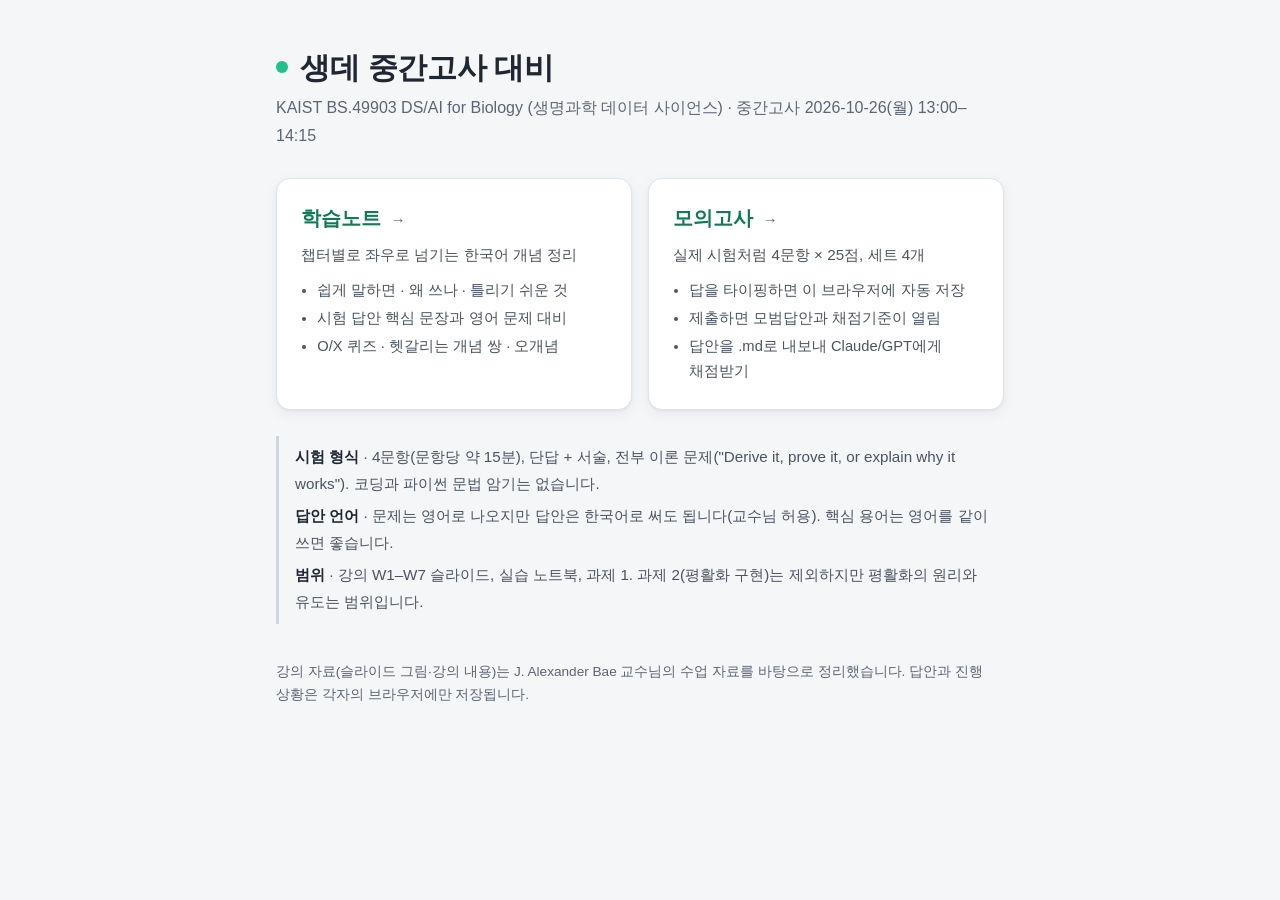
<file: index.html>
<!doctype html>
<html lang="ko">
<head>
<meta charset="utf-8">
<meta name="viewport" content="width=device-width, initial-scale=1">
<meta name="color-scheme" content="light">
<title>생데 중간고사 대비</title>
<meta name="description" content="KAIST BS.49903 생명과학 데이터 사이언스(DS/AI for Biology) 중간고사 대비: 한국어 학습노트와 실전형 모의고사.">
<meta property="og:title" content="생데 중간고사 대비">
<meta property="og:description" content="BS.49903 DS/AI for Biology · 한국어 학습노트 + 실전형 모의고사">
<meta property="og:type" content="website">
<!-- 다음 페이지가 쓰는 수식 파일을 미리 받아 둔다(지원하는 브라우저만) -->
<link rel="prefetch" href="assets/katex/katex.css">
<link rel="prefetch" href="assets/katex/katex.min.js">
<link rel="icon" href="data:image/svg+xml,%3Csvg xmlns=%22http://www.w3.org/2000/svg%22 viewBox=%220 0 16 16%22%3E%3Ccircle cx=%228%22 cy=%228%22 r=%226%22 fill=%22%2322c08a%22/%3E%3C/svg%3E">
<style>
:root {
  --bg: #f4f6f8; --surface: #fff; --text: #1f2733; --muted: #5b6675; --muted-strong: #4a5462;
  --border: #dfe4ea; --accent: #22c08a; --accent-ink: #0f7a55; --accent-soft: #e7f8f1; --rule: #cfd6de;
  color-scheme: light;
}
* { box-sizing: border-box; }
body {
  margin: 0; background: var(--bg); color: var(--text); word-break: keep-all; overflow-wrap: break-word;
  font: 16px/1.75 -apple-system, BlinkMacSystemFont, "Apple SD Gothic Neo", "Noto Sans KR", "Segoe UI", sans-serif;
}
main { max-width: 760px; margin: 0 auto; padding: 48px 16px 64px; }
h1 { font-size: 1.9rem; line-height: 1.3; margin: 0 0 6px; letter-spacing: -.01em; }
h1::before { content: ""; display: inline-block; width: 12px; height: 12px; border-radius: 50%; background: var(--accent); margin-right: 12px; vertical-align: 5px; }
.sub { color: var(--muted); margin: 0 0 28px; }
.cards { display: grid; grid-template-columns: 1fr 1fr; gap: 16px; }
@media (max-width: 620px) { .cards { grid-template-columns: 1fr; } main { padding-top: 32px; } }
a.card {
  display: block; background: var(--surface); border: 1px solid var(--border); border-radius: 14px; padding: 22px 24px;
  color: inherit; text-decoration: none; box-shadow: 0 1px 2px rgba(16,24,40,.05), 0 4px 14px rgba(16,24,40,.06);
  transition: border-color .15s, transform .15s;
}
a.card:hover { border-color: var(--accent); transform: translateY(-1px); }
a.card h2 { margin: 0 0 6px; font-size: 1.25rem; color: var(--accent-ink); }
a.card h2 span { color: var(--muted); font-weight: 500; font-size: .95rem; margin-left: 4px; }
a.card p { margin: 0; color: var(--muted-strong); font-size: .95rem; }
a.card ul { margin: 10px 0 0; padding-left: 1.1em; color: var(--muted-strong); font-size: .92rem; }
a.card li { margin: 2px 0; }
.note { margin-top: 26px; border-left: 3px solid var(--rule); padding: 2px 0 2px 16px; color: var(--muted-strong); font-size: .95rem; }
.note p { margin: 6px 0; }
.note b { color: var(--text); font-weight: 650; }
footer { margin-top: 36px; color: var(--muted); font-size: .85rem; }
</style>
</head>
<body>
<main>
  <h1>생데 중간고사 대비</h1>
  <p class="sub">KAIST BS.49903 DS/AI for Biology (생명과학 데이터 사이언스) · 중간고사 2026-10-26(월) 13:00–14:15</p>

  <div class="cards">
    <a class="card" href="study_guide.html">
      <h2>학습노트 <span>→</span></h2>
      <p>챕터별로 좌우로 넘기는 한국어 개념 정리</p>
      <ul>
        <li>쉽게 말하면 · 왜 쓰나 · 틀리기 쉬운 것</li>
        <li>시험 답안 핵심 문장과 영어 문제 대비</li>
        <li>O/X 퀴즈 · 헷갈리는 개념 쌍 · 오개념</li>
      </ul>
    </a>
    <a class="card" href="mock_exam.html">
      <h2>모의고사 <span>→</span></h2>
      <p>실제 시험처럼 4문항 × 25점, 세트 4개</p>
      <ul>
        <li>답을 타이핑하면 이 브라우저에 자동 저장</li>
        <li>제출하면 모범답안과 채점기준이 열림</li>
        <li>답안을 .md로 내보내 Claude/GPT에게 채점받기</li>
      </ul>
    </a>
  </div>

  <div class="note">
    <p><b>시험 형식</b> · 4문항(문항당 약 15분), 단답 + 서술, 전부 이론 문제("Derive it, prove it, or explain why it works"). 코딩과 파이썬 문법 암기는 없습니다.</p>
    <p><b>답안 언어</b> · 문제는 영어로 나오지만 답안은 한국어로 써도 됩니다(교수님 허용). 핵심 용어는 영어를 같이 쓰면 좋습니다.</p>
    <p><b>범위</b> · 강의 W1–W7 슬라이드, 실습 노트북, 과제 1. 과제 2(평활화 구현)는 제외하지만 평활화의 원리와 유도는 범위입니다.</p>
  </div>

  <footer>강의 자료(슬라이드 그림·강의 내용)는 J. Alexander Bae 교수님의 수업 자료를 바탕으로 정리했습니다. 답안과 진행 상황은 각자의 브라우저에만 저장됩니다.</footer>
</main>
</body>
</html>
</file>
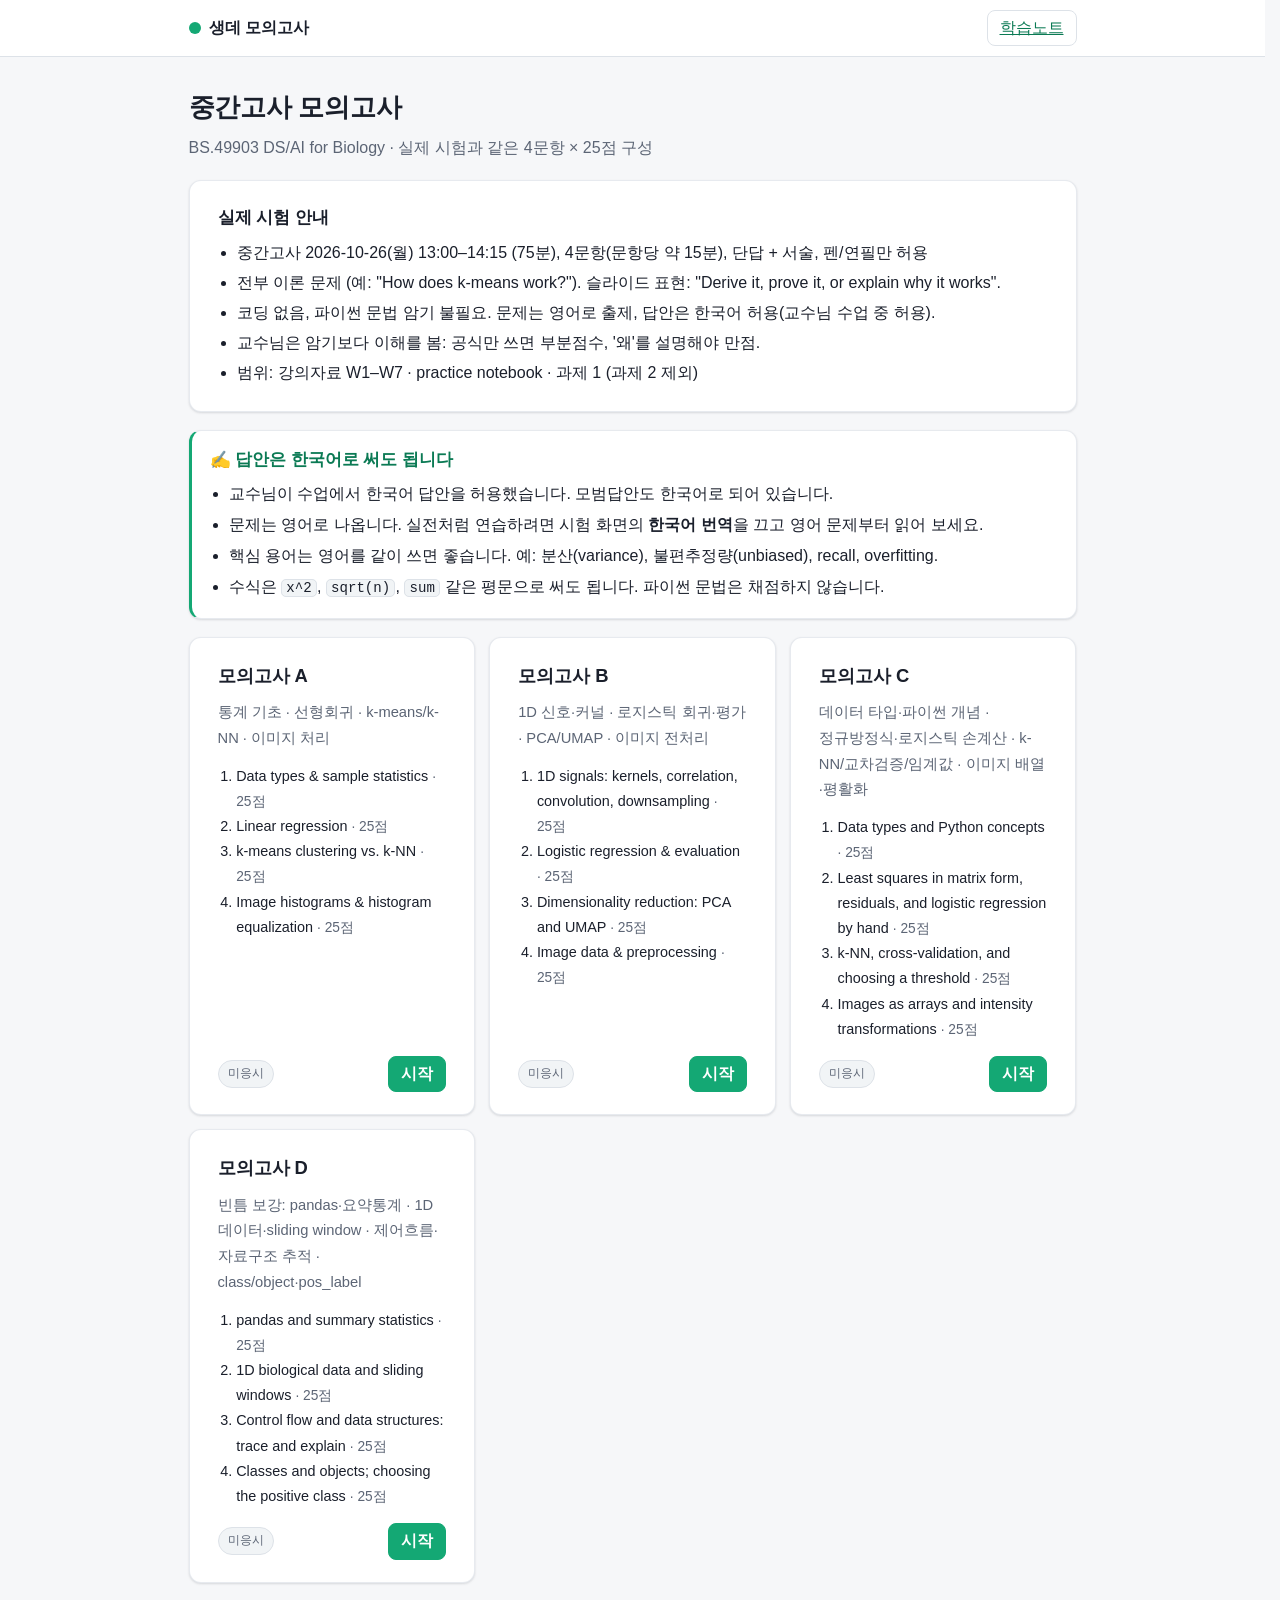
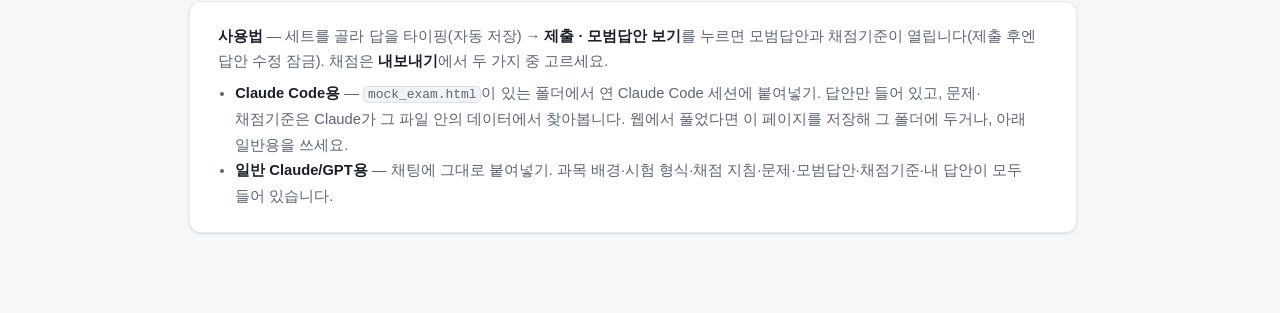
<file: mock_exam.html>
<!doctype html>
<html lang="ko">
<head>
<meta charset="utf-8">
<meta name="viewport" content="width=device-width, initial-scale=1">
<title>생데 모의고사</title>
<meta name="description" content="KAIST BS.49903 생명과학 데이터 사이언스 중간고사 모의고사. 4문항×25점 세트 4개, 모범답안·채점기준, 답안을 .md로 내보내 Claude/GPT에게 채점받기.">
<meta property="og:title" content="생데 중간고사 모의고사">
<meta property="og:description" content="BS.49903 DS/AI for Biology 중간고사 대비 · 실전형 4문항 세트 4개 · 모범답안·채점기준">
<meta property="og:type" content="website">
<link rel="icon" href="data:image/svg+xml,%3Csvg xmlns=%22http://www.w3.org/2000/svg%22 viewBox=%220 0 16 16%22%3E%3Ccircle cx=%228%22 cy=%228%22 r=%226%22 fill=%22%2322c08a%22/%3E%3C/svg%3E">
<meta name="color-scheme" content="light">
<!-- KaTeX 0.16.9 (MIT): 학습노트와 같은 파일을 함께 쓴다. 한 번 받으면 브라우저가 기억한다 -->
<link rel="stylesheet" href="assets/katex/katex.css">
<script src="assets/katex/katex.min.js"></script>
<script src="assets/katex/auto-render.min.js"></script>
<style>
:root {
  --bg: #f6f7f9;
  --surface: #ffffff;
  --surface-2: #f1f4f6;
  --text: #1a1f2b;
  --muted: #5c6575;
  --border: #dde2e8;
  --accent: #14a874;
  --accent-ink: #0b7a54;
  --accent-soft: #e3f6ee;
  --short: #2563eb;
  --short-soft: #e6eefc;
  --long: #9333ea;
  --long-soft: #f3e8fd;
  --warn: #b45309;
  --warn-soft: #fdf3e2;
  --danger: #c2410c;
  --radius: 12px;
  --shadow: 0 1px 2px rgba(16, 24, 40, .06), 0 1px 3px rgba(16, 24, 40, .08);
  --font: -apple-system, BlinkMacSystemFont, "Apple SD Gothic Neo", "Noto Sans KR", "Segoe UI", sans-serif;
  --mono: ui-monospace, SFMono-Regular, Menlo, Consolas, monospace;
  color-scheme: light;
}

* { box-sizing: border-box; }
html { -webkit-text-size-adjust: 100%; scrollbar-gutter: stable; }
html, body { overscroll-behavior: none; }  /* 스크롤 끝 바운스 끄기 */
body {
  margin: 0; background: var(--bg); color: var(--text);
  font: 16px/1.75 var(--font); word-break: keep-all; overflow-wrap: break-word;
}
button, select, textarea { font: inherit; color: inherit; }
a { color: var(--accent-ink); }
code {
  font-family: var(--mono); font-size: .88em; background: var(--surface-2);
  border: 1px solid var(--border); border-radius: 5px; padding: 0 .3em;
}

/* top bar */
.topbar {
  position: sticky; top: 0; z-index: 10; background: color-mix(in srgb, var(--surface) 92%, transparent);
  backdrop-filter: saturate(1.4) blur(8px); border-bottom: 1px solid var(--border);
}
.topbar-inner {
  max-width: 960px; margin: 0 auto; padding: 10px 16px; display: flex; gap: 10px;
  align-items: center; flex-wrap: wrap;
}
.brand { font-weight: 700; display: flex; align-items: center; gap: 8px; margin-right: auto; }
.brand::before {
  content: ""; width: 12px; height: 12px; border-radius: 50%; background: var(--accent); flex: none;
}
.brand small { font-weight: 500; color: var(--muted); }
.btn {
  border: 1px solid var(--border); background: var(--surface); border-radius: 8px;
  padding: 6px 12px; cursor: pointer; white-space: nowrap; line-height: 1.4;
}
.btn:hover { border-color: var(--accent); }
.btn.primary { background: var(--accent); border-color: var(--accent); color: #fff; font-weight: 600; }
.btn.primary:hover { filter: brightness(1.06); }
.btn.ghost { background: transparent; }
.btn:disabled { opacity: .45; cursor: default; }

main { max-width: 960px; margin: 0 auto; padding: 20px 16px 80px; }
.view[hidden] { display: none !important; }

/* home */
.hero { margin: 8px 0 18px; }
.hero h1 { font-size: 1.6rem; margin: 0 0 4px; letter-spacing: -.01em; }
.hero p { margin: 0; color: var(--muted); }
.card {
  background: var(--surface); border: 1px solid var(--border); border-radius: var(--radius);
  box-shadow: var(--shadow); padding: 18px 20px;
}
.info ul { margin: 6px 0 0; padding-left: 1.2em; }
.info li { margin: 2px 0; }
.info h2 { font-size: 1.05rem; margin: 0 0 4px; }
.notice { margin-top: 12px; padding: 10px 14px; border-radius: 10px; background: var(--warn-soft); color: var(--warn); font-size: .92rem; }
.notice[hidden] { display: none; }
.sets { display: grid; grid-template-columns: repeat(auto-fill, minmax(260px, 1fr)); gap: 14px; margin-top: 18px; }
.set-card { display: flex; flex-direction: column; gap: 8px; }
.set-card h3 { margin: 0; font-size: 1.15rem; }
.set-card .sub { color: var(--muted); font-size: .92rem; }
.set-card ol { margin: 4px 0 6px; padding-left: 1.3em; font-size: .9rem; }
.set-card .row { display: flex; gap: 8px; align-items: center; margin-top: auto; flex-wrap: wrap; }
.pill {
  display: inline-block; font-size: .78rem; padding: 2px 9px; border-radius: 999px;
  border: 1px solid var(--border); color: var(--muted); background: var(--surface-2);
}
.pill.done { color: var(--accent-ink); background: var(--accent-soft); border-color: transparent; }
.pill.prog { color: var(--warn); background: var(--warn-soft); border-color: transparent; }
.howto { margin-top: 18px; font-size: .92rem; color: var(--muted); }
.howto b { color: var(--text); }

/* exam */
.exam-head { display: flex; gap: 10px; align-items: baseline; flex-wrap: wrap; margin: 4px 0 6px; }
.exam-head h1 { font-size: 1.45rem; margin: 0; }
.exam-head .sub { color: var(--muted); }
.toolbar {
  display: flex; gap: 8px; flex-wrap: wrap; align-items: center; margin: 10px 0 16px;
}
.toolbar label { display: inline-flex; gap: 6px; align-items: center; font-size: .92rem; color: var(--muted); cursor: pointer; }
.qnav { display: flex; gap: 6px; flex-wrap: wrap; }
.qchip {
  border: 1px solid var(--border); background: var(--surface); border-radius: 8px; padding: 4px 10px;
  font-size: .88rem; cursor: pointer;
}
.qchip b { margin-right: 4px; }
.qchip .cnt { color: var(--muted); }
.qchip.full { border-color: var(--accent); }
.banner {
  padding: 10px 14px; border-radius: 10px; background: var(--accent-soft); color: var(--accent-ink);
  margin-bottom: 14px; font-size: .94rem;
}
.banner[hidden] { display: none; }

.q { margin-bottom: 22px; scroll-margin-top: 80px; }
.q-head { display: flex; gap: 10px; align-items: baseline; flex-wrap: wrap; border-bottom: 1px solid var(--border); padding-bottom: 10px; margin-bottom: 12px; }
.q-no { font-weight: 800; color: var(--accent-ink); font-size: 1.2rem; }
.q-title { font-weight: 700; font-size: 1.12rem; }
.q-meta { margin-left: auto; color: var(--muted); font-size: .86rem; display: flex; gap: 8px; flex-wrap: wrap; }
.intro { margin: 0 0 6px; }
.ko { color: var(--muted); font-size: .93rem; }
body.hide-ko .ko { display: none; }

.part { padding: 14px 0 6px; border-top: 1px dashed var(--border); }
.part:first-of-type { border-top: 0; }
.part-head { display: flex; gap: 8px; align-items: center; margin-bottom: 4px; flex-wrap: wrap; }
.plabel { font-weight: 700; }
.badge { font-size: .74rem; padding: 1px 8px; border-radius: 999px; font-weight: 600; }
.badge.short { color: var(--short); background: var(--short-soft); }
.badge.long { color: var(--long); background: var(--long-soft); }
.pts { color: var(--muted); font-size: .86rem; }
.prompt p, .md p { margin: .35em 0; }
.md ul, .md ol { margin: .35em 0; padding-left: 1.35em; }
.md li { margin: .15em 0; }
.md li > ul { margin: .1em 0; }
.md .math-display { overflow-x: auto; overflow-y: hidden; padding: 2px 0; }
.md .tbl { overflow-x: auto; margin: .5em 0; }
.md table { border-collapse: collapse; font-size: .9rem; min-width: 100%; }
.md th, .md td { border: 1px solid var(--border); padding: 5px 8px; text-align: left; vertical-align: top; }
.md th { background: var(--surface-2); }
.katex-display { margin: .4em 0; }

textarea.ans {
  width: 100%; margin-top: 8px; padding: 10px 12px; border-radius: 10px;
  border: 1px solid var(--border); background: var(--surface-2); resize: vertical;
  line-height: 1.6; min-height: 6.5em;
}
textarea.ans.long { min-height: 13em; }
textarea.ans:focus { outline: 2px solid color-mix(in srgb, var(--accent) 55%, transparent); border-color: var(--accent); background: var(--surface); }
textarea.ans[readonly] { opacity: .9; }
.ans-foot { display: flex; justify-content: flex-end; gap: 10px; font-size: .8rem; color: var(--muted); margin-top: 2px; }

details.key {
  margin: 10px 0 4px; border: 1px solid var(--border); border-radius: 10px; background: var(--surface-2);
}
details.key > summary { cursor: pointer; padding: 8px 12px; font-weight: 600; color: var(--accent-ink); }
details.key .key-body { padding: 0 14px 12px; }
details.key h4 { margin: 10px 0 4px; font-size: .9rem; color: var(--muted); }
.rubric li span { color: var(--accent-ink); font-weight: 700; margin-right: 4px; }

/* dialog */
dialog {
  width: min(880px, calc(100vw - 24px)); max-height: calc(100vh - 32px); border: 1px solid var(--border);
  border-radius: 14px; padding: 0; background: var(--surface); color: var(--text);
}
dialog::backdrop { background: rgba(10, 14, 20, .45); }
.dlg { display: flex; flex-direction: column; max-height: calc(100vh - 34px); }
.dlg-head { padding: 14px 18px; border-bottom: 1px solid var(--border); display: flex; align-items: center; gap: 10px; }
.dlg-head h2 { margin: 0; font-size: 1.1rem; margin-right: auto; }
.dlg-body { padding: 14px 18px; overflow: auto; }
.opts { display: grid; grid-template-columns: 1fr 1fr; gap: 10px; }
@media (max-width: 620px) { .opts { grid-template-columns: 1fr; } }
.opt {
  border: 1px solid var(--border); border-radius: 10px; padding: 10px 12px; cursor: pointer; display: block;
}
.opt input { margin-right: 6px; }
.opt.on { border-color: var(--accent); background: var(--accent-soft); }
.opt b { display: inline; }
.opt p { margin: 4px 0 0; color: var(--muted); font-size: .88rem; }
textarea.preview {
  width: 100%; height: 42vh; margin-top: 12px; font: 12.5px/1.5 var(--mono); padding: 10px;
  border-radius: 10px; border: 1px solid var(--border); background: var(--surface-2); resize: vertical;
}
.dlg-foot { padding: 12px 18px; border-top: 1px solid var(--border); display: flex; gap: 8px; flex-wrap: wrap; align-items: center; }
.dlg-foot .msg { margin-right: auto; color: var(--accent-ink); font-size: .9rem; }

@media (max-width: 560px) {
  body { font-size: 15px; }
  .card { padding: 14px; }
  .q-meta { margin-left: 0; width: 100%; }
}

/* ---------- 학습노트와 같은 차분한 디자인: 초록=핵심, 주황=주의, 회색=보조. 박스는 배경 대신 왼쪽 띠 ---------- */
:root { --rule: #cfd6de; --muted-strong: #4a5462; --warn-ink: #a5560a; }
main, .topbar-inner { max-width: 920px; }
.card { padding: 22px 28px; border-color: color-mix(in srgb, var(--border) 70%, transparent); }
.q { padding: 26px 34px 22px; }
.q-title { font-size: 1.15rem; }
.part { padding: 20px 0 10px; }
.prompt { font-size: 1.02rem; }
.md p { margin: .45em 0; }
.md li { margin: .3em 0; }
.md li::marker { color: var(--muted); }
.md strong, .md b { font-weight: 650; }
.md th, .md td { min-width: 4.5em; }
/* 한국어 번역: 영어 문제와 구분되게 회색 + 얇은 왼쪽 띠 */
.ko { color: var(--muted-strong); font-size: .93rem; border-left: 2px solid var(--rule); padding-left: 12px; margin: 6px 0 2px; }
/* 단답/서술 표시: 파랑·보라 대신 회색/초록 */
.badge.short { color: var(--muted-strong); background: none; border: 1px solid var(--rule); }
.badge.long { color: var(--accent-ink); background: var(--accent-soft); }
textarea.ans { line-height: 1.7; }
/* 모범답안 박스 */
details.key { background: none; border: 0; border-left: 3px solid var(--accent); border-radius: 0; margin: 14px 0 6px; }
details.key > summary { padding: 6px 14px; }
details.key .key-body { padding: 2px 14px 10px 16px; }
.kblk { margin: 14px 0 0; }
.kblk > .kt { font-size: .92rem; font-weight: 750; color: var(--muted-strong); margin-bottom: 4px; }
.kblk > .kt small { font-weight: 500; color: var(--muted); margin-left: 6px; }
.kblk.ans > .kt { color: var(--accent-ink); }
.kblk.rub, .kblk.mis { border-left: 2px solid var(--rule); padding-left: 14px; }
.kblk.mis { border-left-color: var(--warn); }
.kblk.mis > .kt { color: var(--warn-ink); }
.kblk.mis li::marker { content: "✗  "; color: var(--warn-ink); }
.rubric { padding-left: 1.1em; }
.rubric li span { display: inline-block; min-width: 3.2em; }
/* 한국어 답안 안내 */
.lang-note { border-left: 3px solid var(--accent); padding: 14px 18px; margin-top: 18px; }
.lang-note h2 { font-size: 1.05rem; margin: 0 0 4px; color: var(--accent-ink); }
.lang-note ul { margin: 6px 0 0; padding-left: 1.2em; }
.lang-note li { margin: 3px 0; }
.toolbar .hint { font-size: .8rem; color: var(--muted); }
/* 화면 전환 직후 관성 잠금(아래 toTop 참고) */
html.navlock { overflow: hidden; }
@media (max-width: 560px) {
  .q { padding: 18px 16px 14px; }
  .toolbar .hint { display: none; }
  /* 상단바를 한 줄로: 긴 이름은 줄이고, 시험 화면에서는 제목 글자를 숨긴다 */
  .topbar-inner { gap: 6px; padding: 8px 10px; flex-wrap: nowrap; }
  .topbar .btn { padding: 5px 9px; font-size: 14px; }
  .brand small, .btn .long { display: none; }
  body.in-exam .brand .bt { display: none; }
}
</style>
</head>
<body>
<header class="topbar">
  <div class="topbar-inner">
    <div class="brand"><span class="bt">생데 모의고사</span> <small id="brandSet"></small></div>
    <a class="btn ghost" href="study_guide.html">학습노트</a>
    <button class="btn" id="btnHome" hidden><span class="long">세트 </span>목록</button>
    <button class="btn" id="btnExport" hidden>내보내기<span class="long"> (.md)</span></button>
    <button class="btn primary" id="btnSubmit" hidden>제출<span class="long"> · 모범답안 보기</span></button>
  </div>
</header>

<main>
  <!-- ───────── HOME ───────── -->
  <section class="view" id="viewHome">
    <div class="hero">
      <h1>중간고사 모의고사</h1>
      <p>BS.49903 DS/AI for Biology · 실제 시험과 같은 4문항 × 25점 구성</p>
    </div>
    <div class="card info">
      <h2>실제 시험 안내</h2>
      <ul id="metaList"></ul>
      <div class="notice" id="storageWarn" hidden>이 브라우저에서는 자동 저장이 안 됩니다. 다 쓰면 꼭 <b>내보내기</b>로 답안을 저장하세요.</div>
    </div>
    <div class="card lang-note">
      <h2>✍️ 답안은 한국어로 써도 됩니다</h2>
      <ul>
        <li>교수님이 수업에서 한국어 답안을 허용했습니다. 모범답안도 한국어로 되어 있습니다.</li>
        <li>문제는 영어로 나옵니다. 실전처럼 연습하려면 시험 화면의 <b>한국어 번역</b>을 끄고 영어 문제부터 읽어 보세요.</li>
        <li>핵심 용어는 영어를 같이 쓰면 좋습니다. 예: 분산(variance), 불편추정량(unbiased), recall, overfitting.</li>
        <li>수식은 <code>x^2</code>, <code>sqrt(n)</code>, <code>sum</code> 같은 평문으로 써도 됩니다. 파이썬 문법은 채점하지 않습니다.</li>
      </ul>
    </div>
    <div class="sets" id="setList"></div>
    <div class="howto card" style="margin-top:18px">
      <b>사용법</b> — 세트를 골라 답을 타이핑(자동 저장) → <b>제출 · 모범답안 보기</b>를 누르면 모범답안과 채점기준이 열립니다(제출 후엔 답안 수정 잠금).
      채점은 <b>내보내기</b>에서 두 가지 중 고르세요.
      <ul style="margin:6px 0 0; padding-left:1.2em">
        <li><b>Claude Code용</b> — <code>mock_exam.html</code>이 있는 폴더에서 연 Claude Code 세션에 붙여넣기. 답안만 들어 있고, 문제·채점기준은 Claude가 그 파일 안의 데이터에서 찾아봅니다. 웹에서 풀었다면 이 페이지를 저장해 그 폴더에 두거나, 아래 일반용을 쓰세요.</li>
        <li><b>일반 Claude/GPT용</b> — 채팅에 그대로 붙여넣기. 과목 배경·시험 형식·채점 지침·문제·모범답안·채점기준·내 답안이 모두 들어 있습니다.</li>
      </ul>
    </div>
  </section>

  <!-- ───────── EXAM ───────── -->
  <section class="view" id="viewExam" hidden>
    <div class="exam-head">
      <h1 id="examTitle"></h1>
      <span class="sub" id="examSub"></span>
    </div>
    <div class="toolbar">
      <nav class="qnav" id="qnav"></nav>
      <span style="flex:1"></span>
      <label title="실전 연습은 끄고 영어 문제로 풀어 보세요"><input type="checkbox" id="toggleKo" checked> 한국어 번역</label><span class="hint">실전 연습은 끄고</span>
      <button class="btn" id="btnReset">다시 풀기</button>
    </div>
    <div class="banner" id="submittedBanner" hidden></div>
    <div id="questions"></div>
  </section>
</main>

<dialog id="dlgExport">
  <div class="dlg">
    <div class="dlg-head">
      <h2>답안 내보내기</h2>
      <button class="btn ghost" id="dlgClose" aria-label="닫기">닫기</button>
    </div>
    <div class="dlg-body">
      <div class="opts">
        <label class="opt on" data-mode="cc">
          <input type="radio" name="mode" value="cc" checked><b>Claude Code 세션용 (간결)</b>
          <p><code>mock_exam.html</code>이 있는 폴더에서 연 Claude Code에 붙여넣기. 내 답안 + 문항 ID만. 문제·모범답안·채점기준은 Claude가 그 파일에서 찾음.</p>
        </label>
        <label class="opt" data-mode="full">
          <input type="radio" name="mode" value="full"><b>일반 Claude / GPT용 (자기완결)</b>
          <p>과목 배경, 시험 형식, 채점 지침, 문제(영/한), 모범답안, 채점기준, 내 답안까지 전부 포함.</p>
        </label>
      </div>
      <textarea class="preview" id="preview" readonly spellcheck="false"></textarea>
    </div>
    <div class="dlg-foot">
      <span class="msg" id="dlgMsg"></span>
      <button class="btn" id="btnCopy">클립보드에 복사</button>
      <button class="btn primary" id="btnDownload">.md 다운로드</button>
    </div>
  </div>
</dialog>

<script id="exam-data-AB">
/* 생데(BS.49903 DS/AI for Biology) 중간고사 모의고사 문제 데이터
 *
 * - mock_exam.html 안에 내장된 데이터 블록(세트 A·B). 세트 C·D 는 아래 exam-data-C / exam-data-D 블록.
 * - Claude Code 채점 시: 내보낸 MD 의 문항 ID(예: A1b)로 이 파일에서
 *   prompt_en / prompt_ko / model_answer / rubric / mistakes 를 찾는다.
 * - 문자열은 String.raw 템플릿(R`...`)이라 TeX 백슬래시를 그대로 쓴다.
 *   템플릿 안에서는 백틱을 쓸 수 없으므로 인라인 코드는 ‵...‵ 로 쓰고 로더가 ` 로 바꾼다.
 * - 새 세트 추가: exam-data-D 블록 다음에 MOCK_EXAM_ADD({ id: "E", ... }) 를 호출하는 script 블록을 하나 더 넣으면 된다.
 */
(function () {
  const R = String.raw;

  const META = {
    course: "KAIST BS.49903 DS/AI for Biology (생명과학 데이터 사이언스), Fall 2026 — Prof. J. Alexander Bae",
    exam: "중간고사 2026-10-26(월) 13:00–14:15 (75분), 4문항(문항당 약 15분), 단답 + 서술, 펜/연필만 허용",
    style: [
      "전부 이론 문제 (예: \"How does k-means work?\"). 슬라이드 표현: \"Derive it, prove it, or explain why it works\".",
      "코딩 없음, 파이썬 문법 암기 불필요. 문제는 영어로 출제, 답안은 한국어 허용(교수님 수업 중 허용).",
      "교수님은 암기보다 이해를 봄: 공식만 쓰면 부분점수, '왜'를 설명해야 만점.",
    ],
    scope: [
      "W1 Course intro / setup (가상환경, Jupyter)",
      "W2 Data structures & basic programming (dtype, overflow, list/tuple/dict/array, and vs &, 지역/전역 변수, class)",
      "W3 1D biological data (pandas, 평균/표준편차, Bessel, SEM, CV, downsampling, sliding window, kernel, correlation vs convolution, moving average, Gaussian) + Linear regression (정규방정식, R², 'linear in β')",
      "W4 Logistic regression (sigmoid, cross-entropy, 표준화, bias/variance, L2 정규화, confusion matrix, precision/recall/F1, PR curve)",
      "W5 PCA, SVD, UMAP, supervised vs unsupervised, k-NN, cross-validation, k-means, elbow, silhouette",
      "W7 Image processing (2D array, dtype, color, histogram, brightness/contrast point operations, min-max/percentile normalization, histogram equalization 유도, normalization vs equalization)",
      "Practice notebooks W2–W7 + Assignment 1 (Bessel 실험, 펭귄 Simpson's paradox, fMRI 3차 다항 회귀, 정규방정식 직접 계산)",
      "제외: Assignment 2 (히스토그램 평활화 직접 구현 과제) — 단, 평활화 원리/유도는 범위",
    ],
  };

  // ───────────────────────── SET A ─────────────────────────
  const SET_A = {
    id: "A",
    title: "모의고사 A",
    subtitle: "통계 기초 · 선형회귀 · k-means/k-NN · 이미지 처리",
    duration_min: 75,
    questions: [
      {
        id: "A1",
        title: "Data types & sample statistics",
        topic: "데이터·통계 기초",
        points: 25,
        suggested_min: 15,
        intro_en: R`Part (a) is about data types. Parts (b)–(d): you measure a quantity in $n$ individuals sampled from a large population with mean $\mu$ and variance $\sigma^2$.`,
        intro_ko: R`(a)는 데이터 타입 문제. (b)–(d): 평균 $\mu$, 분산 $\sigma^2$ 인 큰 모집단에서 $n$ 개체를 뽑아 어떤 값을 측정한다.`,
        parts: [
          {
            id: "A1a", label: "(a)", type: "short", points: 4,
            prompt_en: R`Two ‵uint8‵ values $a = 242$ and $b = 100$ are added. What is the result, and why? When you add two ‵uint8‵ images pixel by pixel, how should you avoid this problem?`,
            prompt_ko: R`‵uint8‵ 값 $a=242$, $b=100$ 을 더하면 결과는? 이유는? 두 ‵uint8‵ 이미지를 픽셀별로 더할 때 이 문제를 어떻게 피해야 하는가?`,
            model_answer: R`
**결과는 86이다.**

- ‵uint8‵은 8비트 부호 없는 정수다. 표현할 수 있는 값은 $0$부터 $255$까지 $2^8 = 256$개뿐이다.
- $242 + 100 = 342$는 이 범위를 넘는다. 그래서 값이 256으로 나눈 나머지로 감긴다(wrap-around, overflow). 즉 $342 - 256 = 86$이다.
- numpy는 이 overflow를 에러로 막지 않는다. 계산은 그대로 진행되어 86이 나온다. 이미지 같은 배열끼리의 연산에서는 경고조차 없다. 그래서 이미지나 시퀀싱 데이터에서 흔히 생기는 버그다.

**피하는 법**
1. 계산 전에 더 넓은 타입(‵int‵, ‵int16‵, ‵float‵)으로 바꾼다(casting).
2. 계산한 결과를 $[0, 255]$로 자른다(clip).
3. 필요하면 다시 ‵uint8‵로 바꾼다.

중간 계산값의 범위까지 고려해야 한다. 예를 들어 픽셀 $200 + 200 = 400$도 중간 계산에서 overflow가 난다.
`,
            rubric: [
              { pts: 1, text: "결과 86" },
              { pts: 1.5, text: "uint8 범위 0–255 와 256으로 감기는(modulo) overflow 설명" },
              { pts: 1.5, text: "넓은 타입으로 캐스팅 후 계산 + clip/재변환 (중간 계산값 범위 언급 시 만점)" },
            ],
            mistakes: ["342 라고 답함(파이썬 int 와 혼동)", "255 로 포화(saturate)된다고 답함 — numpy uint8 덧셈은 포화가 아니라 감김"],
          },
          {
            id: "A1b", label: "(b)", type: "long", points: 10,
            prompt_en: R`Let $x_1, \dots, x_n$ be i.i.d. with mean $\mu$ and variance $\sigma^2$, and let $\bar{x} = \frac{1}{n}\sum_i x_i$. **Prove** that $\mathbb{E}\left[\sum_{i=1}^{n}(x_i - \bar{x})^2\right] = (n-1)\sigma^2$, and conclude why the sample variance divides by $n-1$ instead of $n$.`,
            prompt_ko: R`$x_1,\dots,x_n$ 이 평균 $\mu$, 분산 $\sigma^2$ 인 i.i.d. 이고 $\bar x$ 가 표본평균일 때 $\mathbb{E}[\sum(x_i-\bar x)^2]=(n-1)\sigma^2$ 임을 **증명**하고, 표본분산을 $n$ 이 아니라 $n-1$ 로 나누는 이유를 결론지어라.`,
            model_answer: R`
**1) 제곱 전개.** $x_i - \mu = (x_i - \bar{x}) + (\bar{x} - \mu)$로 쪼갠다. 양변을 제곱해 $i$에 대해 더하면 다음과 같다.
$$\sum_i (x_i-\mu)^2 = \sum_i (x_i-\bar{x})^2 + \sum_i(\bar{x}-\mu)^2 + 2\sum_i (x_i-\bar{x})(\bar{x}-\mu)$$

**2) 교차항은 0이다.** $(\bar x - \mu)$는 $i$와 무관한 상수다. 또 $\sum_i (x_i - \bar{x}) = n\bar{x} - n\bar{x} = 0$이다. 그래서 교차항이 사라진다.

**3) 정리.** $\sum_i(\bar x-\mu)^2 = n(\bar{x}-\mu)^2$이다. 따라서 다음 식을 얻는다.
$$\sum_i (x_i-\bar{x})^2 = \sum_i (x_i-\mu)^2 - n(\bar{x}-\mu)^2$$

**4) 기댓값.** $\mathbb{E}[(x_i-\mu)^2] = \sigma^2$이다. 그리고 $\mathbb{E}[(\bar x-\mu)^2] = \mathrm{Var}(\bar x)$이다.

**5) 표본평균의 분산.** $x_i$들은 독립이므로 합의 분산은 분산의 합이다. 따라서 $\mathrm{Var}(\bar{x}) = \frac{1}{n^2}\sum_i \mathrm{Var}(x_i) = \frac{1}{n^2}\cdot n\sigma^2 = \frac{\sigma^2}{n}$이다.

**6) 대입.** 3)의 식에 기댓값을 취하고 4)와 5)를 넣는다.
$$\mathbb{E}\Big[\sum_i (x_i-\bar{x})^2\Big] = n\sigma^2 - n\cdot\frac{\sigma^2}{n} = (n-1)\sigma^2$$

**7) 결론.** 양변을 $n-1$로 나누면 $\mathbb{E}\big[\frac{1}{n-1}\sum_i(x_i-\bar x)^2\big] = \sigma^2$이다. 따라서 $s^2 = \frac{1}{n-1}\sum(x_i-\bar x)^2$은 $\sigma^2$의 **불편추정량(unbiased estimator)**이다. $n$으로 나누면 기댓값이 $\frac{n-1}{n}\sigma^2$이 되어 항상 작다.

**직관.** $\bar x$는 같은 데이터로 계산한 값이다. 그리고 $\sum(x_i - c)^2$을 가장 작게 만드는 $c$가 바로 $\bar x$다. 그래서 데이터는 진짜 $\mu$보다 $\bar x$에 더 가깝고, 편차가 체계적으로 작게 나온다. 평균을 추정하느라 자유도(degrees of freedom) 1개를 써 버린 셈이다. 그래서 $n-1$로 나눈다.
`,
            rubric: [
              { pts: 2, text: "(x_i−μ) = (x_i−x̄)+(x̄−μ) 분해 및 전개" },
              { pts: 2, text: "Σ(x_i−x̄)=0 이라 교차항이 사라짐을 보임" },
              { pts: 2, text: "Var(x̄)=σ²/n 을 독립성으로 유도(그냥 쓰면 1점)" },
              { pts: 2, text: "기댓값 대입해 nσ² − σ² = (n−1)σ² 도출" },
              { pts: 2, text: "n−1 로 나눈 s² 가 불편추정량이라는 결론 + 직관(x̄ 가 데이터에 더 가까움 / 자유도)" },
            ],
            mistakes: ["E[(x̄−μ)²]=σ² 로 착각", "교차항이 왜 0인지 설명 없이 생략", "'n이 크면 차이가 작아서'만 쓰고 증명 없음"],
          },
          {
            id: "A1c", label: "(c)", type: "short", points: 5,
            prompt_en: R`In Assignment 1, you drew 1000 samples of size 30 from a population whose true SD is 8.80. The average sample SD was **8.61** when dividing by $n$ and **8.76** when dividing by $n-1$. Explain both numbers. Why is the corrected value still slightly below 8.80?`,
            prompt_ko: R`과제 1에서 참 SD가 8.80인 모집단에서 크기 30 표본을 1000번 뽑았더니, 표본 SD 평균이 $n$ 으로 나누면 8.61, $n-1$ 로 나누면 8.76이었다. 두 숫자를 설명하라. 보정했는데도 8.80보다 살짝 작은 이유는?`,
            model_answer: R`
- **8.61 (n으로 나눔):** 체계적으로 작은 값이다. 이것이 **편향(bias)**이다. 반복을 더 늘려도 같은 방향으로 낮게 나오므로 랜덤 오차가 아니다. 이유는 (b)와 같다. 편차를 진짜 $\mu$가 아니라 데이터에 맞춰진 $\bar x$에서 재기 때문에 작게 나온다.
- **8.76 (n−1로 나눔):** Bessel 보정으로 큰 체계적 과소추정이 사라진다. 그래서 거의 8.80이다.
- **그래도 살짝 작은 이유:** Bessel 보정이 불편하게 만드는 것은 **분산** $s^2$뿐이다($\mathbb{E}[s^2]=\sigma^2$). 표준편차 $s=\sqrt{s^2}$까지 불편하게 만들지는 않는다. 제곱근은 오목(concave) 함수다. 즉 값이 커질수록 덜 늘어난다. 예를 들어 $s^2$가 1 또는 9로 반반씩 나온다고 하자. $s^2$의 평균은 5이므로 $\sqrt{\mathbb{E}[s^2]} = \sqrt5 \approx 2.24$다. 그런데 $s$의 평균은 $(1+3)/2 = 2$로 더 작다. 일반적으로 Jensen 부등식에 의해 $\mathbb{E}[\sqrt{s^2}] \le \sqrt{\mathbb{E}[s^2]} = \sigma$이다. 따라서 약간의 하향 편향이 남는다.
`,
            rubric: [
              { pts: 2, text: "n으로 나누면 체계적 과소추정(bias)이며 그 이유(x̄ 기준 편차가 작음)" },
              { pts: 1, text: "Bessel 보정으로 대부분 해결됨" },
              { pts: 2, text: "불편인 것은 분산이지 SD가 아님 + 제곱근의 오목성/Jensen" },
            ],
            mistakes: ["'표본 수가 30이라 우연히' — 랜덤 오차로 설명", "n−1 이 SD까지 정확히 불편하게 만든다고 답함"],
          },
          {
            id: "A1d", label: "(d)", type: "short", points: 6,
            prompt_en: R`Define the standard deviation (SD), the standard error of the mean (SEM), and the coefficient of variation (CV). If you record more subjects, which of SD and SEM shrinks? When should an error bar show SEM, and when SD?`,
            prompt_ko: R`SD, SEM, CV 를 정의하라. 피험자를 더 모으면 SD와 SEM 중 무엇이 줄어드는가? 에러바에 SEM 을 쓸 때와 SD 를 쓸 때는 각각 언제인가?`,
            model_answer: R`
- **SD(표준편차):** 개별 값들이 평균 주위로 얼마나 퍼져 있는지를 나타낸다. 즉 개체 간 변동성이다. $N$을 늘려도 줄지 않고 모집단의 $\sigma$로 수렴한다.
- **SEM(평균의 표준오차)** $= \mathrm{SD}/\sqrt{N}$: 평균 추정치의 불확실성이다. $N$개의 독립 시행이나 피험자로 구한 평균이 얼마나 정확한지를 나타낸다. $N$이 늘면 $1/\sqrt N$에 비례해 **줄어든다**.
- **CV(변동계수)** $= \sigma/\mu$: 평균에 대한 상대 변동성이다. 단위가 없어서 스케일이 다른 양을 비교할 수 있다.
  - 평균 4000 kg, SD 10 kg이면 $\mathrm{CV} = 1/400$이다.
  - 평균 70 kg, SD 10 kg이면 $\mathrm{CV} = 1/7$이다.
  - SD는 같아도 후자가 훨씬 들쭉날쭉하다.
- **에러바:** 그룹 간 평균을 비교할 때는 보통 SEM을 쓴다. 피험자 간 퍼짐 자체가 요점일 때는 SD가 정직한 선택이다. SEM은 N만 키우면 작아져서 변동성을 작아 보이게 하기 때문이다.
`,
            rubric: [
              { pts: 1.5, text: "SD 정의(개체 퍼짐), N에 따라 줄지 않음" },
              { pts: 1.5, text: "SEM = SD/√N, 평균의 불확실성, N 증가 시 감소" },
              { pts: 1, text: "CV = σ/μ, 단위 없는 상대 변동성" },
              { pts: 2, text: "에러바 선택 기준(평균 비교 → SEM / 퍼짐이 요점 → SD)" },
            ],
            mistakes: ["SD도 N이 늘면 줄어든다고 답함", "SEM = SD/N 으로 씀"],
          },
        ],
      },
      {
        id: "A2",
        title: "Linear regression",
        topic: "회귀",
        points: 25,
        suggested_min: 15,
        intro_en: R`Consider the model $\hat{y} = \beta_0 + \beta_1 x$ fitted by least squares, $L = \sum_i (y_i - \hat{y}_i)^2$.`,
        intro_ko: R`최소제곱 $L=\sum_i (y_i-\hat y_i)^2$ 로 적합하는 모델 $\hat y = \beta_0 + \beta_1 x$ 를 생각하자.`,
        parts: [
          {
            id: "A2a", label: "(a)", type: "long", points: 8,
            prompt_en: R`You have only two data points, $(0, 0)$ and $(m, n)$ with $m \neq 0$. Write the loss $L(\beta_0, \beta_1)$ explicitly and **derive** $\beta_0$ and $\beta_1$ by setting the partial derivatives to zero. Interpret the result.`,
            prompt_ko: R`데이터가 $(0,0)$, $(m,n)$ ($m\ne0$) 두 점뿐이다. 손실 $L(\beta_0,\beta_1)$ 을 직접 쓰고, 편미분 = 0 으로 $\beta_0,\beta_1$ 을 **유도**하라. 결과를 해석하라.`,
            model_answer: R`
**손실 쓰기.** 두 점을 넣으면 손실은 다음과 같다.
$$L = (0 - (\beta_0 + \beta_1\cdot 0))^2 + (n - (\beta_0 + \beta_1 m))^2 = \beta_0^2 + (n - \beta_0 - m\beta_1)^2$$
$$= 2\beta_0^2 + 2m\beta_0\beta_1 - 2n\beta_0 - 2nm\beta_1 + m^2\beta_1^2 + n^2$$

**편미분을 0으로 놓기.**
$$\frac{\partial L}{\partial \beta_0} = 4\beta_0 + 2m\beta_1 - 2n = 0 \;\Rightarrow\; 2\beta_0 = n - m\beta_1 \quad (1)$$
$$\frac{\partial L}{\partial \beta_1} = 2m\beta_0 + 2m^2\beta_1 - 2nm = 0 \;\Rightarrow\; \beta_0 = n - m\beta_1 \quad (2)$$

**연립해서 풀기.** (2)를 (1)에 대입하면 $2(n - m\beta_1) = n - m\beta_1$이다. 그러면 $n = m\beta_1$이므로 $\beta_1 = \frac{n}{m}$이다. 이것을 다시 대입하면 $\beta_0 = n - m\cdot\frac{n}{m} = 0$이다.

**결과와 해석.** $\beta_0 = 0,\; \beta_1 = n/m$이다. 즉 두 점을 정확히 지나는 직선이다. 파라미터가 2개이고 점도 2개라서 잔차가 0이다. 그래서 $L=0$이고 $R^2 = 1$이다. 하지만 이것은 데이터가 너무 적어서 '완벽한 적합'이 의미 없는 경우이기도 하다. 잔차 자유도는 점 수에서 파라미터 수를 뺀 값이다. 여기서는 $2 - 2 = 0$이다. 어떤 두 점이든 직선은 정확히 지나가므로, 노이즈가 얼마나 큰지 추정할 여분의 점이 없다. 그래서 통계적 근거가 없다.
`,
            rubric: [
              { pts: 2, text: "데이터를 대입한 손실식 정확히 작성" },
              { pts: 3, text: "두 편미분 식 정확 (각 1.5)" },
              { pts: 2, text: "연립해서 β0=0, β1=n/m" },
              { pts: 1, text: "해석: 두 점을 정확히 지나는 직선, 잔차 0 (점 수 = 파라미터 수)" },
            ],
            mistakes: ["∂L/∂β0 에서 첫 항 β0² 의 미분(2β0)을 빠뜨려 4β0 대신 2β0", "부호 실수"],
          },
          {
            id: "A2b", label: "(b)", type: "short", points: 5,
            prompt_en: R`Is $\hat{y} = \beta_0 + \beta_1 t + \beta_2 t^2 + \beta_3 t^3$ a *linear* regression model? Explain, and describe the design matrix $X$ you would use to fit it with $\hat{\beta} = (X^\top X)^{-1}X^\top y$.`,
            prompt_ko: R`$\hat y=\beta_0+\beta_1 t+\beta_2 t^2+\beta_3 t^3$ 은 *선형* 회귀 모델인가? 설명하고, $\hat\beta=(X^\top X)^{-1}X^\top y$ 로 적합할 때의 디자인 행렬 $X$ 를 설명하라.`,
            model_answer: R`
- **선형이다.** '선형'은 **파라미터 $\beta$에 대해 선형**이라는 뜻이다. $t, t^2, t^3$은 데이터에서 계산되는 *이미 알고 있는 값*이다. 예측은 고정된 특성 열들의 가중합 $\beta_0\cdot 1 + \beta_1 t + \beta_2 t^2 + \beta_3 t^3$이다. $t$에 대해서는 곡선이어도 $\beta$에 대해서는 1차식이다.
- **디자인 행렬(design matrix):** 각 행이 데이터 점 하나다. 각 행의 열은 $[1, t_i, t_i^2, t_i^3]$이다. 그래서 $X \in \mathbb{R}^{n\times 4}$이다. 첫 열의 1은 절편 $\beta_0$에 대응하는 특성이며 항상 1이다. 이렇게 하면 같은 최소제곱 닫힌 해(closed-form solution)를 그대로 적용할 수 있다. 같은 ‵LinearRegression‵도 그대로 쓸 수 있다.
- 과제1의 fMRI 예에서 직선은 $R^2 \approx 0.17$이었고, 3차식은 $R^2 \approx 0.56$이었다. 3차식은 신호가 올라가 정점을 찍고, 내려온 뒤 기준선(baseline) 아래로 꺼지는(undershoot) 모양을 잡았다.
`,
            rubric: [
              { pts: 2, text: "선형 = β에 대해 선형, t^k 는 알려진 특성값" },
              { pts: 2, text: "X 의 열 [1, t, t², t³], 크기 n×4" },
              { pts: 1, text: "절편용 1 열의 역할 / 같은 정규방정식 적용" },
            ],
            mistakes: ["t³ 이 있으니 비선형이라고 답함", "1 열(절편)을 빠뜨림"],
          },
          {
            id: "A2c", label: "(c)", type: "long", points: 7,
            prompt_en: R`For Palmer penguins, a single regression of body mass on bill depth over all species gives slope $\approx -192$ g/mm ($R^2 \approx 0.22$), yet within each species the relationship is clearly positive. Explain why this happens, whether the pooled model is useful, and how you would fix it.`,
            prompt_ko: R`펭귄 데이터에서 전체 종을 합쳐 부리 깊이로 체중을 회귀하면 기울기 ≈ −192 g/mm ($R^2≈0.22$)인데, 종 내부에서는 뚜렷한 양의 관계다. 왜 이런 일이 생기는지, 합친 모델이 쓸모 있는지, 어떻게 고칠지 설명하라.`,
            model_answer: R`
- **원인은 Simpson's paradox, 즉 교란(confounding)이다.** Gentoo는 다른 두 종보다 훨씬 무겁다. 체중이 약 5000 g으로, 다른 종의 약 3700 g보다 크다. 또 Gentoo는 부리가 얕다. 부리 깊이가 약 15 mm로, 다른 종의 약 18.4 mm보다 작다. 종을 섞으면 종 간 차이가 종 내 관계를 덮는다. 그래서 전체 추세선이 오른쪽 아래로 기울어 기울기(slope)가 음수가 된다. 종(species)은 x와 y 모두에 영향을 주는 교란변수다.
- **합친 모델은 나쁘다.** $R^2$도 낮다. 무엇보다 기울기의 부호가 생물학적으로 틀렸다. 같은 종 안에서는 부리가 깊을수록 무겁기 때문이다. 그래서 모든 종에서 예측이 체계적으로 편향된다.
- **고치기:** 종 정보를 사용한다.
  - (1) 종별로, 또는 Gentoo와 Adelie+Chinstrap 두 그룹으로 나눠 따로 회귀한다. 기울기는 Gentoo ≈ +369, Adelie+Chinstrap ≈ +214가 된다. $R^2$도 각각 0.52와 0.34로 좋아지고 부호도 정상이 된다.
  - (2) 또는 하나의 다중회귀에 종 더미변수(dummy variable)와 종×부리깊이 상호작용항(interaction term)을 넣는다. 그러면 그룹마다 절편과 기울기가 달라질 수 있다.
- 교훈: 회귀 전에 데이터를 그룹별로 색칠한 산점도로 들여다봐야 한다.
`,
            rubric: [
              { pts: 2, text: "Gentoo 가 무겁고 부리가 얕다는 그룹 간 차이가 전체 추세를 만든다는 설명" },
              { pts: 1, text: "Simpson's paradox / confounding 개념 언급" },
              { pts: 2, text: "합친 모델이 나쁜 이유(부호가 틀림, 낮은 R², 편향된 예측)" },
              { pts: 2, text: "종별 회귀 또는 더미+상호작용항으로 개선 + 개선 결과" },
            ],
            mistakes: ["'R²가 낮으니 비선형 모델을 쓰자'로 끝냄 — 문제는 그룹 혼합", "outlier 탓으로 설명"],
          },
          {
            id: "A2d", label: "(d)", type: "short", points: 5,
            prompt_en: R`Define $R^2$. What do $R^2 = 1$ and $R^2 = 0$ mean? Why can adding more feature columns never decrease the *training* $R^2$, and what does this imply? What if $R^2$ is high but the p-value is also high?`,
            prompt_ko: R`$R^2$ 를 정의하라. $R^2=1$, $R^2=0$ 의 의미는? 특성 열을 추가하면 *학습* $R^2$ 가 절대 줄지 않는 이유와 그 의미는? $R^2$ 는 높은데 p-value 도 높다면?`,
            model_answer: R`
- $R^2 = 1 - \dfrac{SS_{res}}{SS_{tot}} = 1 - \dfrac{\sum_i (y_i - \hat{y}_i)^2}{\sum_i (y_i - \bar{y})^2}$이다. 평균만으로 예측할 때와 비교해서 모델이 설명한 분산의 비율이다.
- $R^2=1$이면 잔차가 0인 완벽한 적합이다. $R^2 = 0$이면 평균값으로 예측하는 것보다 나을 게 없다.
- **특성을 추가해도 학습 $R^2$는 줄지 않는다.** 새 열의 계수를 0으로 두면 이전 모델과 똑같다. 그래서 최소제곱 최적해의 $SS_{res}$는 커질 수 없다. 따라서 학습 성능만으로는 모델이 진짜 더 좋은지 판단할 수 없고, 과적합(overfitting)일 수도 있다. 새 데이터나 테스트셋, 교차검증(cross-validation)으로 평가해야 한다.
- **$R^2$와 p-value가 둘 다 높은 경우:** *슬라이드는 질문만 제시했다. 아래는 추론이다.* 점이 아주 적은 경우다.
  - 예를 들어 $n=3$, $R^2=0.9$이면 $F = \frac{R^2}{1-R^2}(n-2) = 9$이고 $p\approx 0.20$이다.
  - 관계가 없다는 H0가 참일 때 $R^2$가 0.9 이상으로 나올 확률이 약 0.20이라는 뜻이다. 그래서 우연히 나온 적합일 가능성을 배제할 수 없고, 이 적합은 믿을 수 없다.
  - 극단적으로 점이 2개면 $R^2 = 1$이지만 잔차 자유도가 0이다. 그래서 p-value를 계산할 수조차 없다.
- p-value는 효과 크기($R^2$)와 표본 크기 $n$ 모두에 의존한다. 반대로 $R^2$가 작아도 $n$이 크면 매우 유의할 수 있다.
`,
            rubric: [
              { pts: 1.5, text: "R² 식과 의미(설명된 분산 비율), 1/0 해석" },
              { pts: 2, text: "계수 0 논리로 학습 R² 비감소 + 테스트/교차검증 필요" },
              { pts: 1.5, text: "높은 p-value = 표본이 너무 적어 우연일 수 있음, 신뢰 불가 (p 는 R²와 n 모두에 의존)" },
            ],
            mistakes: ["R² 가 높으면 무조건 좋은 모델이라고 답함"],
          },
        ],
      },
      {
        id: "A3",
        title: "k-means clustering vs. k-NN",
        topic: "군집·분류",
        points: 25,
        suggested_min: 15,
        intro_en: R`You have the Breast Cancer Wisconsin dataset: 569 biopsies × 30 nuclear features.`,
        intro_ko: R`유방암 위스콘신 데이터: 생검 569개 × 핵 특성 30개.`,
        parts: [
          {
            id: "A3a", label: "(a)", type: "long", points: 10,
            prompt_en: R`**How does k-means work?** Describe the algorithm step by step, including initialization. State the objective it optimizes, and explain why the objective never increases from one iteration to the next. Does it always find the global optimum?`,
            prompt_ko: R`**k-means 는 어떻게 동작하는가?** 초기화를 포함해 단계별로 설명하라. 최적화하는 목적함수를 쓰고, 반복마다 목적함수가 절대 증가하지 않는 이유를 설명하라. 항상 전역 최적해를 찾는가?`,
            model_answer: R`
**목적함수 (inertia, within-cluster sum of squares):**
$$J = \sum_{i=1}^{k} \sum_{\mathbf{x}\in C_i} \lVert \mathbf{x} - \boldsymbol{\mu}_i \rVert^2$$

**알고리즘.** 라벨은 쓰지 않고, k는 사용자가 정한다.
1. **초기화:** 중심(centroid) k개를 정한다. sklearn 기본은 k-means++다.
  - 첫 중심은 랜덤 샘플 하나다.
  - 각 샘플에서 가장 가까운 기존 중심까지의 거리를 $D(x)$라 한다. 다음 중심은 $D(x)^2$에 비례하는 확률로 뽑는다. 그래서 중심들이 서로 퍼진 채로 시작한다.
  - 슬라이드에는 '거리에 비례'로 적혀 있지만, 정확히는 거리의 제곱에 비례한다.
  - 대안은 랜덤 샘플 k개로 시작하는 것이다. 하지만 나쁜 지역 최솟값에 빠질 수 있다.
2. **할당(assign):** 각 샘플을 유클리드 거리로 가장 가까운 중심의 클러스터에 넣는다. 그래서 경계는 2D에서는 직선이고, 고차원에서는 초평면이다.
3. **갱신(update):** 각 중심을 그 클러스터에 속한 샘플들의 **평균**으로 옮긴다.
4. 할당이 더 이상 바뀌지 않을 때까지 2단계와 3단계를 반복한다.

**왜 J가 증가하지 않나.** 두 단계가 각각 한쪽 변수에 대해 J를 최소화하기 때문이다.
- 할당 단계: 중심을 고정한다. 각 점을 가장 가까운 중심에 넣으면 그 점의 항 $\lVert x-\mu\rVert^2$이 최소가 된다. 그래서 J는 줄거나 그대로다.
- 갱신 단계: 할당을 고정한다. $\sum_{x\in C}\lVert x - c\rVert^2$을 최소화하는 $c$는 평균이다. 미분하면 $c = \bar x$가 나온다. 그래서 J는 줄거나 그대로다.
- $J \ge 0$이고 가능한 할당의 수는 유한하다. 그래서 결국 수렴한다.

**전역 최적은 보장되지 않는다.** 지역 최솟값(local minimum)에 수렴할 수 있다. 결과도 초기화에 따라 달라진다. 그래서 k-means++를 쓰고 여러 번 실행(‵n_init=10‵)한 뒤 J가 가장 작은 결과를 고른다.
`,
            rubric: [
              { pts: 2, text: "Inertia/WCSS 목적함수 식" },
              { pts: 1.5, text: "초기화(k-means++ 또는 랜덤)와 그 중요성" },
              { pts: 2, text: "할당 단계(가장 가까운 중심) + 갱신 단계(평균) + 반복/정지조건" },
              { pts: 3, text: "두 단계 각각이 J를 최소화(평균이 제곱거리합 최소)하므로 J 비증가 → 수렴" },
              { pts: 1.5, text: "지역 최솟값 가능, 초기화 의존, n_init 로 완화" },
            ],
            mistakes: ["중심을 '중앙값'이나 '가장 가까운 샘플'로 갱신한다고 씀", "k-means 가 라벨을 쓴다고 씀", "항상 전역 최적이라고 답함"],
          },
          {
            id: "A3b", label: "(b)", type: "short", points: 5,
            prompt_en: R`How do you choose $k$? Explain the elbow method and the silhouette score (give the formula for $s(i)$). Why can inertia alone not choose $k$?`,
            prompt_ko: R`$k$ 는 어떻게 고르나? elbow 방법과 silhouette 점수($s(i)$ 식 포함)를 설명하라. 왜 inertia 만으로는 $k$ 를 고를 수 없나?`,
            model_answer: R`
- **Inertia만으로 안 되는 이유:** $k$를 늘리면 inertia는 항상 줄어든다. 극단적으로 $k = n$이면 0이 된다. 그래서 'inertia 최소' 기준은 항상 가장 큰 k를 고른다.
- **Elbow:** k에 따른 inertia 그래프에서 감소폭이 급격히 줄어드는 '꺾이는 점'을 고른다. 클러스터를 더 늘려도 이득이 적어지는 지점이다. 다만 주관적일 수 있다.
- **Silhouette:** 각 샘플이 자기 클러스터에 얼마나 더 가까운지를 잰다.

$$a(i) = \frac{1}{|C_i|-1}\sum_{j\in C_i, j\ne i} d(i,j),\quad b(i) = \min_{C_k\ne C_i}\frac{1}{|C_k|}\sum_{j\in C_k} d(i,j),\quad s(i) = \frac{b(i)-a(i)}{\max\{a(i), b(i)\}}$$

- $a(i)$는 자기 클러스터 안의 평균거리다. $b(i)$는 가장 가까운 다른 클러스터까지의 평균거리다.
- $s(i)$는 $-1$부터 $1$ 사이 값이다. 1에 가까울수록 잘 분리된 것이다.
- 평균 silhouette이 **최대**인 k를 고른다. 유방암 데이터에서는 $k = 2$일 때 0.343으로 최대였다.
`,
            rubric: [
              { pts: 1.5, text: "inertia 는 k 증가 시 항상 감소 → 단독 사용 불가" },
              { pts: 1.5, text: "elbow 설명(꺾이는 지점)" },
              { pts: 2, text: "silhouette a, b, s 의미/식과 범위, 최대값 선택" },
            ],
            mistakes: ["inertia 가 최소인 k를 고른다고 답함", "silhouette 범위를 0~1 로 씀"],
          },
          {
            id: "A3c", label: "(c)", type: "short", points: 5,
            prompt_en: R`State the assumptions of k-means. Give one situation where k-means would fail. Why should features be standardized before running k-means on this dataset?`,
            prompt_ko: R`k-means 의 가정을 쓰고, 실패하는 상황을 하나 들어라. 이 데이터에서 k-means 전에 특성을 표준화해야 하는 이유는?`,
            model_answer: R`
**가정**
1. 클러스터가 둥글다(구형).
2. 각 클러스터의 퍼짐, 즉 분산이 비슷하다.
3. 모든 점이 어딘가에 속한다. 그래서 노이즈나 이상치(outlier)도 강제로 할당되고, 중심을 끌어당긴다.

**실패 예:** 클러스터가 길쭉하거나 휘어진 경우(초승달 모양)에 실패한다. 크기나 밀도가 크게 다른 클러스터, 이상치가 많은 데이터, 고리 모양 클러스터에서도 실패한다. 또 k-means의 경계는 직선이나 초평면이다. 그래서 비선형 경계는 그리지 못한다.

**표준화가 필요한 이유**
- k-means는 유클리드 거리에 기반한다.
- 'mean area'는 평균 655, SD 352다. 'mean fractal dimension'은 평균 0.063, SD 0.007이다. 숫자 스케일이 수만 배 차이 난다.
- 그래서 거리가 사실상 area 하나로 결정된다.
- $z = (x-\mu)/\sigma$로 표준화해서 모든 특성이 비슷하게 기여하게 해야 한다.
- 실습에서 진단과의 일치율은 표준화했을 때 91%, 원본에서 85%였다.
`,
            rubric: [
              { pts: 2, text: "가정 3가지 중 2개 이상(둥근, 비슷한 퍼짐, 모든 점 할당/이상치 민감)" },
              { pts: 1, text: "타당한 실패 사례" },
              { pts: 2, text: "거리 기반이라 스케일 큰 특성이 지배 → 표준화 필요 (구체적 예시)" },
            ],
            mistakes: ["표준화를 '계산이 빨라져서'로 설명"],
          },
          {
            id: "A3d", label: "(d)", type: "short", points: 5,
            prompt_en: R`Compare k-means and k-nearest neighbors (k-NN): Are they supervised or unsupervised? What does $k$ mean in each? What happens during "training" for k-NN, and why does $k=1$ give 100% training accuracy?`,
            prompt_ko: R`k-means 와 k-NN 을 비교하라: 지도/비지도? 각각에서 $k$ 의 의미는? k-NN 의 '학습'에서는 무슨 일이 일어나며, 왜 $k=1$ 이면 학습 정확도가 100%인가?`,
            model_answer: R`
| | k-means | k-NN |
|---|---|---|
| 학습 종류 | **비지도(unsupervised)**. 라벨 없이 그룹을 찾는다. | **지도(supervised)**. 라벨 있는 학습 데이터가 필요하다. |
| $k$의 의미 | 클러스터 개수 | 투표에 참여하는 이웃 수 |
| 출력 | 각 샘플의 클러스터 ID(임의 번호) | 새 샘플의 클래스(다수결). ‵predict_proba‵는 득표율이다. |
| 평가 | 정답이 없다. 유용성, 안정성, 생물학적 의미로 판단한다. | 정확도, precision, recall |

- **k-NN의 학습:** 모델, 가중치, 손실함수, 경사하강이 모두 없다. 학습 데이터를 저장만 한다. 예측할 때 새 샘플과 모든 학습 샘플 사이의 거리 $d_i = \sqrt{\sum_j (x^j_{new} - x^j_i)^2}$를 계산한다. 그리고 가장 가까운 k개의 다수결로 클래스를 정한다. 두 클래스면 동점을 막기 위해 홀수 k를 쓴다.
- **$k = 1$이면 학습 정확도가 100%인 이유:** 학습 샘플의 가장 가까운 이웃은 거리가 0인 자기 자신이다. 그래서 항상 자기 라벨을 맞힌다. 이것은 학습셋을 외운 것, 즉 과적합(overfitting)이다. 새 샘플에 대한 성능과는 무관하다.
- k가 너무 크면 경계가 지나치게 매끈해져 과소적합(underfitting)이 된다.
- 그래서 k는 학습셋 안에서 교차검증으로 고른다. 테스트셋은 마지막에 한 번만 쓴다.
`,
            rubric: [
              { pts: 1.5, text: "비지도 vs 지도, k 의미 차이" },
              { pts: 1.5, text: "k-NN 은 데이터 저장만, 예측 시 거리 계산 + 다수결" },
              { pts: 2, text: "k=1 은 자기 자신이 최근접 → 과적합; k 선택은 CV" },
            ],
            mistakes: ["k-NN 도 군집 알고리즘이라고 씀", "k-NN 이 학습 때 가중치를 학습한다고 씀"],
          },
        ],
      },
      {
        id: "A4",
        title: "Image histograms & histogram equalization",
        topic: "이미지 처리",
        points: 25,
        suggested_min: 15,
        intro_en: R`Consider an 8-bit grayscale image (‵uint8‵, $L = 256$ levels). $r$ is an input pixel value and $s = T(r)$ the output value.`,
        intro_ko: R`8비트 흑백 이미지(‵uint8‵, $L=256$)를 생각하자. $r$ 은 입력 픽셀값, $s=T(r)$ 은 출력값.`,
        parts: [
          {
            id: "A4a", label: "(a)", type: "short", points: 5,
            prompt_en: R`What do *brightness* and *contrast* correspond to in the image histogram? Write the point operations for brightness and contrast adjustment, and explain why a clip function is needed.`,
            prompt_ko: R`밝기와 대비는 히스토그램에서 무엇에 해당하는가? 밝기·대비 조정 point operation 식을 쓰고, clip 이 왜 필요한지 설명하라.`,
            model_answer: R`
- **밝기**는 픽셀값의 평균이다. 히스토그램에서는 위치에 해당한다. 더 밝다는 것은 값이 전체적으로 255(흰색)에 가깝다는 뜻이다. 즉 평균이 크다.
- **대비**는 픽셀값 분포의 폭, 즉 표준편차다. 분포가 넓을수록 경계와 배경처럼 서로 다른 구조가 서로 다른 값으로 표현된다. 그래서 구분이 쉽고 선명하다.
- **Point operation** $s = T(r)$: 공간 정보 없이 모든 픽셀에 같은 함수를 적용한다.
  - 밝기: $s = \mathrm{clip}(r + \beta, 0, L-1)$이다. $\beta>0$이면 히스토그램이 오른쪽으로 가서 밝아진다. $\beta<0$이면 왼쪽으로 간다.
  - 대비: $s = \mathrm{clip}(\alpha(r-\mu)+\mu, 0, L-1)$이다. $\alpha > 1$이면 대비가 커지고, $0<\alpha<1$이면 대비가 작아진다. $\alpha=1$이면 원본 그대로다.
- **clip이 필요한 이유:** 출력은 dtype 범위인 $[0,255]$ 안의 정수여야 한다. 계산 결과가 0 미만이면 0으로, 255를 넘으면 255로 자른다. 대가로 양 끝 값에 픽셀이 쌓여(포화, saturation) 정보가 손실된다.
`,
            rubric: [
              { pts: 1, text: "밝기 = 평균(히스토그램 위치)" },
              { pts: 1, text: "대비 = 분포 폭/표준편차" },
              { pts: 2, text: "두 식 정확(β 덧셈, α(r−μ)+μ)" },
              { pts: 1, text: "clip 이유: dtype 범위 유지, 대가는 끝 값 포화" },
            ],
            mistakes: ["대비를 '최댓값'으로 정의", "clip 대신 overflow 그대로 둠"],
          },
          {
            id: "A4b", label: "(b)", type: "short", points: 5,
            prompt_en: R`Why does the contrast operation use $\alpha(r - \mu) + \mu$ instead of simply $\alpha r$? Illustrate with an image whose pixel values range from 10 to 30 (mean 20) and $\alpha = 2$. Is the operation linear?`,
            prompt_ko: R`대비 조정에 왜 그냥 $\alpha r$ 이 아니라 $\alpha(r-\mu)+\mu$ 를 쓰나? 픽셀값 10~30 (평균 20), $\alpha=2$ 인 예로 보여라. 이 연산은 선형인가?`,
            model_answer: R`
- **$\alpha r$만 쓰면:** $[10, 30] \to [20, 60]$이 된다. 폭은 20에서 40으로 넓어져 대비가 커진다. 하지만 평균도 20에서 40으로 **이동**해서 밝기까지 바뀐다.
- **$\alpha(r-\mu)+\mu$를 쓰면:** 먼저 평균을 빼서 0을 중심으로 만든다(centering). 그다음 폭만 $\alpha$배 한다. 마지막으로 원래 평균을 다시 더한다. 결과는 $[10, 30] \to [0, 40]$이고, 평균은 20 그대로다. 그래서 밝기는 유지하고 대비만 바꾼다.
- **여전히 선형이다.** 전개하면 $s = \alpha r + (1-\alpha)\mu$다. 기울기(slope)가 $\alpha$이고 상수항이 $\beta=(1-\alpha)\mu$인 1차식이다. clip을 무시하면 직선 하나로 표현된다.
`,
            rubric: [
              { pts: 2, text: "αr 은 평균(밝기)도 바뀜을 수치로 보임 [20,60]" },
              { pts: 2, text: "centering 후 스케일 후 평균 복원 → [0,40], 평균 유지" },
              { pts: 1, text: "αr + (1−α)μ 로 여전히 선형" },
            ],
            mistakes: ["[0,40] 대신 계산 실수", "비선형이라고 답함"],
          },
          {
            id: "A4c", label: "(c)", type: "long", points: 10,
            prompt_en: R`**Derive** the histogram equalization transform. Let $h(r)$ be the number of pixels with value $r$ and $N$ the total number of pixels. Start from the input PDF $p_r(r)$ and the desired output PDF $p_s(s)$, and show that $s = (L-1)\sum_{j=0}^{r} \frac{h(j)}{N}$. Explain intuitively where the mapping is steep and where it is flat.`,
            prompt_ko: R`히스토그램 평활화 변환을 **유도**하라. $h(r)$ 은 값이 $r$ 인 픽셀 수, $N$ 은 전체 픽셀 수. 입력 PDF $p_r(r)$ 와 목표 출력 PDF $p_s(s)$ 에서 출발해 $s=(L-1)\sum_{j=0}^{r} h(j)/N$ 임을 보여라. 변환 곡선이 어디서 가파르고 어디서 평평한지 직관적으로 설명하라.`,
            model_answer: R`
**1) 히스토그램을 확률분포로 바꾼다.** 각 bin을 전체 픽셀 수로 나누면 $p_r(r) = \dfrac{h(r)}{N}$이다. 그러면 $\sum_r p_r(r) = 1$이다.

**2) 목표 분포.** 출력 히스토그램이 평평한 **균등분포**여야 한다. 범위 $[0, L-1]$에서 넓이가 1이 되려면 $p_s(s) = \dfrac{1}{L-1}$이다.

**3) 핵심 아이디어는 누적 넓이(CDF) 보존이다.** 단조증가 변환 $s = T(r)$은 픽셀의 순서를 유지한다. 그래서 '$r$ 이하인 픽셀의 비율'과 '$s$ 이하인 픽셀의 비율'이 같아야 한다.
$$\int_0^{s} p_s(w)\,dw = \int_0^{r} p_r(w)\,dw$$

**4) 왼쪽 계산.** $p_s$는 상수이므로 $\int_0^s \frac{1}{L-1}dw = \frac{s}{L-1}$이다.

**5) 정리.** 4)의 결과를 3)의 식에 넣고 $s$에 대해 푼다.
$$\frac{s}{L-1} = \int_0^r p_r(w)\,dw \;\Rightarrow\; s = (L-1)\int_0^r p_r(w)\,dw$$

**6) 이산화.** 픽셀값은 정수이고 간격이 1이다. 그래서 적분을 합으로 바꾼다.
$$s = (L-1)\sum_{j=0}^{r} p_r(j) = (L-1)\sum_{j=0}^{r}\frac{h(j)}{N}$$
즉 $s = (L-1)\cdot \mathrm{CDF}(r)$이고, 정수로 반올림한다.

**직관.** 변환의 기울기(slope)는 $ds/dr = (L-1)\,p_r(r)$이다.
- 픽셀이 많이 몰린 값 근처에서는 곡선이 **가파르다**. 몰린 값들을 넓은 출력 범위로 펼친다.
- 픽셀이 드문 값에서는 곡선이 평평하다. 쓸모없는 범위를 압축한다.
- 결과적으로 히스토그램이 펴지고 출력 CDF가 직선이 된다. 균등분포의 표준편차는 $255/\sqrt{12}\approx 73.6$이다.
- 이것은 **비선형** 변환이다.
`,
            rubric: [
              { pts: 1.5, text: "p_r(r)=h(r)/N 정규화" },
              { pts: 1.5, text: "목표 p_s(s)=1/(L−1) (균등분포)" },
              { pts: 3, text: "CDF(누적 넓이) 일치 조건 제시 + 이유(단조 변환, 순서 보존)" },
              { pts: 2, text: "적분 계산 후 이산 합으로 s=(L−1)Σh(j)/N 도출" },
              { pts: 2, text: "기울기 ∝ p_r: 밀집 구간 가파름/희소 구간 평평 설명, 비선형" },
            ],
            mistakes: ["PDF 를 직접 같게 놓음(p_s(s)=p_r(r))", "L−1 대신 L 사용은 경미한 감점", "직관 설명 없이 식만"],
          },
          {
            id: "A4d", label: "(d)", type: "short", points: 5,
            prompt_en: R`Compare min–max normalization and histogram equalization (linear or not, histogram shape, relative intensities, downside). For each, give one application where it is the better choice. What advantage do both share over manual brightness/contrast adjustment?`,
            prompt_ko: R`min-max 정규화와 히스토그램 평활화를 비교하라(선형 여부, 히스토그램 모양, 상대 강도, 단점). 각각이 더 나은 응용을 하나씩 들어라. 둘 다 수동 밝기/대비 조정보다 나은 공통 장점은?`,
            model_answer: R`
| | Normalization (min–max) | Equalization |
|---|---|---|
| 변환 | 선형 | 비선형 |
| 히스토그램 모양 | 유지한다. 폭만 늘어나고 혹(peak)은 그대로다. | 평평하게 만든다. |
| 상대 강도 | 보존한다. | 잃는다. |
| 단점 | 최솟값과 최댓값, 즉 이상치가 범위를 정한다. | 흔한 강도 구간의 노이즈까지 증폭한다(예: 세포질 speckle). 무엇을 강조할지 통제할 수 없다. |

- **정규화가 나은 경우:** 분자 간 상대적 형광 강도 비교 같은 정량 분석이다. 강도 10과 20의 차이가 의미 있을 때는 히스토그램 모양을 망가뜨리면 안 된다.
- **평활화가 나은 경우:** 시각화나 구조 판별이다. 예를 들어 EM 이미지에서 세포막 경계가 잘 보인다.
- **공통 장점은 parameter-free라는 점이다.** $\alpha, \beta$를 사람이 정할 필요가 없고, 픽셀 분포가 자동으로 정한다. 그래서 여러 장비와 실험에서 나온 수천 장의 이미지에 같은 처리를 일관되게 적용할 수 있다. 이 일관성은 AI 모델 입력에도 중요하다.
- 이상치 문제는 1–99 퍼센타일로 정규화하면 완화된다. 대신 양 끝이 clip된다.
`,
            rubric: [
              { pts: 2, text: "선형/비선형, 모양 유지/평탄, 상대강도 보존/손실" },
              { pts: 1, text: "단점 각각(이상치 / 노이즈 증폭)" },
              { pts: 1, text: "응용 예 각각(정량 비교 / 시각화)" },
              { pts: 1, text: "parameter-free → 대량 이미지 일관성" },
            ],
            mistakes: ["평활화가 항상 더 좋다고 답함"],
          },
        ],
      },
    ],
  };

  // ───────────────────────── SET B ─────────────────────────
  const SET_B = {
    id: "B",
    title: "모의고사 B",
    subtitle: "1D 신호·커널 · 로지스틱 회귀·평가 · PCA/UMAP · 이미지 전처리",
    duration_min: 75,
    questions: [
      {
        id: "B1",
        title: "1D signals: kernels, correlation, convolution, downsampling",
        topic: "1D 신호",
        points: 25,
        suggested_min: 15,
        intro_en: R`Let $x = [1, 0, 2, 1, 3]$ be a signal and $h = [1, 2, 0]$ (i.e., $h_0 = 1, h_1 = 2, h_2 = 0$) a kernel.`,
        intro_ko: R`신호 $x=[1,0,2,1,3]$, 커널 $h=[1,2,0]$ ($h_0=1, h_1=2, h_2=0$).`,
        parts: [
          {
            id: "B1a", label: "(a)", type: "short", points: 6,
            prompt_en: R`Compute the correlation $(x \star h)_t = \sum_k h_k\, x_{t+k}$ and the convolution $(x * h)$ in "valid" mode (output only where the kernel fits entirely). Show the first output value of each explicitly. How many output values are there, and why?`,
            prompt_ko: R`correlation $(x\star h)_t=\sum_k h_k x_{t+k}$ 와 convolution $(x*h)$ 를 'valid' 모드(커널이 완전히 들어가는 곳만)로 계산하라. 각각 첫 출력값의 계산을 보여라. 출력 개수는 몇 개이며 왜인가?`,
            model_answer: R`
- **출력은 3개다.** 커널이 신호 안에 완전히 들어가는 위치만 세므로 $N - w + 1 = 5 - 3 + 1 = 3$이다.
- Correlation은 커널을 쓰인 순서 그대로 겹친다.
  - $y_0 = 1\cdot 1 + 2\cdot 0 + 0\cdot 2 = 1$
  - $y_1 = 1\cdot0 + 2\cdot2 + 0\cdot1 = 4$, $y_2 = 1\cdot2 + 2\cdot1 + 0\cdot3 = 4$
  - 결과는 **[1, 4, 4]**다.
- Convolution은 $x_{t-k}$를 쓰므로 커널을 뒤집은 $[0, 2, 1]$로 겹친다.
  - $y_0 = 0\cdot1 + 2\cdot0 + 1\cdot2 = 2$
  - $y_1 = 0\cdot0 + 2\cdot2 + 1\cdot1 = 5$, $y_2 = 0\cdot2 + 2\cdot1 + 1\cdot3 = 5$
  - 결과는 **[2, 5, 5]**다.
- 즉 correlation은 뒤집은 커널로 한 convolution과 같다.
`,
            rubric: [
              { pts: 1, text: "출력 3개 = N−w+1 이유" },
              { pts: 2.5, text: "correlation [1,4,4] (첫 값 계산 과정 포함)" },
              { pts: 2.5, text: "convolution [2,5,5] — 커널 뒤집기 명시" },
            ],
            mistakes: ["convolution 에서 커널을 안 뒤집어 correlation 과 같은 답", "출력 길이를 5로 씀"],
          },
          {
            id: "B1b", label: "(b)", type: "short", points: 5,
            prompt_en: R`Which of the two operations is commutative? Explain why convolution "flips" the kernel (hint: what is the kernel index?). What is each operation typically used for, and when do they give identical results?`,
            prompt_ko: R`둘 중 교환법칙이 성립하는 것은? convolution 이 커널을 '뒤집는' 이유를 설명하라(힌트: 커널의 인덱스는 무엇인가?). 각각 주로 어디에 쓰이며, 언제 결과가 같아지는가?`,
            model_answer: R`
- **Convolution만 교환법칙이 성립한다**($x*h = h*x$). 두 인덱스의 합이 항상 $t$라서 순서를 바꿔도 같다.
- Correlation은 교환법칙이 성립하지 않는다. 두 인자를 바꾸면 출력이 뒤집힌다.

**뒤집는 이유: 커널은 나이(age)로 인덱싱한다**
- $h_k$는 임펄스가 들어온 지 $k$ 스텝 후의 반응이다. 이것을 impulse response라고 한다.
- 시각 $t$의 출력에서 나이가 $k$인 입력은 시각 $t-k$에 들어온 것이다. 그래서 출력은 $\sum_k h_k x_{t-k}$다.
- 따라서 convolution은 기억(memory)이다. 지금의 출력은 과거 입력들의 반응이 쌓인 것이다.
- 임펄스를 넣으면 커널 자체가 나온다. 예를 들어 스파이크 하나를 넣으면 칼슘 transient 하나가 나온다.

**용도와 같아지는 경우**
- Convolution은 신호를 시스템에 통과시키는 필터링에 쓴다(smoothing).
- Correlation은 신호에서 커널과 비슷한 곳을 찾는 데 쓴다(template matching).
- 커널이 **대칭**이면 뒤집어도 같다(예: box, Gaussian). 이때 두 계산 결과는 같다.
`,
            rubric: [
              { pts: 1.5, text: "convolution 교환법칙 O / correlation X" },
              { pts: 1.5, text: "커널 인덱스 = 나이(impulse response) → t−k, memory" },
              { pts: 1, text: "용도: 필터링 vs template matching" },
              { pts: 1, text: "대칭 커널이면 동일" },
            ],
            mistakes: ["둘 다 교환법칙 성립이라고 답함"],
          },
          {
            id: "B1c", label: "(c)", type: "short", points: 6,
            prompt_en: R`Show that the moving average with window $w$ is a convolution with a particular kernel. Compare a box kernel and a Gaussian kernel for smoothing an LFP signal. Why must both kernels sum to 1? What is the trade-off in choosing the window size?`,
            prompt_ko: R`창 크기 $w$ 의 이동평균이 특정 커널의 convolution 임을 보여라. LFP 평활화에서 box 커널과 Gaussian 커널을 비교하라. 왜 두 커널 모두 합이 1이어야 하나? 창 크기 선택의 trade-off 는?`,
            model_answer: R`
- 이동평균은 **box kernel** $h = [\frac1w, \frac1w, \dots, \frac1w]$과의 convolution이다. 식으로 쓰면 $y_t = \sum_{k} \frac{1}{w} x_{t-k} = \frac{1}{w}(x_t + \dots + x_{t-w+1})$이다. 이것은 창 안 값들의 평균이다. 커널이 대칭이라 correlation으로 계산해도 같다.
- Box 커널은 가장자리가 딱 잘린 균일 가중치다. Gaussian 커널 $h(t) \propto \exp(-\frac{(t-\mu)^2}{2\sigma^2})$은 중심에 큰 가중치를 주고, 멀어질수록 가중치를 부드럽게 줄인다. 그래서 Gaussian이 고주파 노이즈를 더 깔끔하게 제거하고 결과도 더 매끈하다.
- 커널의 합이 1이어야 가중평균이 된다. 그래야 신호의 **수준(level)이 유지**된다. 예를 들어 값이 모두 5인 신호는 평활화한 뒤에도 5다. 합이 2면 10이 되어 신호가 2배로 커진다.
- 창 크기에는 trade-off가 있다. 창이 크면 더 매끈하지만 **국소 신호를 잃는다**. 창보다 짧은 특징(빠른 진동, 스파이크)은 평균되어 사라진다. 예를 들어 슬라이드처럼 1000 Hz로 기록한 LFP에 $w = 20$ 창을 쓰면 창 하나가 20 ms다. 그래서 20 ms보다 짧은 변화는 뭉개진다. 반대로 창이 작으면 노이즈가 너무 많이 남는다.
`,
            rubric: [
              { pts: 2, text: "box kernel [1/w,…] 와 식으로 이동평균임을 보임" },
              { pts: 1.5, text: "Gaussian 이 더 부드럽고 고주파 노이즈 제거에 유리" },
              { pts: 1, text: "합=1 → 신호 수준 유지" },
              { pts: 1.5, text: "창 크기: 크면 국소 특징 손실, 작으면 노이즈" },
            ],
            mistakes: ["합이 1인 이유를 '확률이라서'로만 답함"],
          },
          {
            id: "B1d", label: "(d)", type: "short", points: 8,
            prompt_en: R`Compare two ways of downsampling a noisy time series by a factor of 2: subsampling (‵x[::2]‵) and block averaging. Which better preserves a slow underlying wave, and why? Would either be appropriate for a vector of expression values of 7,129 genes in one sample? Explain.`,
            prompt_ko: R`노이즈 있는 시계열을 2배 다운샘플링하는 두 방법, subsampling(‵x[::2]‵)과 block averaging 을 비교하라. 어느 쪽이 느린 기저 파동을 더 잘 보존하며 왜인가? 한 샘플의 유전자 7,129개 발현값 벡터에도 적절한가? 설명하라.`,
            model_answer: R`
- Subsampling은 2개 중 1개만 남긴다(nearest neighbor). 남은 값은 그 시점의 노이즈를 그대로 가진다.
- Block averaging은 인접한 2개(블록)의 평균을 쓴다. 예를 들어 $x'_0 = \frac{x_0+x_1}{2}$이다. 이것은 창 크기와 step이 모두 2인 sliding window, 즉 box kernel을 적용한 뒤 subsample한 것과 같다.
- **Block averaging이 느린 파동을 더 잘 보존한다.** 블록마다 먼저 평균을 내므로 노이즈가 줄기 때문이다.
- 두 방법 모두 데이터 압축에 쓰인다.

**유전자 발현 벡터에는 둘 다 부적절하다**
- 시계열은 인접 샘플이 시간으로 이어진 연속 축이다. 그래서 이웃끼리 평균하거나 일부를 생략해도 말이 된다.
- 유전자 발현 벡터의 인덱스는 특성(유전자) 번호일 뿐이다. 그 순서에는 의미가 없다.
- gene 0과 gene 1은 서로 무관하다. 둘을 평균하거나 하나를 버리면 생물학적 정보가 망가진다.
- 같은 1D 배열 구조여도 축의 의미가 다르면 도구도 다르게 적용해야 한다.
- 차원을 줄이고 싶다면 PCA 같은 방법을 써야 한다.

*(슬라이드 질문에 대한 추론 답)*
`,
            rubric: [
              { pts: 2, text: "두 방법 정의" },
              { pts: 2.5, text: "block averaging 이 노이즈를 평균해 느린 파동 보존" },
              { pts: 3.5, text: "유전자 벡터: 인덱스가 순서/연속성 없는 특성 → 부적절 (대안 PCA 언급 시 가산)" },
            ],
            mistakes: ["유전자 데이터에도 '데이터 압축이니 괜찮다'고 답함"],
          },
        ],
      },
      {
        id: "B2",
        title: "Logistic regression & evaluation",
        topic: "분류",
        points: 25,
        suggested_min: 15,
        intro_en: R`A logistic regression classifier is trained on biopsy features $\mathbf{x}$ to predict a binary label $y \in \{0, 1\}$.`,
        intro_ko: R`생검 특성 $\mathbf x$ 로 이진 라벨 $y\in\{0,1\}$ 을 예측하는 로지스틱 회귀를 학습한다.`,
        parts: [
          {
            id: "B2a", label: "(a)", type: "long", points: 7,
            prompt_en: R`Explain the three steps logistic regression uses to make a prediction. Why is it called a *regression* even though it is used for classification? Show that its decision boundary is linear in $\mathbf{x}$.`,
            prompt_ko: R`로지스틱 회귀가 예측하는 3단계를 설명하라. 분류에 쓰는데 왜 *회귀*라고 부르나? 결정 경계가 $\mathbf x$ 에 대해 선형임을 보여라.`,
            model_answer: R`
1. **선형 점수(logit):** $z = \mathbf{w}\cdot\mathbf{x} + b$를 계산한다. 특성마다 가중치가 하나씩 있고, 절편이 하나 있다. 30개 특성이 숫자 하나로 요약된다.
2. **시그모이드(sigmoid)로 확률 변환:** $\hat p = \sigma(z) = \dfrac{1}{1+e^{-z}} = P(y=1\mid\mathbf{x})$이다. 값은 $(0,1)$ 사이다. $z=0$이면 0.5다.
3. **임계값(threshold):** $\hat p \ge 0.5$이면 클래스 1로, 아니면 클래스 0으로 예측한다.

**회귀(regression)라고 부르는 이유**
- 확률이 특성에 따라 어떻게 변하는지, 즉 데이터의 추세를 연속값 $\hat p$로 적합하고 기술하기 때문이다.
- 그래서 회귀이면서도, 임계값을 걸면 범주를 예측하는 분류기(classifier)가 된다.

**결정 경계가 선형인 이유**
- $\sigma$는 단조증가 함수다. 그래서 $\sigma(z) \ge 0.5 \iff z \ge 0 \iff \mathbf{w}\cdot\mathbf{x} + b \ge 0$이다.
- 따라서 경계는 $\mathbf{w}\cdot\mathbf{x}+b = 0$이다. 이것은 $\mathbf x$ 공간의 직선 또는 초평면(hyperplane)이다.
- 학습되는 것은 $\mathbf w$와 $b$뿐이다.
`,
            rubric: [
              { pts: 3, text: "3단계(logit, sigmoid, threshold) 각 1점" },
              { pts: 1.5, text: "회귀인 이유: 추세(확률)를 연속적으로 적합" },
              { pts: 2.5, text: "σ 단조 → p≥0.5 ⇔ z≥0 → w·x+b=0 초평면" },
            ],
            mistakes: ["시그모이드가 비선형이라 경계도 비선형이라고 답함"],
          },
          {
            id: "B2b", label: "(b)", type: "long", points: 6,
            prompt_en: R`Write the cross-entropy loss used to fit logistic regression. Using $-\log(0.99)$ vs. $-\log(0.01)$, explain how it treats confident correct and confident wrong predictions. Why is there no closed-form solution like the normal equation, and how is the model fitted instead?`,
            prompt_ko: R`로지스틱 회귀 적합에 쓰는 cross-entropy 손실을 쓰라. $-\log 0.99$ 와 $-\log 0.01$ 을 이용해 확신하고 맞힌 예측과 확신하고 틀린 예측을 어떻게 다루는지 설명하라. 왜 정규방정식 같은 닫힌 해가 없으며, 대신 어떻게 적합하나?`,
            model_answer: R`
$$L = -\sum_i \big(y_i\log\hat p_i + (1-y_i)\log(1-\hat p_i)\big),\quad \hat p_i = \frac{1}{1+e^{-(\mathbf w\cdot\mathbf x_i + b)}}$$

- $y_i = 1$이면 $-\log\hat p_i$만 남는다. $y_i=0$이면 $-\log(1-\hat p_i)$만 남는다.
- 확신하고 맞힌 경우($y=1$, $\hat p = 0.99$)의 손실은 $-\log 0.99 \approx 0.01$이다. 거의 0이다.
- 확신하고 틀린 경우($y=1$, $\hat p = 0.01$)의 손실은 $-\log 0.01 \approx 4.6$이다. 매우 크고, $\hat p \to 0$이면 $\infty$로 폭발한다.
- 동전 던지기 수준인 $\hat p = 0.5$의 손실은 $\approx 0.69$다.
- 그래서 cross-entropy는 **틀린 확신에 큰 벌점**을 준다. 모델이 확률을 '정직하게' 맞추도록 만든다.

**닫힌 해(closed-form solution)가 없는 이유**
- $\hat p$는 $\mathbf w$에 대해 시그모이드라는 비선형 함수로 들어간다. 그래서 미분이 0이라는 식을 $\mathbf w$에 대해 풀 수 없다.
- 선형회귀는 손실이 $\boldsymbol\beta$의 2차식이라서 정규방정식(normal equation)으로 풀린다.
- 대신 **경사하강법(gradient descent)** 같은 반복 최적화로 $L$을 최소화한다. sklearn은 ‵lbfgs‵ solver를 쓴다.
- 손실이 볼록(convex), 즉 그릇 모양이다. 그래서 반복 최적화가 엉뚱한 골짜기에 갇히지 않고 바닥(최솟값)으로 수렴한다. *(자료 외 보충)*
`,
            rubric: [
              { pts: 2, text: "CE 손실식 정확" },
              { pts: 2, text: "0.01 vs 4.6 수치와 해석(확신 오답 폭발)" },
              { pts: 2, text: "시그모이드 비선형 → 닫힌 해 없음 → 경사하강/반복 최적화" },
            ],
            mistakes: ["MSE 를 쓴다고 답함", "정규방정식으로 푼다고 답함"],
          },
          {
            id: "B2c", label: "(c)", type: "short", points: 6,
            prompt_en: R`The regularized objective adds $\lambda\lVert\mathbf{w}\rVert_2^2$ with $\lambda = \frac{1}{2C}$. Why are large weights a problem? What happens to train/test accuracy and $\lVert\mathbf w\rVert$ as $C$ grows, in terms of bias and variance? Why should features be standardized (using training statistics only) first?`,
            prompt_ko: R`정규화 목적함수는 $\lambda\lVert\mathbf w\rVert_2^2$ ($\lambda=\frac{1}{2C}$)를 더한다. 큰 가중치가 왜 문제인가? $C$ 가 커질 때 학습/테스트 정확도와 $\lVert\mathbf w\rVert$ 는 어떻게 되는가(bias/variance 관점)? 왜 먼저 특성을 표준화해야 하나(학습셋 통계만 사용)?`,
            model_answer: R`
- 큰 가중치는 개별 노이즈 점까지 맞추게 만든다. 이것이 과적합(overfitting)이다.
- 또 $z$가 커져서 모든 결정이 과도하게 확신에 찬다(overconfident). 그러면 확신 오답의 CE 손실이 커진다.
- $\lambda = 1/(2C)$이므로 **C가 클수록 정규화가 약하다**. C가 작을수록 정규화가 강하다.

**C가 커질 때**
- $\lVert\mathbf w\rVert$는 계속 커진다.
- 학습 정확도는 1.0까지 올라가서 그대로 유지된다.
- 테스트 정확도는 정점을 찍은 뒤 떨어진다. 학습과 테스트의 격차가 곧 과적합이다.
- 테스트 CE는 정확도가 평평해도 계속 커진다. 같은 판단을 더 확신하게 하기 때문이다.
- C가 너무 작으면 모델이 너무 경직된다. 이것이 high bias(underfitting)다.
- C가 너무 크면 학습 데이터의 작은 변화에도 민감해진다. 이것이 high variance(overfitting)다.

**표준화를 먼저 하는 이유**
- 표준화는 $z_{ij} = (x_{ij}-\mu_j)/\sigma_j$다. 특성마다 스케일이 제각각이기 때문에 필요하다(area ~655, fractal dim ~0.06).
- 패널티는 모든 가중치를 똑같이 취급한다. 스케일이 작은 특성은 큰 가중치가 필요한데, 패널티 때문에 부당하게 줄어든다.
- 스케일이 다르면 가중치끼리 비교할 수도 없다.
- scaler는 **학습셋으로만 fit**해야 한다. 그래야 테스트셋이 '처음 보는 데이터'로 남아 정보 누수(data leakage)를 막는다.
- 그래서 테스트 열은 평균 0, SD 1에 '대략'만 맞는 것이 정상이다.
`,
            rubric: [
              { pts: 1.5, text: "큰 가중치 → 노이즈 적합 + 과신" },
              { pts: 2, text: "C↑ = 정규화↓: ‖w‖↑, train acc↑, test acc 정점 후↓ / bias-variance 연결" },
              { pts: 1.5, text: "표준화 이유(패널티 공평, 가중치 비교)" },
              { pts: 1, text: "학습셋 통계만 사용 = 누수 방지" },
            ],
            mistakes: ["C 가 클수록 정규화가 강하다고 반대로 답함", "전체 데이터로 scaler 를 fit"],
          },
          {
            id: "B2d", label: "(d)", type: "short", points: 6,
            prompt_en: R`A screening test on 1000 people gives TP = 40, FN = 10, FP = 20, TN = 930 (positive = disease). Compute accuracy, precision, recall, and F1. A useless classifier that always predicts "negative" would have what accuracy? What does this tell you about choosing a metric?`,
            prompt_ko: R`1000명 대상 선별검사 결과 TP=40, FN=10, FP=20, TN=930 (positive = 질병). accuracy, precision, recall, F1 을 계산하라. 항상 'negative'라고 답하는 쓸모없는 분류기의 accuracy 는? 지표 선택에 대해 무엇을 알려주나?`,
            model_answer: R`
- Accuracy $= \frac{TP+TN}{N} = \frac{40+930}{1000} = 0.97$이다.
- Precision $= \frac{TP}{TP+FP} = \frac{40}{60} \approx 0.667$이다. positive라고 예측한 것 중 진짜 positive의 비율이다. "예측이 얼마나 정확한가"를 뜻한다.
- Recall $= \frac{TP}{TP+FN} = \frac{40}{50} = 0.80$이다. 실제 positive 중 잡아낸 비율이다. "얼마나 잡았나"를 뜻한다.
- F1 $= \frac{2PR}{P+R} = \frac{2(0.667)(0.8)}{1.467} \approx 0.727$이다.

**항상 negative로 예측하는 분류기**
- positive 50명을 전부 놓치므로 recall은 0이다.
- 그런데도 accuracy는 $950/1000 = 0.95$다.

**지표 선택의 교훈**
- 유병률이 5%인 클래스 불균형(class imbalance) 데이터다. 극단적인 경우 positive 1 대 negative 99처럼 치우치기도 한다.
- 이때 accuracy는 다수 클래스만 맞혀도 높으므로 **의미가 없다**.
- 대신 precision과 recall로 평가한다. F1, PR 곡선, AP도 쓴다. PR 곡선의 기준선은 0.5가 아니라 유병률이다.
- 선별검사는 놓치면 안 되므로 recall을 중시한다.
- 임계값을 낮추면 recall은 오르고 precision은 내려간다. false alarm이 늘기 때문이다. 즉 임계값은 선택이다.
`,
            rubric: [
              { pts: 2, text: "4개 지표 계산 정확 (각 0.5)" },
              { pts: 1, text: "precision/recall 의미" },
              { pts: 1.5, text: "항상 negative → 0.95" },
              { pts: 1.5, text: "불균형 데이터에서 accuracy 한계 → precision/recall, 임계값 trade-off" },
            ],
            mistakes: ["precision 과 recall 분모를 바꿈"],
          },
        ],
      },
      {
        id: "B3",
        title: "Dimensionality reduction: PCA and UMAP",
        topic: "차원축소",
        points: 25,
        suggested_min: 15,
        intro_en: R`$X \in \mathbb{R}^{n\times p}$ is a data matrix with $n$ samples and $p$ features (e.g., $569 \times 30$).`,
        intro_ko: R`$X\in\mathbb R^{n\times p}$ 는 샘플 $n$ 개, 특성 $p$ 개 데이터 행렬 (예: 569×30).`,
        parts: [
          {
            id: "B3a", label: "(a)", type: "long", points: 9,
            prompt_en: R`Explain how PCA finds the principal components. Your answer should cover: projection onto a unit vector, the variance-maximization objective, how the second component is found, the connection to the SVD $X = U\Sigma V^\top$, and how the explained variance ratio is computed.`,
            prompt_ko: R`PCA 가 주성분을 찾는 과정을 설명하라: 단위벡터로의 사영, 분산 최대화 목적, 두 번째 성분을 찾는 방법, SVD $X=U\Sigma V^\top$ 와의 관계, explained variance ratio 계산.`,
            model_answer: R`
PCA의 아이디어는 같은 데이터에 새 좌표축을 잡는 것이다. 좌표계를 회전시켜 첫 축이 분산을 최대한 많이 담게 한다. 둘째 축은 남은 분산 중 최대를 담고, 이후 축도 같은 식이다.

1. **사영(projection):** 단위벡터 $\mathbf u$ ($\lVert\mathbf u\rVert=1$) 위로의 사영은 $\mathrm{proj}_{\mathbf u}(\mathbf a) = (\mathbf a\cdot\mathbf u)\mathbf u$다. 중심화된 $X$ 전체를 $\mathbf v$ 위로 사영한 점수는 $X\mathbf v$다.
2. **목적:** $\mathrm{Var}(X\mathbf v) = \frac{1}{n-1}\lVert X\mathbf v\rVert^2$를 최대화한다. 즉 $\mathbf v_1 = \arg\max_{\lVert\mathbf v\rVert=1}\lVert X\mathbf v\rVert$다. $\lVert\mathbf v\rVert=1$ 제약이 없으면 $\mathbf v$를 키우기만 하면 되므로 이 제약이 필요하다.
3. **두 번째 성분:** PC1이 설명한 부분을 제거한다(deflation). 즉 $X_1 = X - (X\mathbf v_1)\mathbf v_1^\top$이다. 이 잔차에서 다시 $\mathbf v_2 = \arg\max_{\lVert\mathbf v\rVert=1}\lVert X_1\mathbf v\rVert$를 찾는다. 이후 성분도 같은 식이다. 결과적으로 성분들은 서로 직교한다.
4. **SVD와의 연결:** 어떤 행렬이든 $X = U\Sigma V^\top = \sum_k \sigma_k \mathbf u_k\mathbf v_k^\top$로 쓸 수 있다. 이것은 중요도 순으로 정렬된 조각들의 합이다($\sigma_1\ge\sigma_2\ge\dots\ge0$). 특잇값(singular value) $\sigma_k$는 $k$번째 조각의 크기이고, $\mathbf v_k$는 그 조각의 방향이다. $\lVert X\mathbf v_k\rVert = \sigma_k$이므로 PC k 방향의 분산은 $\sigma_k^2$에 비례한다. $V^\top$의 행 $\mathbf v_k^\top$, 즉 $V$의 열 $\mathbf v_k$가 **주성분 방향**이다. 점수는 $Z = XV_k \in \mathbb{R}^{n\times k}$다. sklearn의 ‵pca.components_‵는 $k\times p$ 행렬이고 각 행이 주성분이다. 즉 ‵components_‵ $= V_k^\top$이고, 점수는 ‵X_scaled @ pca.components_.T‵ $= XV_k$다.
5. **Explained variance ratio:** $\dfrac{\sigma_k^2}{\sum_i\sigma_i^2}$이다. k번째 성분이 담은 분산의 비율이다. 유방암 데이터에서 PC1은 44.3%, PC2는 19.0%다(합 63%). 95%를 설명하려면 성분 10개가 필요하다.

PCA는 선형이고, 결정적(deterministic)이며, 빠르다. 라벨은 쓰지 않는다.
`,
            rubric: [
              { pts: 1.5, text: "사영 (a·u)u, Xv 가 사영 점수" },
              { pts: 2, text: "‖v‖=1 제약 하 분산(‖Xv‖²) 최대화" },
              { pts: 1.5, text: "deflation 으로 다음 성분(직교)" },
              { pts: 2, text: "SVD 와 V 의 열(= V^T 의 행 = components_ 의 행) = PC, Z = XV_k" },
              { pts: 2, text: "explained variance ratio = σ_k²/Σσ_i² (+해석)" },
            ],
            mistakes: ["단위벡터 제약 누락", "U 의 열을 주성분이라고 씀"],
          },
          {
            id: "B3b", label: "(b)", type: "short", points: 5,
            prompt_en: R`In the breast cancer data, "mean area" has mean 655 and SD 352, while "mean fractal dimension" has mean 0.063 and SD 0.007. What would PCA on the raw features find, and why is standardization necessary?`,
            prompt_ko: R`유방암 데이터에서 'mean area' 는 평균 655·SD 352, 'mean fractal dimension' 은 평균 0.063·SD 0.007 이다. 원본 특성으로 PCA 하면 무엇을 찾게 되며, 왜 표준화가 필요한가?`,
            model_answer: R`
- PCA는 **분산**을 최대화한다.
- 원본 단위에서 area의 분산($352^2$)은 fractal dimension의 분산($0.007^2$)보다 압도적으로 크다.
- 그래서 PC1은 사실상 'area 축'이 되어 버린다. 스케일이 큰 다른 특성들도 마찬가지로 PC1을 차지한다.
- 이것은 생물학적 중요성 때문이 아니다. **측정 단위와 스케일** 때문이다.
- 표준화 $z_{ij} = (x_{ij}-\mu_j)/\sigma_j$로 모든 특성을 평균 0, SD 1로 맞추면 각 특성이 공평하게 기여한다.
- 그러면 PCA는 특성들 사이의 **상관 구조**를 찾게 된다. 이때 PC1은 대략 핵의 크기와 불규칙성(concave points, concavity, perimeter 등)을 나타낸다.
- 중심화(평균 빼기)는 PCA의 분산 계산에 필수다. 거리 기반 방법인 UMAP, k-NN, k-means도 같은 이유로 표준화한다.
`,
            rubric: [
              { pts: 2.5, text: "분산 최대화 → 스케일 큰 특성(area)이 PC1 을 지배" },
              { pts: 2.5, text: "z-score 로 공평한 기여 / 상관구조를 보게 됨" },
            ],
            mistakes: ["표준화를 '계산 속도' 때문이라고 답함"],
          },
          {
            id: "B3c", label: "(c)", type: "long", points: 7,
            prompt_en: R`Explain how UMAP produces a 2D embedding (the three main steps). How do the parameters ‵n_neighbors‵ and ‵min_dist‵ change the result?`,
            prompt_ko: R`UMAP 이 2D 임베딩을 만드는 3단계를 설명하라. ‵n_neighbors‵ 와 ‵min_dist‵ 는 결과를 어떻게 바꾸나?`,
            model_answer: R`
**Step 1: 고차원 이웃 그래프**
- 모든 특성(예: 30차원)으로 각 샘플 $i$의 ‵n_neighbors‵개 최근접 이웃을 찾고 거리를 잰다.
- 간선 가중치는 $w = \exp\!\big(-\frac{d-\rho_i}{\sigma_i}\big)$다. $\rho_i$는 가장 가까운 이웃까지의 거리다. $\sigma_i$는 점마다 따로 정하는 거리 눈금이다. PCA의 특잇값 $\sigma_k$와는 다른 기호다.
- 점마다 따로 정규화하므로 가장 가까운 이웃은 항상 가중치 1이다. 그래서 밀집 영역과 희소 영역이 비슷하게 보인다.

**Step 2: 2D 평면에 배치**
- spectral layout으로 초기 위치를 정한다. 연결된 점들이 가까이에서 시작한다.
- 2D에서 '이웃'은 $v = \frac{1}{1 + a d^{2b}}$로 정의한다.
- $a, b$는 곡선 $v'$에 맞도록 fit한다. $v'$는 ‵min_dist‵까지는 1이고 그 뒤로 줄어드는 곡선이다.

**Step 3: 두 그래프가 맞도록 최적화**
- 고차원 그래프 $w$와 2D 그래프 $v$ 사이의 cross-entropy를 최소화한다.

$$L = \sum_{ij}\Big(w_{ij}\log\frac{w_{ij}}{v_{ij}} + (1-w_{ij})\log\frac{1-w_{ij}}{1-v_{ij}}\Big)$$

- 첫 항은 연결된 쌍을 끌어당긴다(attract). 둘째 항은 연결 안 된 쌍을 밀어낸다(repel).
- 매 epoch마다 연결된 쌍을 당긴다. 그리고 쌍의 각 점마다 랜덤 점 5개를 그 점에서 밀어낸다(negative sampling). *(용어는 자료 외 보충)*

**파라미터**
- ‵n_neighbors‵는 local과 global 사이의 균형을 정한다. 작으면(5) 가까운 몇 개만 본다. 세부 구조는 보이지만 데이터가 가닥으로 쪼개진다. 크면(100) 멀리까지 본다. 전체 모양은 살지만 국소 구조가 뭉개진다.
- ‵min_dist‵는 덩어리가 얼마나 빽빽한지를 정한다. 0.0이면 이웃이 겹쳐 쌓일 수 있어 촘촘한 clump가 된다. 0.9면 점들이 고르게 퍼진다.
`,
            rubric: [
              { pts: 2, text: "Step1: kNN 그래프, 점별 정규화 가중치(ρ_i)" },
              { pts: 1.5, text: "Step2: spectral 초기화, 2D 유사도 v (min_dist)" },
              { pts: 2, text: "Step3: cross-entropy, attract/repel" },
              { pts: 1.5, text: "n_neighbors(local↔global), min_dist(뭉침 정도)" },
            ],
            mistakes: ["UMAP 이 분산을 최대화한다고 씀"],
          },
          {
            id: "B3d", label: "(d)", type: "short", points: 4,
            prompt_en: R`In a UMAP plot, can you interpret the distance between two clusters or the size of a cluster? Compare with PCA: what does each preserve, and is each deterministic?`,
            prompt_ko: R`UMAP 그림에서 두 클러스터 사이 거리나 클러스터 크기를 해석할 수 있나? PCA 와 비교하라: 각각 무엇을 보존하며, 결정적(deterministic)인가?`,
            model_answer: R`
- **UMAP**은 국소 이웃 관계만 보존하는 비선형 배치다. 축에 의미가 없다(‵components_‵, explained variance 없음). 클러스터 간 거리나 크기는 **의미가 거의 없다**. 파라미터에 따라 바뀌기 때문이다. 확률적(stochastic)이라 random_state를 고정하지 않으면 매번 다른 그림이 나온다. 주로 시각화에 쓴다.
- **PCA**는 분산이 큰 방향, 즉 전역 구조를 보존하는 선형 사영이다. 그림에서 가까우면 대체로 더 비슷하다고 해석할 수 있다. 단, 2D 그림은 PC1과 PC2만 보여 준다. 유방암 데이터에서 두 축은 분산의 약 63%만 담으므로, 그림에서 가까워도 버린 방향에서는 다를 수 있다 *(추론)*. 축(PC)과 그 설명 분산도 해석할 수 있다. 결정적(deterministic)이다.
`,
            rubric: [
              { pts: 2, text: "UMAP: 거리/크기 해석 불가, 국소 이웃 보존, stochastic" },
              { pts: 2, text: "PCA: 전역 분산 방향 보존, 거리 해석 가능, deterministic" },
            ],
            mistakes: ["UMAP 클러스터 간 거리로 유사도를 결론냄"],
          },
        ],
      },
      {
        id: "B4",
        title: "Image data & preprocessing",
        topic: "이미지 처리",
        points: 25,
        suggested_min: 15,
        intro_en: R`You receive a new fluorescence microscopy dataset from a collaborating lab.`,
        intro_ko: R`협력 연구실에서 새 형광 현미경 이미지 데이터셋을 받았다.`,
        parts: [
          {
            id: "B4a", label: "(a)", type: "short", points: 6,
            prompt_en: R`List the five properties you should inspect before processing the images, and say why each matters. How does a single image histogram reveal most of them? The images look green in the paper — what is the microscope actually giving you?`,
            prompt_ko: R`처리 전에 확인해야 할 5가지 속성을 나열하고 각각 왜 중요한지 써라. 히스토그램 하나로 대부분을 어떻게 알 수 있나? 논문에서는 초록색으로 보이는데, 현미경이 실제로 주는 것은 무엇인가?`,
            model_answer: R`
1. 이미지 크기(h×w 픽셀 수)는 다룰 데이터의 규모와 메모리를 정한다.
2. 픽셀 해상도는 픽셀 하나의 물리적 크기다(예: µm/pixel). 어떤 생물학적 구조(세포, 소기관)를 볼 수 있는지 정한다.
3. 데이터 타입(‵uint8‵ 0–255, ‵uint16‵ 0–65535, float 정규화 0–1 등)은 값의 범위를 정한다. 연산할 때 overflow가 생길 수 있는지도 알려 준다(예: uint8에서 $200+200$).
4. 최솟값과 최댓값은 dtype 범위 중 실제로 쓰는 범위를 알려 준다(예: 100–150만 사용).
5. 평균은 밝기를, 표준편차는 대비(분포 폭)를 알려 준다. 이후 조정과 정규화에 필요하다.

**히스토그램 하나로 읽는 법**
- x축은 픽셀값이고, y축은 그 값을 가진 픽셀 수다.
- x축 범위로 dtype을 읽는다. 분포의 양 끝으로 최솟값과 최댓값을 읽는다.
- 분포의 위치로 평균(밝기)을 읽고, 분포의 폭으로 SD(대비)를 읽는다.

**초록색의 정체**
- 형광 이미지는 그냥 **흑백(grayscale) 강도 이미지**다. 채널 하나짜리 2D 배열이다.
- 초록색은 강도 숫자를 초록색의 진하기로 칠해 보여 주는 시각화(colormap)일 뿐이다.
- 컬러 이미지는 (h, w, 3) 모양이다. 흑백 이미지 여러 채널을 조합한 것이다. 예를 들어 (255, 255, 0)은 노랑이다.
`,
            rubric: [
              { pts: 3, text: "5가지 + 이유 (각 0.6)" },
              { pts: 1.5, text: "히스토그램으로 dtype/min/max/평균/SD 읽는 법" },
              { pts: 1.5, text: "형광 이미지 = 흑백 강도, 색은 시각화" },
            ],
            mistakes: ["해상도와 이미지 크기를 같은 것으로 씀"],
          },
          {
            id: "B4b", label: "(b)", type: "short", points: 5,
            prompt_en: R`You segment the tissue and store each cell as a unique ID in a label image. Why must the label image use an integer type? You expect roughly 300–3,000 cells. Is ‵uint8‵ acceptable? Which type would you choose and why?`,
            prompt_ko: R`조직을 분할(segmentation)해 세포마다 고유 ID 로 라벨 이미지를 저장한다. 왜 정수 타입이어야 하나? 세포가 대략 300–3,000개 예상된다. ‵uint8‵ 로 괜찮은가? 어떤 타입을 고르고 왜인가?`,
            model_answer: R`
- label image는 정수여야 한다. segmentation 이미지의 값은 '강도'가 아니라 **세포를 구별하는 고유 ID**이기 때문이다. ID는 이웃 세포와 정확히 구분되는 이산 값이어야 한다. 실수는 반올림과 정밀도 문제가 있어 고유 ID로 쓰기 부적합하다. 음수 ID도 없으므로 보통 부호 없는 정수(uint)를 쓴다.
- **uint8은 쓸 수 없다.** 0–255만 표현하고, 0은 배경이다. 그래서 255개가 넘는 세포는 표현할 수 없다.
- **‵uint16‵을 고른다.** 0–65,535를 표현하므로 3,000개를 넉넉히 덮는다. 분할 전에는 세포 수를 정확히 모른다. 그래서 예상 규모(수십, 수백, 수천)를 넉넉히 덮는 여유 있는 타입을 고르는 것이 좋다. 너무 큰 타입(uint64)은 메모리 낭비다. 9800×9792 이미지라면 uint8은 96 MB, uint64는 768 MB다.
`,
            rubric: [
              { pts: 2, text: "ID 는 이산적 고유값 → 정수(음수 없음)" },
              { pts: 1.5, text: "uint8 은 255 까지 → 불가" },
              { pts: 1.5, text: "uint16 선택 + 넉넉하되 과하지 않게(메모리)" },
            ],
            mistakes: ["float32 를 고름"],
          },
          {
            id: "B4c", label: "(c)", type: "short", points: 6,
            prompt_en: R`Write the min–max normalization that maps an image to $[0, L-1]$ and show that it is a linear transformation. Why can no linear transformation change the *shape* of the histogram, and why is that a problem? What is the outlier problem and how can percentiles help?`,
            prompt_ko: R`이미지를 $[0,L-1]$ 로 보내는 min-max 정규화 식을 쓰고 선형 변환임을 보여라. 왜 어떤 선형 변환도 히스토그램 *모양*을 바꿀 수 없으며 그게 왜 문제인가? 이상치 문제는 무엇이고 퍼센타일이 어떻게 도움이 되나?`,
            model_answer: R`
- min-max 정규화는 $s = (L-1)\dfrac{r - r_{min}}{r_{max} - r_{min}}$이다. $r_{min} \to 0$, $r_{max} \to L-1$로 보내므로 전체 범위를 쓴다.
- 이 식은 $s = a r + b$ 꼴이므로 **선형**이다. 여기서 $a = \frac{L-1}{r_{max}-r_{min}}$, $b = -a\, r_{min}$이다.

**히스토그램 모양이 바뀌지 않는 이유**
- 선형 변환은 모든 값을 같은 비율로 늘이고 옮길 뿐이다.
- 그래서 표준편차는 정확히 $a$배가 된다. 서로 다른 값의 개수(distinct levels)도 그대로다. 실습에서도 223개가 223개로 유지되었다.
- 히스토그램의 혹(bump)은 넓어질 뿐 그대로 남는다. 대부분의 픽셀이 여전히 가운데 몰려 있어서 그 구간의 구조는 구분하기 어렵다. 이것이 문제다.
- 모양을 바꾸려면 히스토그램 평활화 같은 비선형 변환이 필요하다.

**이상치(outlier) 문제**
- min과 max가 범위를 정한다. 그래서 아주 어둡거나 밝은 이상치 픽셀이 하나만 있어도, 그 픽셀이 $0$이나 $L-1$ 자리를 차지한다. 그러면 나머지 대부분의 픽셀은 거의 늘어나지 않는다.
- $r_{min}, r_{max}$ 대신 1st–99th **퍼센타일(percentile)**을 쓰면 이상치를 무시할 수 있다. 이 방법도 여전히 선형이다. 대가로 양 끝 ~2% 픽셀은 잘린다(clip).
- SD로 나누어 정규화하면 이상치 하나가 범위를 정하지는 않는다. 대신 $[0, L-1]$을 벗어난 픽셀이 잘린다.
`,
            rubric: [
              { pts: 1.5, text: "식 + s=ar+b 꼴로 선형임" },
              { pts: 2, text: "선형은 늘이고 옮길 뿐 → 모양 유지, 몰린 구간 구분 어려움" },
              { pts: 2.5, text: "이상치가 범위 결정 → 퍼센타일 사용(대가: clip)" },
            ],
            mistakes: ["min-max 가 히스토그램을 평평하게 만든다고 답함"],
          },
          {
            id: "B4d", label: "(d)", type: "long", points: 8,
            prompt_en: R`Consider a tiny 3-bit image ($L = 8$, values 0–7) of 16 pixels with histogram $h = [0, 0, 4, 8, 4, 0, 0, 0]$. Apply histogram equalization $s = \text{round}\big((L-1)\sum_{j\le r} h(j)/N\big)$ and give the output value for each input value present. Then argue why preprocessing like this (or normalization) matters beyond making images look nice, e.g., for thousands of images or for AI models.`,
            prompt_ko: R`16픽셀짜리 3비트 이미지($L=8$, 값 0–7)의 히스토그램이 $h=[0,0,4,8,4,0,0,0]$ 이다. $s=\mathrm{round}((L-1)\sum_{j\le r}h(j)/N)$ 으로 평활화해 존재하는 각 입력값의 출력값을 구하라. 그다음 이런 전처리(또는 정규화)가 '보기 좋게' 이상으로 중요한 이유를 논하라(수천 장 이미지, AI 모델 등).`,
            model_answer: R`
**계산** ($N = 16$, $L-1 = 7$)

출력은 $s = \mathrm{round}(7 \times \text{CDF})$다.

| 입력 $r$ | CDF | $7\times$CDF | 출력 $s$ |
|---|---|---|---|
| 2 | $4/16 = 0.25$ | $1.75$ | 2 |
| 3 | $12/16 = 0.75$ | $5.25$ | 5 |
| 4 | $16/16 = 1$ | $7$ | 7 |

- 입력 {2, 3, 4}는 폭이 2다. 출력 {2, 5, 7}은 폭이 5다. **몰려 있던 값들이 전체 범위로 펼쳐진다.**
- 픽셀이 가장 많은 $r=3$ 주변의 간격이 가장 크게 벌어진다. CDF가 가파른 구간이기 때문이다.
- 이산 값이라 완벽히 평평해지지는 않는다.

**전처리가 중요한 이유**
- **일관성:** 여러 실험, 장비, 시료 준비에서 온 이미지는 밝기와 대비가 제각각이다. 어떤 장비는 밝게, 어떤 장비는 어둡게 찍는다. 수천 장을 하나씩 보며 $\alpha,\beta$를 손으로 맞출 수는 없다. 정규화와 평활화는 분포가 자동으로 결정하는 parameter-free 방법이다. 그래서 모든 이미지에 똑같이 적용해 일관된 데이터셋을 만들고 같은 파이프라인을 돌릴 수 있다.
- **AI와 계산 파이프라인:** 사람이 더 잘 구분하는 이미지는 AI도 더 잘 본다. 그런데 AI 모델은 실제로 일반화를 잘 못한다. 즉 학습 때와 밝기나 대비가 다른 이미지에 약하다. 그래서 정규화하지 않은 이미지를 넣으면 성능이 떨어질 수 있다. 다른 대안으로 augmentation도 있다. 학습 이미지를 일부러 변형해 데이터를 늘리는 방법이다 *(자료 외 보충)*. 데이터를 잘 다루면 모델이 더 잘 동작한다.
- 단, 목적에 맞게 고른다. 정량적 강도 비교가 필요하면 상대 강도를 보존하는 정규화를 쓴다. 구조를 시각화하려면 평활화를 쓴다.
`,
            rubric: [
              { pts: 3, text: "2→2, 3→5, 4→7 (CDF 계산 과정 포함, 각 1)" },
              { pts: 1, text: "결과 해석(범위가 펼쳐짐)" },
              { pts: 2.5, text: "대량 이미지 일관성 + parameter-free" },
              { pts: 1.5, text: "AI 모델 성능/일반화와 연결" },
            ],
            mistakes: ["L−1(=7) 대신 L(=8)을 곱함", "CDF 대신 PDF 를 사용"],
          },
        ],
      },
    ],
  };

  const SETS = [SET_A, SET_B];

  // ── 로더 후처리: ‵ → `, 들여쓰기 제거 ──
  const clean = (s) => {
    if (typeof s !== "string") return s;
    s = s.replace(/‵/g, "`").replace(/^\n+/, "").replace(/\s+$/, "");
    const lines = s.split("\n");
    const ind = Math.min(...lines.filter((l) => l.trim()).map((l) => l.match(/^ */)[0].length));
    return ind > 0 && isFinite(ind) ? lines.map((l) => l.slice(ind)).join("\n") : s;
  };
  const walk = (o) => {
    if (Array.isArray(o)) return o.map(walk);
    if (o && typeof o === "object") {
      const r = {};
      for (const k in o) r[k] = walk(o[k]);
      return r;
    }
    return clean(o);
  };

  window.MOCK_EXAM = { meta: META, sets: walk(SETS) };
  // 추가 세트 블록은 이 블록 다음에 와서 MOCK_EXAM_ADD(set) 를 호출한다.
  window.MOCK_EXAM_ADD = (set) => {
    window.MOCK_EXAM.sets = window.MOCK_EXAM.sets.filter((s) => s.id !== set.id).concat([walk(set)]);
  };
})();
</script>
<script id="exam-data-C">
/* Set C — 생데 중간고사 모의고사 */
(function () {
  const R = String.raw;
  window.MOCK_EXAM_ADD({
    id: "C",
    title: "모의고사 C",
    subtitle: "데이터 타입·파이썬 개념 · 정규방정식·로지스틱 손계산 · k-NN/교차검증/임계값 · 이미지 배열·평활화",
    duration_min: 75,
    questions: [
      // ───────────────────────── C1 ─────────────────────────
      {
        id: "C1",
        title: "Data types and Python concepts",
        topic: "데이터 구조·파이썬 개념",
        points: 25,
        suggested_min: 15,
        intro_en: R`You do not need to memorize Python syntax. Explain *why* data types and data structures behave the way they do.`,
        intro_ko: R`파이썬 문법을 외울 필요는 없다. 데이터 타입과 자료구조가 *왜* 그렇게 동작하는지 설명하라.`,
        parts: [
          {
            id: "C1a", label: "(a)", type: "short", points: 5,
            prompt_en: R`A grayscale microscopy image has $9800 \times 9792$ pixels with values from 0 to 255. Estimate its memory size when stored as ‵uint64‵, ‵uint32‵, and ‵uint8‵ (use 1 MB $= 10^6$ bytes). Which type would you choose, and why?`,
            prompt_ko: R`픽셀값 0–255 인 $9800\times9792$ 흑백 현미경 이미지를 ‵uint64‵, ‵uint32‵, ‵uint8‵ 로 저장할 때 메모리 크기를 추정하라(1 MB $=10^6$ 바이트). 어떤 타입을 고르며 왜인가?`,
            model_answer: R`
- 픽셀 수는 $9800 \times 9792 \approx 9.6\times10^{7}$개다. 메모리는 픽셀당 바이트 수에 픽셀 수를 곱해서 구한다. 1 byte는 8 bit다.
- ‵uint64‵는 픽셀당 8 byte이므로 $\approx 768$ MB다.
- ‵uint32‵는 픽셀당 4 byte이므로 $\approx 384$ MB다.
- ‵uint8‵은 픽셀당 1 byte이므로 $\approx 96$ MB다.

**선택: ‵uint8‵**
- 값의 범위가 0–255다. ‵uint8‵은 $2^8=256$개 값을 표현하므로, 정보를 하나도 잃지 않고 담는 **가장 작은 타입**이다.
- 같은 이미지, 같은 정보인데 ‵uint64‵는 메모리를 8배 쓴다. 이미지를 수천 장 다루면 메모리, 저장 공간, 속도 차이가 커진다.
- 주의할 점이 있다. ‵uint8‵로 저장해도 덧셈이나 곱셈을 하면 overflow가 난다. 예를 들어 250 + 10은 4가 된다. 그래서 계산할 때는 ‵int‵나 ‵float‵로 바꾼(casting) 뒤 계산하고 clip한다.
`,
            rubric: [
              { pts: 2, text: "세 타입의 메모리 계산(768 / 384 / 96 MB, 바이트 수 × 픽셀 수 논리)" },
              { pts: 2, text: "uint8 선택: 0–255 를 손실 없이 담는 최소 타입" },
              { pts: 1, text: "저장 타입과 연산 시 overflow/캐스팅 구분 언급" },
            ],
            mistakes: ["비트 수(64)를 그대로 곱해 8배 큰 값을 씀", "float64 가 더 정확하니 좋다고 답함"],
          },
          {
            id: "C1b", label: "(b)", type: "short", points: 7,
            prompt_en: R`Compare a Python **list**, a **tuple**, and a NumPy **array** in terms of mutability, element types, size, and what ‵+‵ does (e.g., ‵[1, 2] + [3, 4]‵ vs. adding two arrays ‵[1, 2]‵ and ‵[3, 4]‵). Why are images stored as arrays? What does a PyTorch tensor add on top of an array?`,
            prompt_ko: R`파이썬 list, tuple, NumPy array 를 변경 가능성, 원소 타입, 크기, ‵+‵ 의 의미(예: ‵[1,2]+[3,4]‵ vs 배열 ‵[1,2]‵ 와 ‵[3,4]‵ 의 합) 측면에서 비교하라. 이미지는 왜 array 로 저장하나? PyTorch tensor 는 array 에 무엇을 더하나?`,
            model_answer: R`
| | list | tuple | numpy array |
|---|---|---|---|
| 변경 가능성 | mutable (‵c[2] = 5‵ 가능) | immutable (대입하면 error) | mutable |
| 원소 타입 | 섞어도 됨 | 섞어도 됨 | 하나의 dtype으로 고정 |
| 크기 | 가변 (append, pop) | 고정 | 모든 차원의 크기(shape) 고정 |
| ‵+‵ | 이어붙이기: ‵[1,2,3,4]‵ | 이어붙이기 | 원소별 덧셈: ‵[4, 6]‵ |

- ‵*‵도 다르다. list에서는 반복이라 ‵[1,2]*3 = [1,2,1,2,1,2]‵이다. array에서는 원소별 곱이다.

**이미지를 array로 저장하는 이유**
- 이미지는 같은 타입(예: uint8)의 값이 (h, w) 격자를 꽉 채운 데이터다. 그래서 dtype과 shape가 고정된 array가 딱 맞다.
- 메모리에 연속으로 저장되고, dtype을 지정할 수 있어 크기도 작다.
- 행렬 연산과 원소별 연산이 반복문 없이 빠르게 된다. 이것을 벡터화(vectorization)라고 한다.
- 차원 수에 제한이 없다. 컬러 이미지는 (h, w, 3)이고, 3D 이미지도 담을 수 있다.

**Tensor가 array에 더하는 것**
1. **GPU로 쉽게 옮겨** 계산할 수 있다.
2. 연산을 기록해 **자동 미분(automatic differentiation)**을 지원한다. 그래서 딥러닝 학습에 쓴다.

그 밖에는 기본적으로 array와 같다.
`,
            rubric: [
              { pts: 2, text: "변경 가능성: list/array mutable, tuple immutable" },
              { pts: 2, text: "array 는 단일 dtype·고정 shape, list/tuple 은 혼합 가능" },
              { pts: 1, text: "+ 의 차이: 이어붙이기 vs 원소별 덧셈 (결과값 정확)" },
              { pts: 1, text: "이미지에 array 를 쓰는 이유(고정 타입 격자, 메모리, 벡터화 연산)" },
              { pts: 1, text: "tensor: GPU + 자동미분" },
            ],
            mistakes: ["array + array 를 이어붙이기라고 답함", "tuple 이 mutable 이라고 씀"],
          },
          {
            id: "C1c", label: "(c)", type: "short", points: 6,
            prompt_en: R`Compute ‵12 & 10‵ and ‵12 | 10‵, showing the binary representations. Explain the difference between the logical operators ‵and‵/‵or‵ and the bitwise operators ‵&‵/‵|‵. Why do we use ‵&‵ (with parentheses) when filtering a NumPy array, e.g. ‵x[(x > 1) & (x < 5)]‵? What is ‵True + True‵, and why is it useful?`,
            prompt_ko: R`‵12 & 10‵ 과 ‵12 | 10‵ 을 2진수로 보이며 계산하라. 논리 연산자 ‵and‵/‵or‵ 와 비트 연산자 ‵&‵/‵|‵ 의 차이를 설명하라. NumPy 배열을 필터링할 때 왜 ‵&‵ 를 괄호와 함께 쓰나(예: ‵x[(x > 1) & (x < 5)]‵)? ‵True + True‵ 는 무엇이며 왜 유용한가?`,
            model_answer: R`
**비트 연산 계산**
- $12 = 1100_2$이고 $10 = 1010_2$다.
- ‵12 & 10‵은 두 비트가 모두 1인 자리만 1로 둔다. 결과는 $1000_2 = 8$이다.
- ‵12 | 10‵은 하나라도 1인 자리를 1로 둔다. 결과는 $1110_2 = 14$다.

**논리 연산과 비트 연산의 차이**
- ‵and‵, ‵or‵는 **논리** 연산이다. 값 전체가 참인지 거짓인지(truthiness)를 하나로 판단한다. 0이나 빈 리스트 등은 False이고 나머지는 True다.
- ‵&‵, ‵|‵, ‵~‵는 정수의 비트 하나하나에 적용된다. NumPy boolean 배열에서는 원소별(element-wise) AND, OR, NOT이 된다.

**배열 필터링에서 ‵&‵와 괄호를 쓰는 이유**
- ‵x > 1‵은 True와 False로 된 배열(mask)이다. 두 mask를 원소별로 결합해야 하므로 ‵&‵를 쓴다.
- ‵and‵는 배열 전체를 하나의 참이나 거짓으로 보려 한다. 원소가 여러 개라 모호하므로 실패한다.
- 괄호가 필요한 것은 ‵&‵가 ‵>‵, ‵<‵보다 **먼저 계산**되기 때문이다. 괄호가 없으면 ‵x > (1 & x) < 5‵처럼 묶여 에러가 난다.
  - float 배열이면 ‵1 & x‵에서 TypeError가 난다(실습 노트북).
  - 정수 배열이면 연쇄 비교가 내부적으로 ‵and‵를 써서 ValueError가 난다.
- mask로 인덱싱하면 True인 원소만 남는다. 그래서 for와 if로 짠 반복문을 대신한다.

**‵True + True = 2‵**
- bool은 숫자처럼 동작한다. True는 1이고 False는 0이다.
- 그래서 ‵(x > 1).sum()‵은 조건을 만족하는 원소의 **개수**를 바로 세 준다.
`,
            rubric: [
              { pts: 2, text: "8 과 14, 2진수 과정 포함" },
              { pts: 1.5, text: "논리 연산(전체 참/거짓) vs 비트/원소별 연산 구분" },
              { pts: 1.5, text: "mask 결합에 & 필요 + 괄호(연산자 우선순위) 이유" },
              { pts: 1, text: "True+True=2, bool 합으로 개수 세기" },
            ],
            mistakes: ["12 & 10 을 논리적으로 True 라고 답함", "괄호가 단지 가독성 때문이라고 답함"],
          },
          {
            id: "C1d", label: "(d)", type: "long", points: 7,
            prompt_en: R`Explain the behavior of the following two cases.
(i) A global ‵a = 2‵ is defined. Inside ‵def multiply(x):‵ the first line is ‵a = a + 1‵, then ‵return a * x‵. Calling ‵multiply(5)‵ raises an error. Why? Contrast it with a function that only *reads* ‵a‵, and with one that first sets ‵a = 3‵ locally.
(ii) For two lists, ‵list1 == list2‵ and ‵list1.__eq__(list2)‵ give the same result, but the second is about twice as slow when repeated 10,000 times. Why can the runtime differ?`,
            prompt_ko: R`다음 두 경우를 설명하라.
(i) 전역 ‵a = 2‵ 가 있고, ‵def multiply(x):‵ 안 첫 줄이 ‵a = a + 1‵, 그다음 ‵return a * x‵. ‵multiply(5)‵ 호출 시 에러가 난다. 왜인가? ‵a‵ 를 *읽기만* 하는 함수, 그리고 먼저 지역에서 ‵a = 3‵ 을 두는 함수와 대조하라.
(ii) 두 리스트에 대해 ‵list1 == list2‵ 와 ‵list1.__eq__(list2)‵ 는 결과가 같지만, 10,000번 반복하면 후자가 약 2배 느리다. 왜 실행 시간이 다를 수 있나?`,
            model_answer: R`
**(i) 지역 변수와 전역 변수**
- 함수 안에서 어떤 이름에 **대입(assignment)**이 한 번이라도 있으면, 파이썬은 그 이름을 함수 전체에서 지역 변수로 정한다. 이 결정은 실행 전에 이루어진다.
- 그래서 ‵a = a + 1‵의 오른쪽 ‵a‵도 지역 ‵a‵를 가리킨다. 그런데 지역 ‵a‵에는 아직 값이 없다. 그래서 **에러(UnboundLocalError)**가 난다. 전역 ‵a = 2‵를 읽어 오지 않는다.
- 읽기만 하는 함수(‵y = a * x‵)에는 ‵a‵ 대입이 없다. 그래서 전역 ‵a‵를 읽고 정상 동작한다(결과 10). 전역 변수는 어디서든 읽을 수 있다.
- 먼저 ‵a = 3‵을 두면 지역 ‵a‵가 생긴다. 함수 안에서는 지역 변수가 우선하므로 전역을 가린다. 결과는 ‵3 * x‵다. 전역 ‵a‵는 여전히 2 그대로다.
- 지역 변수는 함수 밖에서 쓸 수 없다.

**(ii) ‵==‵와 ‵.__eq__()‵**
- ‵==‵는 결국 ‵__eq__‵를 부르므로 결과가 같다. 클래스의 '기본 메서드'가 연산자에 연결되어 있기 때문이다. ‵==‵는 ‵__eq__‵, ‵+‵는 ‵__add__‵, ‵len()‵은 ‵__len__‵에 연결된다.
- 하지만 실행 경로가 다르다 *(자료 외 보충)*.
  - ‵==‵는 파이썬에 미리 깔린 비교 전용 경로다. 그래서 리스트 비교 기능에 바로 도착한다.
  - ‵list1.__eq__(list2)‵는 먼저 객체에서 ‵__eq__‵라는 이름의 **메서드를 찾아 꺼낸다**. 그다음 보통 함수처럼 부른다. 이 단계가 비교할 때마다 더해진다.
  - 이 추가 단계가 매번 반복되어 느려진다. 슬라이드에서는 약 1.99배였다.
- 교훈: 결과가 같아도 구현 방식에 따라 실행 시간이 다를 수 있다. 대량 반복에서는 ‵==‵ 같은 연산자를 그대로 쓰는 게 낫다.
`,
            rubric: [
              { pts: 2, text: "대입이 있으면 함수 전체에서 지역 변수 → 오른쪽 a 가 미정의 → 에러" },
              { pts: 1, text: "읽기만 하는 경우 전역을 읽어 정상 동작" },
              { pts: 1, text: "지역 a=3 이 전역을 가림(지역 우선), 전역은 불변" },
              { pts: 1, text: "== 는 내부적으로 __eq__ 와 연결 → 결과 동일" },
              { pts: 2, text: "속도 차이: __eq__ 메서드를 찾아 꺼낸 뒤 보통 함수처럼 부르는 추가 단계 vs 전용 비교 경로 (메커니즘은 자료 외 — 타당하면 인정)" },
            ],
            mistakes: ["전역 a 가 3 이 된다고 답함", "__eq__ 가 더 빠르다고 답함(직접 호출이니 빠를 거라는 오해)"],
          },
        ],
      },

      // ───────────────────────── C2 ─────────────────────────
      {
        id: "C2",
        title: "Least squares in matrix form, residuals, and logistic regression by hand",
        topic: "회귀·분류",
        points: 25,
        suggested_min: 15,
        intro_en: R`Let $X$ be the $n \times p$ design matrix (one row per sample, first column all ones), $\mathbf{b}$ the $p \times 1$ coefficient vector, and $\mathbf{y}$ the $n \times 1$ target vector.`,
        intro_ko: R`$X$ 는 $n\times p$ 디자인 행렬(샘플당 한 행, 첫 열은 모두 1), $\mathbf b$ 는 $p\times1$ 계수 벡터, $\mathbf y$ 는 $n\times1$ 목표 벡터.`,
        parts: [
          {
            id: "C2a", label: "(a)", type: "long", points: 8,
            prompt_en: R`Starting from $L(\mathbf{b}) = \lVert \mathbf{y} - X\mathbf{b} \rVert^2$, **derive** the least-squares solution $\hat{\mathbf{b}} = (X^\top X)^{-1}X^\top\mathbf{y}$. State the shapes of $X^\top X$ and $X^\top \mathbf{y}$, what condition is needed for the inverse to exist, and why the first column of ones is needed.`,
            prompt_ko: R`$L(\mathbf b)=\lVert\mathbf y-X\mathbf b\rVert^2$ 에서 출발해 최소제곱해 $\hat{\mathbf b}=(X^\top X)^{-1}X^\top\mathbf y$ 를 **유도**하라. $X^\top X$, $X^\top\mathbf y$ 의 크기, 역행렬이 존재할 조건, 첫 열의 1 이 필요한 이유를 써라.`,
            model_answer: R`
**전개**
$$L = (\mathbf y - X\mathbf b)^\top(\mathbf y - X\mathbf b) = \mathbf y^\top\mathbf y - 2\mathbf b^\top X^\top\mathbf y + \mathbf b^\top X^\top X\mathbf b$$
$\mathbf y^\top X\mathbf b$와 $\mathbf b^\top X^\top\mathbf y$는 같은 스칼라다. 그래서 두 항을 합쳐 $2\times$가 된다.

**gradient를 0으로 둔다**
미분 규칙 두 개를 쓴다. $\partial(\mathbf b^\top\mathbf a)/\partial\mathbf b = \mathbf a$이다. 대칭행렬 $A$에 대해서는 $\partial(\mathbf b^\top A\mathbf b)/\partial\mathbf b = 2A\mathbf b$이다. $X^\top X$는 전치해도 그대로인 대칭행렬이다($(X^\top X)^\top = X^\top X$). 그래서 이 규칙을 쓸 수 있다.
$$\nabla_{\mathbf b}L = -2X^\top\mathbf y + 2X^\top X\mathbf b = 0 \;\Rightarrow\; X^\top X\,\mathbf b = X^\top\mathbf y \;\;(\text{normal equation})$$
$$\Rightarrow\; \hat{\mathbf b} = (X^\top X)^{-1}X^\top\mathbf y$$
$X^\top X\,\mathbf b = X^\top\mathbf y$가 **정규방정식(normal equation)**이다. $L$은 $\mathbf b$에 대한 볼록한(convex) 2차식, 즉 그릇 모양이다. 그릇 모양에서는 gradient가 0인 바닥이 곧 최솟값이다. 데이터가 두 점뿐일 때 $\partial L/\partial\beta_0 = 0$, $\partial L/\partial\beta_1 = 0$을 직접 푸는 것도 이 식을 성분별로 쓴 특수한 경우다.

- 크기: $X^\top X$는 $p\times p$ 정사각행렬이고, $X^\top\mathbf y$는 $p\times1$이다. 따라서 $\hat{\mathbf b}$는 $p\times1$이다.
- 역행렬 조건: $X^\top X$가 가역이려면 $X$의 열들이 선형독립이어야 한다. 특성끼리 완전히 중복되지 않아야 한다는 뜻이다. 열 $p$개가 선형독립이려면 샘플 수가 최소 $p$개, 즉 $n \ge p$여야 한다. 여기서 $p$는 1 열까지 센 열 개수다. *학습노트처럼 특성 수를 $p$로 세면 $X$는 $n\times(p+1)$이고, 조건은 $n \ge p+1$이다.*
- 1 열: 절편 $\beta_0$는 '항상 1인 특성'의 계수일 뿐이다. 1 열을 넣으면 $\hat y = \beta_0\cdot1 + \beta_1x_1 + \dots$가 되어 같은 공식으로 절편까지 구한다. 1 열이 없으면 직선이 **원점을 지나도록 강제**된다.
`,
            rubric: [
              { pts: 2, text: "L 을 행렬로 전개(교차항 2b^T X^T y)" },
              { pts: 2.5, text: "gradient −2X^T y + 2X^T X b = 0 (미분 규칙 사용)" },
              { pts: 1.5, text: "정규방정식 → b̂ = (X^T X)^{-1} X^T y" },
              { pts: 1, text: "크기 p×p, p×1 / 가역 조건(열 선형독립)" },
              { pts: 1, text: "1 열 = 절편, 없으면 원점 통과 강제" },
            ],
            mistakes: ["X^{-1} y 로 씀(X 는 정사각이 아님)", "교차항 계수 2 를 빠뜨림"],
          },
          {
            id: "C2b", label: "(b)", type: "short", points: 5,
            prompt_en: R`After fitting, you plot the residuals $y_i - \hat{y}_i$ against the fitted values $\hat{y}_i$. What should the plot look like for a good model? What would a clear U-shaped (curved) pattern tell you, and how could you fix it while still using linear regression?`,
            prompt_ko: R`적합 후 잔차 $y_i-\hat y_i$ 를 예측값 $\hat y_i$ 에 대해 그린다. 좋은 모델이면 어떻게 보여야 하나? 뚜렷한 U자(곡선) 패턴은 무엇을 뜻하며, 선형회귀를 유지하면서 어떻게 고칠 수 있나?`,
            model_answer: R`
- 잔차(residual)는 관측값에서 예측값을 뺀 것이다. $y - \hat y = y - \mathbf b\cdot\mathbf x$이고, 모델이 설명하지 못하고 남은 부분이다.
- 좋은 모델이면 잔차가 0 주위에 **구조 없이** 흩어진다. 추세, 곡선, 그룹이 없어야 한다. 남은 것이 순수한 노이즈(noise)뿐이라는 뜻이다.
- U자 패턴은 잔차에 체계적인 구조가 남았다는 뜻이다. 모델이 데이터의 **비선형 관계(곡률)**를 놓쳤다. 예를 들어 fMRI BOLD 신호의 상승과 하강을 직선이 잡지 못하는 경우다.
- 고치는 법은 $x^2, x^3$ 같은 특성 열을 추가하는 것이다. 모델은 여전히 $\beta$에 대해 **선형**이므로 같은 최소제곱으로 적합한다.
- 단, 열을 추가하면 학습 $R^2$는 줄지 않는다. 오르거나 그대로다. 그래서 개선은 새 데이터나 교차검증으로 확인한다.
- 잔차가 그룹별로 갈라져 있다면 그룹 변수(예: 종)가 빠졌는지 의심한다 *(추론)*.
`,
            rubric: [
              { pts: 1.5, text: "좋은 모델: 0 주위 무작위, 구조 없음" },
              { pts: 2, text: "U자 = 비선형성 놓침(체계적 오차)" },
              { pts: 1.5, text: "다항 특성 추가, 여전히 β 에 선형" },
            ],
            mistakes: ["잔차가 작기만 하면 된다고 답함(패턴 무시)"],
          },
          {
            id: "C2c", label: "(c)", type: "short", points: 6,
            prompt_en: R`A trained logistic regression has $\mathbf{w} = [2, -1]$ and $b = 0.5$. For a sample $\mathbf{x} = [1, 3]$, compute the logit $z$, the predicted probability $\hat{p} = P(y=1 \mid \mathbf{x})$ (use $e^{0.5} \approx 1.65$), and the predicted class with threshold 0.5. What happens if the threshold is lowered to 0.3, and what is the general effect of lowering the threshold on precision and recall?`,
            prompt_ko: R`학습된 로지스틱 회귀가 $\mathbf w=[2,-1]$, $b=0.5$ 이다. 샘플 $\mathbf x=[1,3]$ 에 대해 logit $z$, 예측확률 $\hat p=P(y=1\mid\mathbf x)$ ($e^{0.5}\approx1.65$ 사용), 임계값 0.5 에서의 예측 클래스를 구하라. 임계값을 0.3 으로 낮추면? 임계값을 낮추는 것이 precision/recall 에 주는 일반적 효과는?`,
            model_answer: R`
- logit은 $z = \mathbf w\cdot\mathbf x + b = 2(1) + (-1)(3) + 0.5 = -0.5$이다.
- 확률은 $\hat p = \sigma(-0.5) = \dfrac{1}{1+e^{0.5}} \approx \dfrac{1}{2.65} \approx 0.38$이다.
- 임계값 0.5에서는 $0.38 < 0.5$이므로 **클래스 0**이다. $z < 0$과 같은 조건이다.
- 임계값 0.3에서는 $0.38 \ge 0.3$이므로 **클래스 1**로 바뀐다.

**임계값을 낮추는 일반적 효과**
- 임계값을 낮추면 positive로 예측하는 샘플이 많아진다.
- 그래서 실제 positive를 더 많이 잡는다. 대신 false alarm(FP)이 늘어난다. 즉 **recall은 오르고 precision은 내려간다**.
- 임계값은 정해진 것이 아니라 선택하는 값이다. 암 선별검사처럼 놓치면 안 되는 경우에는 낮게 잡는다.
`,
            rubric: [
              { pts: 1.5, text: "z = −0.5" },
              { pts: 1.5, text: "p̂ ≈ 0.38 (시그모이드 계산)" },
              { pts: 1, text: "0.5 → 클래스 0, 0.3 → 클래스 1" },
              { pts: 2, text: "임계값↓ → recall↑ precision↓ (FP 증가), 임계값은 선택" },
            ],
            mistakes: ["σ(z) 를 1/(1+e^{z}) 로 써서 0.62 계산", "임계값을 낮추면 precision 이 오른다고 답함"],
          },
          {
            id: "C2d", label: "(d)", type: "short", points: 6,
            prompt_en: R`Sketch (or describe) how the training loss and the test (validation) loss change as model complexity increases. Mark the underfitting and overfitting regions and explain them in terms of bias and variance. Give two concrete ways model complexity was increased in this course, and explain why training loss alone cannot select the best model.`,
            prompt_ko: R`모델 복잡도가 커질 때 학습 손실과 테스트(검증) 손실이 어떻게 변하는지 그리거나 설명하라. 과소적합/과적합 영역을 표시하고 bias/variance 로 설명하라. 이 수업에서 모델 복잡도를 높인 구체적 방법 두 가지를 들고, 왜 학습 손실만으로는 최적 모델을 고를 수 없는지 설명하라.`,
            model_answer: R`
**복잡도에 따른 손실 곡선**
- 학습 손실은 복잡도가 커질수록 계속 감소한다. 자유도가 많아져 학습 데이터를 더 잘 맞추기 때문이다.
- 테스트 손실은 **U자**다. 처음에는 감소하다가 최솟값(best model)을 지나면 다시 증가한다.
- 왼쪽은 과소적합(underfitting)이다. 모델이 너무 단순해서 진짜 패턴을 표현하지 못한다. 즉 **high bias**다. 학습 손실과 테스트 손실이 모두 높다.
- 오른쪽은 과적합(overfitting)이다. 모델이 학습 데이터의 노이즈까지 외운다. 데이터가 조금만 바뀌어도 결과가 크게 달라진다. 즉 **high variance**다. 학습 손실은 낮은데 테스트 손실은 높아 격차가 생긴다.
- 테스트 손실은 $\text{bias}^2 + \text{variance} + \text{noise}$로 나뉜다. noise는 줄일 수 없다. 복잡도가 커지면 $\text{bias}^2$는 줄고 variance는 는다. 그 합이 최소인 곳이 최적이다.

**복잡도를 높인 예**
- 특성을 추가하거나 다항 차수를 올린다($t, t^2, t^3$).
- 정규화를 약하게 한다. λ를 줄이는 것이고, 같은 말로 C를 키우는 것이다.
- k-NN의 k를 줄인다. $k = 1$이 가장 복잡하다.

**학습 손실로 고를 수 없는 이유**
- 모델이 복잡할수록 학습 손실은 항상 줄어든다. 열을 추가하면 학습 $R^2$는 줄지 않는다.
- 그래서 학습 손실로 고르면 언제나 가장 복잡한 모델을 고르게 된다.
- 따라서 처음 보는 데이터(테스트셋, 교차검증)로 평가해야 한다.
`,
            rubric: [
              { pts: 1.5, text: "학습 손실 단조 감소, 테스트 손실 U자" },
              { pts: 2, text: "과소적합=high bias, 과적합=high variance 설명" },
              { pts: 1, text: "복잡도 증가 예 2가지 (특성/차수, C↑/λ↓, k↓ 중)" },
              { pts: 1.5, text: "학습 손실은 항상 감소 → 테스트/CV 필요" },
            ],
            mistakes: ["bias 와 variance 를 반대로 연결", "정규화를 강하게 하면 복잡도가 올라간다고 답함"],
          },
        ],
      },

      // ───────────────────────── C3 ─────────────────────────
      {
        id: "C3",
        title: "k-NN, cross-validation, and choosing a threshold",
        topic: "분류·평가",
        points: 25,
        suggested_min: 15,
        intro_en: R`Breast Cancer Wisconsin data: 569 biopsies, 30 features; label 0 = malignant, 1 = benign. Treat **malignant as the positive class**. The data are split once into a training set (398) and a test set (171).`,
        intro_ko: R`유방암 위스콘신 데이터: 생검 569개, 특성 30개, 라벨 0=악성(malignant), 1=benign(양성 종양). **악성을 positive 클래스**로 본다. 학습셋(398)과 테스트셋(171)으로 한 번 나눴다.`,
        parts: [
          {
            id: "C3a", label: "(a)", type: "short", points: 6,
            prompt_en: R`Explain how a k-NN classifier predicts the label of a new biopsy. Write the distance it uses. With $k = 5$, if 3 of the neighbors are malignant and 2 are benign, what are the prediction and ‵predict_proba‵? Why is an odd $k$ preferred, and why must the features be standardized using the training set only?`,
            prompt_ko: R`k-NN 분류기가 새 생검의 라벨을 예측하는 방법을 설명하라. 사용하는 거리를 써라. $k=5$ 에서 이웃 중 3개가 malignant(악성), 2개가 benign(양성 종양)이면 예측과 ‵predict_proba‵ 는? 왜 홀수 k 를 선호하며, 왜 특성을 학습셋만으로 표준화해야 하나?`,
            model_answer: R`
**예측 절차**
1. 새 샘플에서 모든 학습 샘플까지의 유클리드 거리를 계산한다. 30개 특성을 모두 쓰고, 거리는 $d_i = \sqrt{\sum_{j=1}^{p}(x^j_{new} - x^j_i)^2}$이다.
2. 거리를 정렬해 가장 가까운 k개를 고른다.
3. 그 k개 라벨의 **다수결**로 예측한다.

- 이웃 5개 중 악성(malignant)이 3개, benign(양성 종양)이 2개라면 예측은 악성(라벨 0)이다.
- ‵predict_proba‵는 득표율이다. 악성 $3/5$, benign $2/5$이므로 **[0.6, 0.4]**다.
- 학습 단계에서는 데이터를 저장만 한다. 가중치, 손실, 경사하강법이 없고 일은 모두 예측 시점에 한다.

**홀수 k를 쓰는 이유**
- 두 클래스일 때 동점(tie)을 막기 위해서다.

**표준화와 학습셋 fit**
- 거리는 숫자 크기가 큰 특성에 지배된다. 예를 들어 area는 수백이고 fractal dimension은 0.06 정도다.
- 그래서 z-score로 표준화(standardization)해 특성의 기여를 비슷하게 맞춘다.
- scaler는 **학습셋으로만 fit**한다. 테스트셋은 '처음 보는 샘플'처럼 행동해야 하기 때문이다. 테스트셋의 평균과 SD를 학습에 섞으면 정보 누수가 된다.
`,
            rubric: [
              { pts: 1.5, text: "거리 식 + 최근접 k 개 + 다수결" },
              { pts: 1.5, text: "예측 악성, predict_proba [0.6, 0.4] (득표율)" },
              { pts: 1, text: "홀수 k = 동점 방지" },
              { pts: 2, text: "거리 기반이라 표준화 필요 + 학습셋만 fit(누수 방지)" },
            ],
            mistakes: ["predict_proba 를 거리 기반 확률로 설명", "전체 데이터로 scaler fit"],
          },
          {
            id: "C3b", label: "(b)", type: "short", points: 6,
            prompt_en: R`Using two features, the lecture reports: $k = 1$: train 1.00, test 0.85; $k = 15$: train 0.90, test 0.88; $k = 150$: train 0.87, test 0.85. Explain each result in terms of the decision boundary and over-/underfitting. Why is the train accuracy of $k=1$ meaningless?`,
            prompt_ko: R`특성 2개로 강의에서: $k=1$ 학습 1.00/테스트 0.85, $k=15$ 학습 0.90/테스트 0.88, $k=150$ 학습 0.87/테스트 0.85. 각 결과를 결정 경계와 과적합/과소적합으로 설명하라. $k=1$ 의 학습 정확도가 왜 의미 없나?`,
            model_answer: R`
- $k = 1$: 경계가 모든 학습 점을 따라 구불구불하고 섬처럼 쪼개진다. 학습셋을 외운(memorize) 것이므로 **과적합(overfitting)**이다. 학습은 1.00이지만 테스트는 0.85다.
  - 학습 정확도가 무의미한 이유: 학습 샘플의 최근접 이웃은 거리 0인 **자기 자신**이다. 그래서 항상 자기 라벨을 맞힌다. 이 값은 새 샘플에 대한 성능을 전혀 알려 주지 않는다.
- $k = 15$: 이웃 15개의 다수결로 노이즈 점의 영향이 평균된다. 그래서 경계가 부드럽다. 세 경우 중 테스트가 0.88로 가장 높아 일반화가 가장 좋다.
- $k = 150$: 경계가 거의 직선이고 국소 구조를 무시한다. **과소적합(underfitting)**이다. 학습이 0.87로 학습셋조차 잘 맞히지 못하고, 테스트는 0.85다.

정리하면 k가 작을수록 복잡하고(high variance), 클수록 단순하다(high bias). k는 테스트셋이 아니라 교차검증으로 고른다.
`,
            rubric: [
              { pts: 1.5, text: "k=1: 구불구불한 경계, 과적합" },
              { pts: 1.5, text: "k=1 학습 정확도: 자기 자신이 최근접 → 무의미" },
              { pts: 1.5, text: "k=15: 부드러운 경계, 최고 테스트 성능" },
              { pts: 1.5, text: "k=150: 거의 직선, 과소적합" },
            ],
            mistakes: ["k 가 클수록 과적합이라고 반대로 답함"],
          },
          {
            id: "C3c", label: "(c)", type: "long", points: 7,
            prompt_en: R`Describe how 5-fold cross-validation is used to choose $k$. Why is $k$ chosen inside the training set instead of by looking at test accuracy? What is done with the test set, and when?`,
            prompt_ko: R`5-fold 교차검증으로 $k$ 를 고르는 절차를 설명하라. 왜 테스트 정확도를 보고 고르지 않고 학습셋 안에서 고르나? 테스트셋은 무엇에, 언제 쓰나?`,
            model_answer: R`
**절차**
1. 데이터를 한 번 나눈다. 학습셋은 398개, 테스트셋은 171개다. 테스트셋은 **건드리지 않는다**.
2. 학습셋을 5개 fold로 자른다.
3. 후보 k 하나에 대해 round 1–5를 돈다. 매 round마다 4개 fold로 학습하고(k-NN이면 저장), 남은 1개 fold로 점수를 낸다. 5개 점수의 평균이 CV accuracy다. 예를 들어 0.975, 0.950, 0.962, 0.975, 0.987이면 평균 0.970, SD 0.013이다. 모든 샘플이 한 번씩 검증에 쓰인다.
4. 모든 후보 k(예: 1, 3, …, 51)에 대해 반복하고, CV 정확도가 가장 높은 k를 고른다. 실습에서는 $k = 9$였다.
5. 고른 k로 학습셋 전체에 다시 적합한다. 그다음 **테스트셋으로 마지막에 딱 한 번** 평가한다. $k = 9$일 때 테스트 정확도는 0.947이었다.

**테스트셋으로 고르지 않는 이유**
- 테스트셋은 처음 보는 샘플에서의 성능을 **편향 없이** 추정하기 위한 것이다.
- 테스트 점수를 보고 k를 고르면 테스트셋 정보가 모델 선택에 새어 들어간다(누수). 그러면 그 점수는 낙관적으로 부풀려지고, 새 데이터 성능의 정직한 추정이 아니게 된다. 사실상 테스트셋에 과적합한 것이다.
- 5-fold 평균은 한 번의 검증 분할보다 분할 운에 덜 흔들린다. 그래서 더 안정적인 추정을 준다.
`,
            rubric: [
              { pts: 1, text: "학습/테스트 분리, 테스트셋 미사용" },
              { pts: 2, text: "5 fold: 4개 학습/1개 검증 × 5회, 평균 점수" },
              { pts: 1, text: "후보 k 반복 후 CV 최고 k 선택" },
              { pts: 1, text: "선택 후 전체 학습셋 재적합, 테스트 1회 평가" },
              { pts: 2, text: "테스트로 고르면 누수 → 낙관적 편향, 새 데이터 성능 추정 불가" },
            ],
            mistakes: ["테스트셋도 fold 에 포함", "k 별로 테스트 정확도를 비교해서 고른다고 답함"],
          },
          {
            id: "C3d", label: "(d)", type: "short", points: 6,
            prompt_en: R`For a logistic regression on the test set, lowering the threshold on $P(\text{malignant})$ gives: 0.90 → recall 0.844, precision 1.000, 0 false alarms; 0.50 → 0.953 / 0.938 / 4; 0.20 → 0.969 / 0.899 / 7; 0.05 → 1.000 / 0.780 / 18. Which threshold would you choose for a cancer **screening** test, and why? What does the precision–recall curve show, and what is the baseline of average precision (AP)?`,
            prompt_ko: R`테스트셋에서 로지스틱 회귀의 $P(\text{악성})$ 임계값을 낮추면: 0.90 → recall 0.844, precision 1.000, false alarm 0; 0.50 → 0.953/0.938/4; 0.20 → 0.969/0.899/7; 0.05 → 1.000/0.780/18. 암 **선별검사**라면 어떤 임계값을 고르고 왜인가? PR 곡선은 무엇을 보여주며, average precision(AP)의 기준선은?`,
            model_answer: R`
**선별검사의 임계값**
- 선별검사에서는 암을 놓치는 것(FN)이 false alarm(FP)보다 훨씬 치명적이다. 그래서 **recall을 우선**한다.
- 0.05(recall 1.000, 모든 악성 검출)나 0.20(recall 0.969, false alarm 7건) 같은 **낮은 임계값**을 고른다.
- 대가로 precision이 0.78까지 떨어지고 false alarm이 18건 생긴다. 이들은 추가 검사로 확인한다.
- 0.90은 false alarm이 0이지만 악성의 15% 이상을 놓치므로 부적절하다.
- 즉 필요한 recall을 먼저 정하고, 그때 감수해야 할 precision을 읽는다.

**PR 곡선과 AP**
- PR 곡선은 임계값을 1에서 0으로 훑으며 각 지점의 (recall, precision)을 그린 것이다.
- 왼쪽 위는 높은 임계값이다. positive로 부르는 샘플이 적고 다 맞는다.
- 오른쪽 아래는 임계값 0이다. 전부 positive로 부르므로 precision이 유병률까지 떨어진다.
- AP는 PR 곡선 아래 넓이다. 임계값 하나에 의존하지 않는 성능 요약이다.
- **AP의 기준선은 0.5가 아니라 유병률(prevalence)이다.** 무작위로 찍으면 precision이 positive 비율과 같기 때문이다. 여기서 악성 비율은 약 0.37이다.
`,
            rubric: [
              { pts: 2, text: "선별검사 → recall 우선, 낮은 임계값 선택 + 근거(FN 비용)" },
              { pts: 1, text: "대가: precision↓, false alarm↑ 언급" },
              { pts: 1.5, text: "PR 곡선 = 임계값 sweep 의 (recall, precision)" },
              { pts: 1.5, text: "AP = 넓이, 기준선 = 유병률(≈0.37), 0.5 아님" },
            ],
            mistakes: ["false alarm 0 인 0.90 을 고름", "AP 기준선을 0.5 로 씀"],
          },
        ],
      },

      // ───────────────────────── C4 ─────────────────────────
      {
        id: "C4",
        title: "Images as arrays and intensity transformations",
        topic: "이미지 처리",
        points: 25,
        suggested_min: 15,
        intro_en: R`Consider 8-bit images (‵uint8‵, $L = 256$). An image is a 2D array ‵img‵ with shape ‵(h, w)‵.`,
        intro_ko: R`8비트 이미지(‵uint8‵, $L=256$)를 생각하자. 이미지는 shape ‵(h, w)‵ 인 2D 배열 ‵img‵ 이다.`,
        parts: [
          {
            id: "C4a", label: "(a)", type: "short", points: 5,
            prompt_en: R`For an $8 \times 8$ grayscale patch, what does ‵patch[3, 5]‵ refer to, and what is the shape of ‵patch[1:5, 2:4]‵? How is an RGB color image represented, what color is the pixel $(255, 255, 0)$, and why does a "green" fluorescence image not need three channels? How do imaging area and resolution affect the array size?`,
            prompt_ko: R`$8\times8$ 흑백 패치에서 ‵patch[3, 5]‵ 는 무엇을 가리키며 ‵patch[1:5, 2:4]‵ 의 shape 은? RGB 컬러 이미지는 어떻게 표현되며, 픽셀 $(255,255,0)$ 은 무슨 색인가? '초록색' 형광 이미지는 왜 3채널이 필요 없나? 촬영 면적과 해상도는 배열 크기에 어떻게 영향을 주나?`,
            model_answer: R`
- 인덱싱은 **행(row) 먼저**다. ‵patch[3, 5]‵는 4번째 행(row 3), 6번째 열(column 5)의 픽셀값이다. 번호는 0부터 센다. shape도 (h, w), 즉 (행, 열) 순서다.
- ‵patch[1:5, 2:4]‵에서 슬라이스는 start를 포함하고 stop을 제외한다. 행은 1–4로 4개, 열은 2–3으로 2개다. 그래서 shape는 **(4, 2)**다.
- 컬러 이미지는 shape (h, w, 3)이다. R, G, B 세 장의 흑백 이미지를 겹친 것이다. ‵img[:, :, 0]‵은 빨강 채널이고, 그냥 2D 배열이다.
- $(255, 255, 0)$은 빨강 최대, 초록 최대, 파랑 0이므로 **노랑**이다.
- 형광 이미지는 현미경이 강도(intensity) 하나만 주는 흑백 2D 배열이다. 초록색은 강도를 초록 밝기로 보여 주는 시각화(colormap)일 뿐이다. 그래서 데이터는 1채널이다.
- 배열 크기는 촬영 면적이 넓을수록 커진다. 해상도가 높을수록, 즉 픽셀 하나가 더 작은 물리적 크기를 맡을수록 픽셀 수(h, w)가 커진다.
`,
            rubric: [
              { pts: 1, text: "행 먼저 인덱싱 (row 3, column 5)" },
              { pts: 1, text: "(4, 2), stop 제외 규칙" },
              { pts: 1, text: "(h, w, 3), 채널 = 흑백 이미지, 노랑" },
              { pts: 1, text: "형광 = 1채널 흑백, 색은 시각화" },
              { pts: 1, text: "면적↑/해상도↑ → 배열 크기↑" },
            ],
            mistakes: ["(x, y) 순서로 열 먼저라고 답함", "patch[1:5, 2:4] 를 (5, 4) 또는 (4, 3) 으로 씀"],
          },
          {
            id: "C4b", label: "(b)", type: "short", points: 5,
            prompt_en: R`Three versions of the same EM image have histograms that are (A) crowded at the dark end, (B) narrow in the middle, and (C) spread over the full range 0–255. Which shows the most detail, and why? Explain what is "wasted" in A and B.`,
            prompt_ko: R`같은 EM 이미지의 세 버전 히스토그램이 (A) 어두운 쪽에 몰림, (B) 가운데에 좁게, (C) 0–255 전체에 퍼짐이다. 어느 것이 가장 많은 디테일을 보여주며 왜인가? A 와 B 에서 '낭비'되는 것은 무엇인가?`,
            model_answer: R`
- **C가 가장 많은 디테일을 보여 준다.**
- 쓸 수 있는 픽셀값의 범위(0–255)는 공간 해상도는 아니지만 일종의 **정보의 해상도**다. 더 많은 값을 쓸수록 서로 다른 구조를 서로 다른 값으로 표현할 수 있다. 세포막, 소포, 미토콘드리아, 배경이 그런 구조다.
- A는 너무 어둡고(평균이 낮음) 분포도 좁다. 그래서 밝은 쪽 값 대부분이 사용되지 않는다.
- B는 밝기는 중간이지만 분포가 좁다. 대비가 낮고 SD가 작다는 뜻이다. 그래서 양쪽 끝 범위가 사용되지 않는다. 구조끼리 값이 비슷해 구분하기도 어렵다.
- C는 분포가 전체 범위에 넓게 퍼져 범위를 다 쓴다. 이상적인 모양은 균등분포다.
- 좋은 이미지 조정의 목표는 **가능한 모든 픽셀값을 사용**하는 것이다. 정규화와 히스토그램 평활화가 그 방법이다.
`,
            rubric: [
              { pts: 1, text: "C 선택" },
              { pts: 2, text: "값 범위 = 정보 해상도, 많이 쓸수록 구조 구분" },
              { pts: 1, text: "A/B 의 문제(어두움+좁음 / 좁음=낮은 대비), 사용 안 된 범위" },
              { pts: 1, text: "목표: 전체 범위 사용(균등분포)" },
            ],
            mistakes: ["B 가 '중간 밝기'라서 최선이라고 답함"],
          },
          {
            id: "C4c", label: "(c)", type: "long", points: 8,
            prompt_en: R`After histogram equalization, the output histogram is approximately uniform on $[0, 255]$. **Derive** (basic probability) the standard deviation of a continuous uniform distribution on $[a, b]$ and evaluate it for $[0, 255]$. (The practice notebook reports std: original 40.0, normalized 45.9, equalized 73.5.) What does the CDF of the equalized image look like? Why is the equalized histogram of a real (discrete) image only *approximately* flat? What is the main downside of equalization?`,
            prompt_ko: R`히스토그램 평활화 후 출력 히스토그램은 $[0,255]$ 에서 대략 균등하다. $[a,b]$ 연속 균등분포의 표준편차를 **유도**하고(확률 기초) $[0,255]$ 에 대해 계산하라. (실습 노트북: std 원본 40.0, 정규화 45.9, 평활화 73.5.) 평활화된 이미지의 CDF 는 어떤 모양인가? 실제(이산) 이미지에서는 왜 *대략*만 평평한가? 평활화의 주된 단점은?`,
            model_answer: R`
**균등분포의 분산 유도** *(자료 외 확률 기초. 노트북은 결과 $255/\sqrt{12}$만 제시한다)*
밀도는 $f(x) = \frac{1}{b-a}$ ($a\le x\le b$)이다.
$$\mathbb E[X] = \int_a^b \frac{x}{b-a}dx = \frac{a+b}{2},\qquad \mathbb E[X^2] = \int_a^b \frac{x^2}{b-a}dx = \frac{b^3-a^3}{3(b-a)} = \frac{a^2+ab+b^2}{3}$$
$$\mathrm{Var}(X) = \mathbb E[X^2] - \mathbb E[X]^2 = \frac{4(a^2+ab+b^2) - 3(a+b)^2}{12} = \frac{(b-a)^2}{12}$$
$$\sigma = \frac{b-a}{\sqrt{12}} = \frac{255}{\sqrt{12}} \approx 73.6$$

- 히스토그램 평활화(equalization) 결과 73.5는 73.6에 가깝다. 거의 균등분포라는 뜻이다.
- 원본(40.0)과 선형 정규화(45.9)는 혹(bump) 모양이 그대로 남는다. 그래서 SD가 훨씬 작다.

**CDF**
- 균등분포의 CDF는 **직선**(대각선)이다. 각 단계에서 같은 확률을 더하기 때문이다.
- 평활화는 CDF로 값을 매핑한다. 그래서 출력의 CDF가 직선이 된다.

**대략만 평평한 이유**
- 이산 이미지에서 같은 입력값 $r$을 가진 픽셀은 모두 같은 출력값 $s$로 간다. 한 bin을 쪼갤 수 없고 옮기기만 한다.
- 그래서 큰 bin은 큰 채로 남는다. 출력값 사이에는 쓰이지 않는 빈칸이 생기고, 반올림도 들어간다 *(추론. W7 p21의 'nearly flat' 히스토그램도 막대 높이가 고르지 않다)*.
- 정확히 균등한 것은 연속 분포로 유도할 때뿐이다.

**단점**
- 흔한 강도 구간을 펼치므로 그 구간의 **노이즈까지 증폭**한다. 예를 들어 세포질 안의 speckle이 강조된다. 어떤 특징을 강조하고 무시할지 통제할 수 없다.
- 히스토그램 모양을 바꾸므로 상대 강도 정보가 사라진다. 밝기 순서는 유지되지만 값 사이 간격과 비율이 바뀐다.
`,
            rubric: [
              { pts: 2, text: "E[X], E[X²] 계산 → Var = (b−a)²/12 유도 (자료 외 확률 기초)" },
              { pts: 2, text: "255/√12 ≈ 73.6 + 노트북 수치 해석(원본·정규화는 혹이 남아 SD 작음, 평활화는 균등에 근접)" },
              { pts: 1, text: "CDF 가 직선" },
              { pts: 1.5, text: "이산: 같은 r → 같은 s, bin 을 쪼갤 수 없음 → 대략만 평평" },
              { pts: 1.5, text: "단점: 노이즈 증폭(통제 불가), 상대 강도 손실" },
            ],
            mistakes: ["Var = (b−a)/12 처럼 제곱 누락", "평활화가 노이즈를 줄인다고 답함"],
          },
          {
            id: "C4d", label: "(d)", type: "short", points: 7,
            prompt_en: R`Describe the shape of the transformation curve $s = T(r)$ (input $r$ on the x-axis, output $s$ on the y-axis) for: (i) brightness adjustment with $\beta = +60$, (ii) contrast adjustment with $\alpha = 2$, (iii) min–max normalization of an image with range 33–255, (iv) histogram equalization. Which of these can change the *shape* of the histogram, and which are parameter-free?`,
            prompt_ko: R`다음 각각의 변환 곡선 $s=T(r)$ (x축 입력 $r$, y축 출력 $s$) 모양을 설명하라: (i) $\beta=+60$ 밝기 조정, (ii) $\alpha=2$ 대비 조정, (iii) 범위 33–255 인 이미지의 min-max 정규화, (iv) 히스토그램 평활화. 이 중 히스토그램 *모양*을 바꿀 수 있는 것은? parameter-free 인 것은?`,
            model_answer: R`
- (i) 밝기 $s = \mathrm{clip}(r+60)$: 기울기(slope) 1인 직선을 위로 60만큼 평행이동한 모양이다. 항등선 $s=r$보다 위에 있다. $r \ge 195$부터는 255에서 평평하다(clip).
- (ii) 대비 $s = \mathrm{clip}(2(r-\mu)+\mu)$: 기울기 2인 직선이 점 $(\mu, \mu)$를 축으로 회전한 모양이다. 평균은 그대로다. 양 끝은 0과 255에서 평평하게 잘린다.
- (iii) min-max: $(33, 0)$에서 $(255, 255)$를 잇는 직선이다. 기울기는 $255/222 \approx 1.15$이다. 33 미만인 입력은 없다.
- (iv) 평활화 $s = 255\cdot\mathrm{CDF}(r)$: 단조증가하는 CDF 곡선이다. 히스토그램이 혹 하나면 S자가 된다. 픽셀이 많은 값 근처에서는 가파르다. 몰린 값을 펼치는 것이다. 픽셀이 드문 값에서는 평평하다. 그 범위를 압축하는 것이다. 픽셀이 없는 구간은 완전히 평평하다.

**히스토그램 모양을 바꾸는 것**
- (i)–(iii)은 모두 선형이다. clip을 빼면 직선 하나다. 히스토그램을 옮기거나 늘일 뿐 혹 모양은 유지된다.
- **(iv) 평활화만 비선형**이라 모양을 평평하게 바꿀 수 있다.

**Parameter-free인 것**
- **(iii) min-max 정규화와 (iv) 평활화**다. 둘 다 픽셀 분포에서 자동으로 정해진다.
- (i), (ii)는 사람이 $\beta$, $\alpha$를 정해야 한다.
`,
            rubric: [
              { pts: 1.5, text: "(i) 기울기 1, +60 평행이동, 상단 clip" },
              { pts: 1.5, text: "(ii) 기울기 2, (μ, μ) 중심 회전, 양끝 clip" },
              { pts: 1, text: "(iii) (33,0)–(255,255) 직선" },
              { pts: 1.5, text: "(iv) CDF 모양: 밀집 구간 가파름, 희소 구간 평평" },
              { pts: 1.5, text: "모양 변경은 (iv)만(비선형) / parameter-free 는 (iii)(iv)" },
            ],
            mistakes: ["대비 조정 직선이 원점을 지난다고 답함", "min-max 를 parameter 가 필요하다고 답함"],
          },
        ],
      },
    ],
  });
})();
</script>
<script id="exam-data-D">
/* Set D — 생데 중간고사 모의고사 (빈틈 보강) */
(function () {
  const R = String.raw;
  window.MOCK_EXAM_ADD({
    id: "D",
    title: "모의고사 D",
    subtitle: "빈틈 보강: pandas·요약통계 · 1D 데이터·sliding window · 제어흐름·자료구조 추적 · class/object·pos_label",
    duration_min: 75,
    questions: [
      // ───────────────────────── D1 ─────────────────────────
      {
        id: "D1",
        title: "pandas and summary statistics",
        topic: "데이터·통계 기초",
        points: 25,
        suggested_min: 15,
        intro_en: R`The Palmer penguins table has 344 rows and 7 columns: ‵species‵, ‵island‵, ‵bill_length_mm‵, ‵bill_depth_mm‵, ‵flipper_length_mm‵, ‵body_mass_g‵, ‵sex‵. You do not need to remember syntax — explain what happens and why.`,
        intro_ko: R`펭귄 표는 344행 × 7열(‵species‵, ‵island‵, ‵bill_length_mm‵, ‵bill_depth_mm‵, ‵flipper_length_mm‵, ‵body_mass_g‵, ‵sex‵)이다. 문법을 외울 필요는 없다 — 무슨 일이 일어나고 왜 그런지 설명하라.`,
        parts: [
          {
            id: "D1a", label: "(a)", type: "short", points: 6,
            prompt_en: R`Why is a NumPy array not enough to hold this table, and what does a pandas DataFrame add? What is the relationship between a DataFrame and a Series? What is the difference between selecting ‵df["body_mass_g"]‵ and ‵df[["body_mass_g"]]‵?`,
            prompt_ko: R`왜 NumPy array 로는 이 표를 담기 부족하며, pandas DataFrame 은 무엇을 더해 주나? DataFrame 과 Series 의 관계는? ‵df["body_mass_g"]‵ 와 ‵df[["body_mass_g"]]‵ 선택의 차이는?`,
            model_answer: R`
**NumPy array의 한계**
- array는 모든 원소가 하나의 dtype이어야 한다. 또 열 이름(라벨)이 없다.
- 실제 생물학 표는 **타입이 섞여** 있다. 종은 문자열, 체중은 실수, 성별은 문자열이다.
- 게다가 열을 이름으로 다뤄야 한다.

**pandas가 더하는 것**
- pandas는 numpy 위에 여러 기능을 얹는다.
- 행 index와 열 이름 같은 라벨을 붙인다.
- 열마다 다른 dtype을 허용한다.
- 결측값(NaN) 처리와 그룹 연산(‵groupby‵) 등을 제공한다.

**DataFrame과 Series의 관계**
- pandas의 객체는 두 개뿐이다.
- Series는 라벨이 붙은 열 하나다.
- DataFrame은 같은 index를 공유하는 **Series들의 dictionary**다.

**선택의 차이**
- ‵df["body_mass_g"]‵처럼 이름 하나를 넣으면 Series, 즉 열 하나가 나온다.
- ‵df[["body_mass_g"]]‵처럼 이름의 리스트를 넣으면 열이 하나뿐인 **DataFrame**이 나온다.
- 계산용 숫자가 필요하면 ‵.values‵나 ‵.to_numpy()‵로 numpy array를 꺼낸다.
`,
            rubric: [
              { pts: 2, text: "array 한계: 단일 dtype + 열 이름 없음 ↔ 실제 표는 혼합 타입" },
              { pts: 1, text: "pandas 가 더하는 것(라벨, 혼합 dtype, NaN/그룹 연산 중 2개 이상)" },
              { pts: 1.5, text: "DataFrame = index 를 공유하는 Series 들의 dictionary" },
              { pts: 1.5, text: "이름 하나 → Series, 이름 리스트 → DataFrame" },
            ],
            mistakes: ["두 선택이 똑같다고 답함", "DataFrame 도 하나의 dtype 만 가진다고 답함"],
          },
          {
            id: "D1b", label: "(b)", type: "short", points: 5,
            prompt_en: R`How many rows and how many columns do ‵df.loc[2:4, "species":"bill_depth_mm"]‵ and ‵df.iloc[2:4, 0:3]‵ return? Explain the rule that makes them differ.`,
            prompt_ko: R`‵df.loc[2:4, "species":"bill_depth_mm"]‵ 와 ‵df.iloc[2:4, 0:3]‵ 은 각각 몇 행 몇 열을 반환하나? 둘이 다른 이유가 되는 규칙을 설명하라.`,
            model_answer: R`
**결과 크기**
- ‵df.loc[2:4, "species":"bill_depth_mm"]‵는 **3행 × 4열**이다. 행은 라벨 2, 3, 4이고, 열은 species, island, bill_length_mm, bill_depth_mm이다.
- ‵df.iloc[2:4, 0:3]‵는 **2행 × 3열**이다. 행은 위치 2, 3이고, 열은 위치 0, 1, 2(species, island, bill_length_mm)다.

**규칙**
- ‵.loc‵은 라벨(label)로 자르고, 슬라이스의 끝을 포함한다.
- ‵.iloc‵은 위치(position)로 자르고, 파이썬이나 numpy 슬라이스처럼 끝을 포함하지 않는다.
- 라벨은 숫자처럼 보여도 위치와 다를 수 있다. 예를 들어 ‵dropna‵ 후 index가 0, 1, 2, 4, …로 건너뛰면 ‵loc[3]‵은 없다. 반면 ‵iloc[3]‵은 네 번째 행이다.
- 그래서 ‵reset_index(drop=True)‵로 index를 다시 매기기도 한다.
`,
            rubric: [
              { pts: 1.5, text: "loc 결과 3행 × 4열" },
              { pts: 1.5, text: "iloc 결과 2행 × 3열" },
              { pts: 2, text: "loc = 라벨·끝 포함 / iloc = 위치·끝 미포함 규칙" },
            ],
            mistakes: ["loc 도 끝을 제외한다고 답해 2행 × 3열", "라벨과 위치를 같은 것으로 취급"],
          },
          {
            id: "D1c", label: "(c)", type: "short", points: 6,
            prompt_en: R`‵df.describe()‵ reports a count of 342 for ‵body_mass_g‵, although the table has 344 rows, and ‵df.isna().sum()‵ shows 11 missing values in ‵sex‵. What do these numbers tell you, and what should you do before fitting a regression of body mass on bill depth (as in Assignment 1)? Why is "inspect the data before you compute" emphasized?`,
            prompt_ko: R`표는 344행인데 ‵df.describe()‵ 의 ‵body_mass_g‵ count 는 342, ‵df.isna().sum()‵ 은 ‵sex‵ 에 결측 11개를 보여준다. 이 숫자들이 말해 주는 것은? 과제 1처럼 부리 깊이로 체중을 회귀하기 전에 무엇을 해야 하나? 왜 '계산 전에 데이터를 들여다보라'를 강조하나?`,
            model_answer: R`
**count 342의 뜻**
- ‵describe‵는 NaN을 무시하고 통계를 낸다.
- 그래서 count가 행 수보다 작으면 그 열에 결측값(NaN)이 있다는 뜻이다. ‵body_mass_g‵에는 NaN이 2개 있다.
- 평균과 SD도 342개 값으로만 계산한 것이다. 그러니 count 행을 꼭 확인한다.
- ‵sex‵의 결측 11개는 성별 정보가 없는 개체가 11마리라는 뜻이다. 성별을 쓰는 분석이라면 따로 처리해야 한다.

**회귀 전에 할 일**
- 회귀식은 NaN을 처리할 수 없다.
- 그래서 필요한 두 열(‵bill_depth_mm‵, ‵body_mass_g‵)에 결측이 있는 행을 지운다. ‵dropna(subset=[...])‵를 쓰면 과제 1처럼 342행이 남는다.
- 이때 **필요한 열만 기준으로** 삼는다. 필요 없는 열(‵sex‵)의 결측 때문에 행을 버리지 않기 위해서다.

**들여다보는 이유**
- 생물학 데이터에는 노이즈, 결측, 스케일 차이, 그룹 구조가 흔하다.
- ‵head‵, ‵shape‵, ‵dtypes‵, ‵info‵, ‵isna().sum()‵, ‵describe‵로 크기, 타입, 결측, 범위를 먼저 확인한다.
- 그래야 잘못된 계산을 피할 수 있다. 예를 들면 NaN이 섞인 평균, 문자열 열의 연산, 종이 섞여 생기는 Simpson's paradox가 있다.
- 작은 오류도 **잘못된 결론**으로 이어진다.
`,
            rubric: [
              { pts: 2, text: "count < 행 수 = NaN 존재(body_mass 2개, sex 11개), describe 는 NaN 무시" },
              { pts: 2, text: "필요한 열 기준으로 결측 행 제거(dropna subset) 후 회귀" },
              { pts: 2, text: "inspect 의 이유(결측/타입/범위/그룹 구조 확인으로 오류 방지)" },
            ],
            mistakes: ["모든 열 기준 dropna 로 sex 결측 행까지 버림(→ 333행)", "NaN 을 0 으로 채우면 된다고 답함"],
          },
          {
            id: "D1d", label: "(d)", type: "long", points: 8,
            prompt_en: R`$X$ is a $14 \times 19$ matrix of BOLD signals (14 subjects × 19 time points). (i) What are the shapes and meanings of ‵X.mean(axis=0)‵ and ‵X.mean(axis=1)‵? (ii) At one time point, ‵np.std(x)‵ gives 0.0958 while ‵pd.Series(x).std()‵ gives 0.0994. Explain the difference, show that the ratio should be $\sqrt{N/(N-1)}$, and say which one you would report in biology. What happens to the difference when $N$ is large?`,
            prompt_ko: R`$X$ 는 BOLD 신호 $14\times19$ 행렬(피험자 14명 × 시점 19개)이다. (i) ‵X.mean(axis=0)‵ 과 ‵X.mean(axis=1)‵ 의 shape 과 의미는? (ii) 한 시점에서 ‵np.std(x)‵ 는 0.0958, ‵pd.Series(x).std()‵ 는 0.0994 다. 차이를 설명하고, 비율이 $\sqrt{N/(N-1)}$ 이어야 함을 보이고, 생물학에서는 어느 것을 보고할지 답하라. $N$ 이 크면 차이는 어떻게 되나?`,
            model_answer: R`
**(i) axis**
- ‵axis=0‵은 위에서 아래로(세로로) 평균한다. 즉 피험자들을 평균하므로 시점마다 값이 하나 남는다.
- 그래서 shape은 **(19,)**(1×T)다. 14명의 평균 시간 경과, 즉 평균 BOLD 반응 곡선이다.
- ‵axis=0‵ 평균을 반복문으로 쓰면, 피험자 한 명의 행 ‵X[i, :]‵를 ‵sum_x = sum_x + X[i, :]‵로 N번 더한 뒤 N으로 나누는 것과 같다. 마법이 아니다.
- ‵axis=1‵은 왼쪽에서 오른쪽으로(가로로) 평균한다. 한 행을 가로질러 시간을 평균하므로 피험자마다 값이 하나 남는다.
- 그래서 shape은 **(14,)**다. 각 피험자의 평균 신호다.

**(ii) ddof**
- numpy ‵std()‵의 기본값은 모집단 SD다. ddof = 0이고 $N$으로 나눈다.
- pandas ‵std()‵의 기본값은 표본 SD다. ddof = 1이고 $N-1$로 나눈다. 이것이 Bessel 보정이다.
- 나누는 수는 $N - \text{ddof}$다.

두 SD의 비는 다음과 같다. 제곱합 부분이 같으므로 나누는 수만 남는다.
$$\frac{s_{pandas}}{s_{numpy}} = \frac{\sqrt{\frac{1}{N-1}\sum (x_i-\bar x)^2}}{\sqrt{\frac{1}{N}\sum (x_i-\bar x)^2}} = \sqrt{\frac{N}{N-1}}$$

- $N = 14$이면 $\sqrt{14/13} \approx 1.0377$이다.
- 실제 값의 비는 $0.0994 / 0.0958 \approx 1.0376$이다. 반올림 전 값으로 계산하면 1.0377이므로 $\sqrt{14/13}$과 맞다.
- **생물학에서는 표본 SD**(ddof = 1)를 보고한다. 우리가 가진 것은 모집단 전체가 아니라 표본이기 때문이다. 또 $N-1$로 나눠야 분산(variance)이 모집단 분산의 불편추정량(unbiased estimator)이 된다.
- numpy로도 ‵np.std(X, axis=0, ddof=1)‵로 표본 SD를 계산할 수 있다.
- N이 크면 $\sqrt{N/(N-1)} \to 1$이다. N = 100이면 약 1.005, 1000이면 약 1.0005다. 그래서 차이는 거의 없다.
- 차이는 작은 N에서 중요하다. 실험 동물 몇 마리나 피험자 14명이 그런 경우다.
`,
            rubric: [
              { pts: 1.5, text: "axis=0 → (19,) 피험자 평균 시간경과" },
              { pts: 1.5, text: "axis=1 → (14,) 피험자별 평균" },
              { pts: 1.5, text: "numpy ddof=0(N) vs pandas ddof=1(N−1)" },
              { pts: 1.5, text: "비율 √(N/(N−1)) 유도 + ≈1.0377 확인" },
              { pts: 2, text: "표본 SD 를 쓰는 이유(표본, 불편추정) + 큰 N 에서 차이 소멸" },
            ],
            mistakes: ["axis=0 을 '행마다 평균'으로 반대로 이해", "pandas 가 N 으로 나눈다고 반대로 씀"],
          },
        ],
      },

      // ───────────────────────── D2 ─────────────────────────
      {
        id: "D2",
        title: "1D biological data and sliding windows",
        topic: "1D 신호",
        points: 25,
        suggested_min: 15,
        intro_en: R`1D biological data is a list of numbers indexed by ONE axis.`,
        intro_ko: R`1D 생물학 데이터는 하나의 축으로 인덱싱되는 숫자 목록이다.`,
        parts: [
          {
            id: "D2a", label: "(a)", type: "short", points: 5,
            prompt_en: R`Give the three kinds of axes that index 1D biological data, with one example each. The lecture says "the axis changes; the toolbox does not." What does this mean, and what caveat should you keep in mind when applying the same tool to every kind of 1D data?`,
            prompt_ko: R`1D 생물학 데이터를 인덱싱하는 축 세 종류와 각각의 예를 들어라. 강의에서 "축은 바뀌어도 도구는 바뀌지 않는다"고 했다. 무슨 뜻이며, 같은 도구를 모든 1D 데이터에 적용할 때 주의할 점은?`,
            model_answer: R`
**세 가지 축**
- **시간(time)**: LFP, EEG, 칼슘 trace, fMRI BOLD가 있다. $\Delta t$마다 샘플을 얻고, 값은 활동(float)이다.
- **위치(position)**: DNA나 단백질 서열이다. DNA라면 염기쌍마다 값이 하나 있고, 값은 염기(‵"A"‵, ‵"T"‵ …)다. 단백질이라면 값은 아미노산이다. 염기는 A:1, T:2 …처럼 숫자로 바꿀 수도 있다.
- **특성 인덱스(feature index)**: 한 샘플의 유전자 7,129개 발현량이다. 값은 특성 값이다.

**"축은 바뀌어도 도구는 그대로"의 뜻**
- 세 데이터는 모두 같은 자료구조, 즉 1D 배열 ‵[x1, …, xT]‵다.
- 그래서 평균, SD, sliding window, 커널 같은 **같은 도구를 그대로 쓸 수 있다**. 다른 것은 보여주는 방식뿐이다.

**주의**
- 자료구조가 같아도 **축의 의미**를 생각해야 한다.
- 시간과 서열은 이웃끼리의 순서에 의미가 있다.
- 유전자 인덱스는 순서가 임의다. 그래서 이웃 평균(이동평균, block averaging 다운샘플링)은 의미가 없다. *이 부분은 추론이다. 슬라이드의 'gene expression에 downsampling이 적절한가?' 질문에서 나왔다.*
- 서열은 ‵"A"‵ 같은 문자이므로 계산하려면 숫자로 바꿔야 한다. 단, A:1, T:2 같은 숫자는 이름표일 뿐이라서 평균해도 의미가 없다 *(추론)*.
`,
            rubric: [
              { pts: 2, text: "세 축과 예시(시간/위치/특성 인덱스)" },
              { pts: 1.5, text: "같은 1D 배열 구조 → 같은 도구 적용 가능" },
              { pts: 1.5, text: "주의: 축 의미(순서 유무) — 유전자 인덱스에 이웃 연산 부적절" },
            ],
            mistakes: ["유전자 발현도 시계열처럼 이동평균하면 된다고 답함"],
          },
          {
            id: "D2b", label: "(b)", type: "short", points: 6,
            prompt_en: R`Explain why an active brain region appears *brighter* in the fMRI BOLD signal, and why almost every BOLD analysis starts by averaging over trials or subjects. What does the local field potential (LFP) measure, and how does it differ from BOLD as a measure of neural activity?`,
            prompt_ko: R`fMRI BOLD 신호에서 활성화된 뇌 영역이 왜 *더 밝게* 보이는지, 그리고 거의 모든 BOLD 분석이 왜 시행/피험자 평균으로 시작하는지 설명하라. LFP(국소 전기장 전위)는 무엇을 측정하며, 신경 활동의 척도로서 BOLD 와 어떻게 다른가?`,
            model_answer: R`
**BOLD가 밝아지는 이유**
BOLD는 Blood-Oxygen-Level-Dependent의 약자다.
1. 뉴런이 발화한다.
2. 그 부위의 **혈류가 산소 소비보다 훨씬 많이 늘어난다**.
3. 혈관이 산소가 풍부한 피로 채워진다(flushed).
4. 그래서 deoxy-hemoglobin이 줄어든다.
5. 그 결과 신호가 밝아진다.

한 voxel은 약 3 × 3 × 3 mm다.

**평균하는 이유**
- 효과 크기가 아주 작다. 슬라이드에 따르면 0.1–3 % signal change다.
- 그래서 신호가 노이즈에 묻힌다.
- 여러 시행이나 피험자를 평균하면 노이즈가 줄어든다. 평균의 불확실성인 $\text{SEM} = \text{SD}/\sqrt{N}$이 N이 커질수록 줄기 때문이다.

**LFP가 재는 것**
- LFP는 조직 속 전극으로 잰 세포외 전압의 **느린 성분**이다.
- '느린 성분'은 전압 중 천천히 변하는 부분이라는 뜻이다. 측정이 느리다는 뜻은 아니다.
- 이 신호는 근처 수많은 뉴런의 시냅스 전류 합이 지배한다.
- 그래서 LFP는 수천 개 세포의 집단(population) 신호다.

**BOLD와의 차이**
- LFP는 전기 신호를 직접 잰다. 그래서 빠르다. 밀리초 해상도이고, kHz로 샘플링한다.
- BOLD는 뉴런 활동에 따른 혈류와 산소 변화를 간접적으로 잰다. 그래서 그만큼 느리고 간접적이다. *이 부분은 추론이다. 혈류 반응이므로 시간 해상도가 낮다.*
`,
            rubric: [
              { pts: 2, text: "혈류 증가 > 산소 소비 → deoxy-Hb 감소 → 밝아짐 인과 사슬" },
              { pts: 1.5, text: "효과가 작아(노이즈) 시행/피험자 평균" },
              { pts: 1.5, text: "LFP = 세포외 전압 느린 성분, 시냅스 전류의 합, 집단 신호" },
              { pts: 1, text: "LFP 직접·빠름(ms) vs BOLD 간접(혈류)" },
            ],
            mistakes: ["산소 소비가 늘어서 밝아진다고 반대로 답함", "LFP 를 단일 뉴런 스파이크로 설명"],
          },
          {
            id: "D2c", label: "(c)", type: "long", points: 8,
            prompt_en: R`A gene sequence is ‵"GACAACTCATGGATGATATCA"‵ (21 bases, positions 0–20). (i) Reading codons with a window of width 3 and **step 3** starting at position 0, list the codons. At which codon number and string position is ‵TGG‵ found? (ii) Scanning with **step 1**, ‵ATG‵ appears at positions 8 and 12. Which one is an actual codon, and why does the other "code for nothing"? (iii) How many windows does a width-3, step-1 scan produce, and why? Explain the slogan "the step size is the whole biology."`,
            prompt_ko: R`유전자 서열 ‵"GACAACTCATGGATGATATCA"‵ (21염기, 위치 0–20). (i) 위치 0부터 폭 3, **step 3** 창으로 코돈을 읽어 나열하라. ‵TGG‵ 는 몇 번째 코돈, 문자열의 어느 위치에서 발견되나? (ii) **step 1** 로 훑으면 ‵ATG‵ 가 위치 8과 12에 있다. 어느 것이 실제 코돈이며 다른 하나는 왜 '아무것도 코딩하지 않나'? (iii) 폭 3, step 1 스캔은 창이 몇 개 나오며 왜인가? "step 크기가 곧 생물학"이라는 말을 설명하라.`,
            model_answer: R`
**(i) step 3으로 읽은 코돈**
- 시작 위치는 0, 3, 6, 9, 12, 15, 18이다.
- 코돈은 ‵GAC | AAC | TCA | TGG | ATG | ATA | TCA‵로 모두 7개다.
- ‵TGG‵는 **4번째 코돈이고, 위치는 9**다. 코드 출력은 ‵4 9‵다.

**(ii) 실제 코돈인 ATG**
- 코돈은 읽기 틀(reading frame)에 맞춰 3개씩 읽어야 한다. 즉 시작 위치가 3의 배수여야 한다.
- 위치 12는 $12 = 3\times4$라서 틀에 맞는다. 그래서 **5번째 코돈인 ‵ATG‵**이고, 실제 코돈이다.
- 위치 8은 3의 배수가 아니다. 이 ‵ATG‵는 ‵TCA|TGG‵ 두 코돈에 걸쳐 있는 문자열일 뿐이다.
- 리보솜은 이 틀로 읽지 않는다. 그래서 위치 8의 ‵ATG‵는 아무것도 코딩하지 않는다.
- 이 설명은 서열이 위치 0부터 틀에 맞춰 읽히는 코딩 서열이라고 전제한다. 노트북 3.3과 같은 전제다.

**(iii) 창의 개수**
- 창 개수는 $N - w + 1 = 21 - 3 + 1 = 19$다.
- 창이 데이터 안에 완전히 들어가야 하기 때문이다. 그래서 마지막 시작 위치는 18이다.

**"step 크기가 곧 생물학"**
- 같은 sliding window라도 step 1은 모든 위치를 보는 단순한 문자열 검색이다.
- step 3은 틀에 맞는 코돈을 묻는 생물학적 질문이다.
- ‵ATG‵는 문자열로는 두 번 나오지만 코돈으로는 하나뿐이다.
- 어떤 step을 쓸지는 데이터의 생물학이 결정한다. 여기서는 코돈이 3염기 단위라는 사실이다.
`,
            rubric: [
              { pts: 2, text: "코돈 7개 나열 + TGG = 4번째 코돈, 위치 9" },
              { pts: 2.5, text: "12 는 3의 배수 → 틀에 맞는 실제 코돈(5번째), 8 은 두 코돈에 걸침" },
              { pts: 1.5, text: "창 19개 = N−w+1, 창이 완전히 들어가야 함" },
              { pts: 2, text: "step 1 = 문자열 검색 vs step 3 = 읽기 틀/생물학적 질문" },
            ],
            mistakes: ["코돈 번호와 위치를 혼동(4번째 ↔ 위치 9)", "창 개수를 21 또는 7 로 답함", "1부터 세어 위치를 하나씩 밀림"],
          },
          {
            id: "D2d", label: "(d)", type: "short", points: 6,
            prompt_en: R`What is the difference between a *window* and a *kernel*? Give an operation that is possible with a window but is not a kernel. Express block averaging (averaging non-overlapping pairs) and the moving average in the language of sliding windows (width and step), and give the output length of each for a signal of length 12 (block width 2, moving average of width 3).`,
            prompt_ko: R`*window* 와 *kernel* 의 차이는? window 로는 가능하지만 kernel 은 아닌 연산을 하나 들어라. block averaging(겹치지 않는 쌍 평균)과 이동평균을 sliding window 의 언어(폭, step)로 표현하고, 길이 12 신호에서 각각의 출력 길이를 써라(block 폭 2, 이동평균 **폭 3**).`,
            model_answer: R`
**Window와 kernel**
- Window는 어떤 샘플들을 볼지만 정한다. 연속된 $w$개 값의 구간이다.
- Window에는 **산술이 정해져 있지 않다**. 그래서 ‵==‵(코돈 매칭), min, max, std, 평균 등 아무 연산이나 할 수 있다.
- Kernel은 신호에 곱할 가중치 목록이다. 값마다 가중치를 곱한 뒤 **합한다**. 즉 가중합(weighted sum)이다.
- Kernel의 예로는 이동평균의 $[1/w, \dots, 1/w]$와 Gaussian 가중치가 있다.
- Window로만 할 수 있는 예는 창 안의 max, std, 코돈 ‵==‵ 비교다. 이것들은 가중합으로 표현할 수 없다.

**Sliding window로 표현하기**
- Block averaging은 폭 $w = 2$, step $= 2$인 window다. step이 $w$와 같아서 창이 겹치지 않는다.
- 그래서 출력은 $12/2 = 6$개다. 예를 들어 $x'_0 = (x_0 + x_1)/2$다.
- 이동평균은 폭 $w$, step $= 1$인 window다. 출력은 $N - w + 1$개다.
- $w = 3$이면 $12 - 3 + 1 =$ **10개**다.
- 이동평균은 box kernel과의 convolution('valid')과 같다.
`,
            rubric: [
              { pts: 1.5, text: "window = 볼 샘플 구간(연산 자유)" },
              { pts: 1.5, text: "kernel = 가중치 곱 후 합" },
              { pts: 1, text: "window 전용 연산 예(max/std/==)" },
              { pts: 2, text: "block averaging = step=w → 6개 / 이동평균 = step=1 → N−w+1" },
            ],
            mistakes: ["window 와 kernel 을 같은 것으로 설명"],
          },
        ],
      },

      // ───────────────────────── D3 ─────────────────────────
      {
        id: "D3",
        title: "Control flow and data structures: trace and explain",
        topic: "데이터 구조·파이썬 개념",
        points: 25,
        suggested_min: 15,
        intro_en: R`No syntax memorization is needed. For each snippet, say what happens and **why**.`,
        intro_ko: R`문법 암기는 필요 없다. 각 코드 조각에서 무슨 일이 일어나는지와 **왜** 그런지 답하라.`,
        parts: [
          {
            id: "D3a", label: "(a)", type: "short", points: 6,
            prompt_en: R`With ‵score = 90‵, a program checks ‵if score >= 70: print("C")‵, then ‵elif score >= 80: print("B")‵, then ‵elif score >= 90: print("A")‵, else ‵print("D")‵. What is printed, and why? Which branches can never run, for any score? Give two ways to fix the program.`,
            prompt_ko: R`‵score = 90‵ 일 때 프로그램이 ‵if score >= 70: print("C")‵, ‵elif score >= 80: print("B")‵, ‵elif score >= 90: print("A")‵, else ‵print("D")‵ 순서로 검사한다. 무엇이 출력되며 왜인가? 어떤 점수에서도 절대 실행될 수 없는 분기는? 고치는 방법 두 가지를 써라.`,
            model_answer: R`
**출력은 C다.**
- ‵if‵와 ‵elif‵는 위에서부터 조건을 검사한다.
- **처음으로 참인 분기 하나만** 실행하고, 나머지는 검사조차 하지 않는다(first match wins).
- $90 \ge 70$이 참이므로 바로 C가 출력된다.

**도달할 수 없는 분기**
- B(80점 이상)나 A(90점 이상)에 해당하는 점수는 모두 이미 70점 이상이다. 그래서 첫 분기에 먼저 걸린다.
- 따라서 B와 A는 어떤 점수에서도 실행되지 않는다(unreachable).
- D는 70 미만에서 실행되므로 도달할 수 있다.

**고치는 법**
1. **순서 바꾸기**: 구체적인 조건부터 일반적인 조건 순으로 놓는다. ‵>= 90‵이면 A, ‵>= 80‵이면 B, ‵>= 70‵이면 C, 나머지는 D다.
2. **겹치지 않는 조건**: 범위를 명시한다. ‵(score >= 70) and (score < 80)‵이면 C, ‵(score >= 80) and (score < 90)‵이면 B, ‵(score >= 90) and (score <= 100)‵이면 A다. 그러면 순서와 상관없이 정답(A)이 나온다.
`,
            rubric: [
              { pts: 1.5, text: "출력 C" },
              { pts: 1.5, text: "first match wins — 첫 참 분기만 실행, 나머지 미검사" },
              { pts: 1, text: "B, A 분기는 어떤 점수에서도 도달 불가 (D 는 70 미만에서 실행됨)" },
              { pts: 2, text: "두 가지 수정(순서 재배치 / 겹치지 않는 조건)" },
            ],
            mistakes: ["모든 참인 분기가 다 실행된다고 답함(C, B, A)", "A 가 출력된다고 답함"],
          },
          {
            id: "D3b", label: "(b)", type: "short", points: 6,
            prompt_en: R`For each sub-list in ‵[[1,1,2,1,1], [1,2,1,3], [2,1,1,1]]‵, a counter ‵c‵ starts at 0; an inner loop goes over the elements, adds 1 to ‵c‵ when the element is 1, and executes ‵break‵ when the element is 2; after the inner loop, ‵c‵ is printed. What three numbers are printed? Explain exactly which loop ‵break‵ exits. How would ‵continue‵ differ, and give a data-processing use of it.`,
            prompt_ko: R`‵[[1,1,2,1,1], [1,2,1,3], [2,1,1,1]]‵ 의 각 부분 리스트마다 카운터 ‵c‵ 를 0으로 시작해, 안쪽 반복문이 원소를 돌며 1이면 ‵c‵ 에 1을 더하고 2면 ‵break‵ 한다. 안쪽 반복이 끝나면 ‵c‵ 를 출력한다. 출력되는 세 숫자는? ‵break‵ 가 정확히 어느 반복문을 빠져나가는지 설명하라. ‵continue‵ 는 어떻게 다르며, 데이터 처리에서의 용도를 하나 들어라.`,
            model_answer: R`
**출력은 2, 1, 0이다.**
- ‵[1,1,2,1,1]‵: 1을 두 번 만나 c가 2가 된다. 다음 원소 2에서 break하므로 2가 출력된다.
- ‵[1,2,1,3]‵: 1을 만나 c가 1이 된다. 2에서 break하므로 1이 출력된다.
- ‵[2,1,1,1]‵: 첫 원소가 2라서 바로 break한다. 그래서 0이 출력된다.

**break**
- break는 자신이 들어 있는 **가장 가까운(안쪽) 반복문만** 빠져나간다.
- 바깥 반복문은 계속 다음 부분 리스트로 넘어간다. 그래서 출력이 세 번 나온다.
- 결국 이 코드는 각 행에서 첫 2 이전에 나온 1의 개수를 센다.

**continue**
- continue는 반복문을 끝내지 않는다. **이번 회차의 나머지만 건너뛰고** 다음 회차로 간다.
- 용도는 유효하지 않은 데이터를 건너뛰는 것이다. 예를 들어 빈 리스트 ‵[]‵인 기록은 ‵continue‵로 넘기고, 유효한 기록만 처리한다.
- 짝수 인덱스를 건너뛸 때도 쓴다. ‵i % 2 == 0‵이면 continue한다.
`,
            rubric: [
              { pts: 2, text: "출력 2, 1, 0 (셋 다 맞으면 2, 둘이면 1)" },
              { pts: 2, text: "break 는 가장 가까운(안쪽) 반복문만 탈출, 바깥은 계속" },
              { pts: 1, text: "continue = 이번 회차 나머지만 건너뜀" },
              { pts: 1, text: "continue 용도(빈/무효 데이터 건너뛰기)" },
            ],
            mistakes: ["break 가 바깥 반복문까지 끝내서 2 하나만 출력된다고 답함", "2 이후의 1도 세서 4, 2, 3 으로 답함"],
          },
          {
            id: "D3c", label: "(c)", type: "short", points: 7,
            prompt_en: R`What do ‵2 or 1‵, ‵0 or 1‵, ‵2 and 1‵, and ‵0 and 1‵ evaluate to? State the rule that ‵and‵/‵or‵ follow. Which of ‵0‵, ‵""‵, ‵[]‵, ‵[0]‵, ‵None‵, ‵"ATG"‵ count as True in a condition? With ‵x = None‵, why does ‵x is not None and x > 0‵ run safely while ‵x > 0 and x is not None‵ crashes?`,
            prompt_ko: R`‵2 or 1‵, ‵0 or 1‵, ‵2 and 1‵, ‵0 and 1‵ 의 값은? ‵and‵/‵or‵ 가 따르는 규칙을 써라. ‵0‵, ‵""‵, ‵[]‵, ‵[0]‵, ‵None‵, ‵"ATG"‵ 중 조건에서 True 로 취급되는 것은? ‵x = None‵ 일 때 ‵x is not None and x > 0‵ 은 안전하게 돌고 ‵x > 0 and x is not None‵ 은 왜 에러가 나나?`,
            model_answer: R`
**네 식의 값**

| 식 | 결과 |
|---|---|
| ‵2 or 1‵ | 2 |
| ‵0 or 1‵ | 1 |
| ‵2 and 1‵ | 1 |
| ‵0 and 1‵ | 0 |

**규칙**
- ‵and‵와 ‵or‵는 True나 False가 아니라 **피연산자 중 하나를 그대로 반환**한다.
  - ‵a or b‵는 a가 truthy면 a를, 아니면 b를 반환한다.
  - ‵a and b‵는 a가 falsy면 a를, 아니면 b를 반환한다.
- 답이 정해지는 순간 계산을 멈춘다. 이것을 **short-circuit**이라 한다. ‵2 or 1‵에서는 1을 보지도 않는다.

**Truthiness**
- ‵0‵, ‵0.0‵, ‵""‵, ‵[]‵, ‵{}‵, ‵None‵은 falsy다. 나머지는 truthy다.
- 그래서 원소가 있는 리스트 ‵[0]‵과 ‵"ATG"‵는 True로 친다.
- ‵if score:‵처럼 숫자도 조건에 쓸 수 있는 이유가 이것이다.

**‵x = None‵일 때**
- ‵x is not None‵이 False이므로 short-circuit이 일어난다. 그래서 ‵x > 0‵은 실행되지 않고, 안전하다.
- 순서를 바꾸면 ‵None > 0‵을 먼저 계산하려 한다. None과 int는 비교할 수 없으므로 TypeError가 난다.
- 그래서 조건의 **순서가 중요**하다. 안전 검사를 먼저 둔다.
`,
            rubric: [
              { pts: 2, text: "네 값 2, 1, 1, 0 (각 0.5)" },
              { pts: 1.5, text: "피연산자 반환 규칙 + short-circuit" },
              { pts: 1.5, text: "truthy: [0], \"ATG\" / falsy: 0, \"\", [], None" },
              { pts: 2, text: "short-circuit 으로 x>0 미실행 → 안전, 반대 순서는 None>0 TypeError" },
            ],
            mistakes: ["and/or 가 항상 True/False 를 반환한다고 답함", "[0] 을 falsy 로 답함"],
          },
          {
            id: "D3d", label: "(d)", type: "short", points: 6,
            prompt_en: R`(i) ‵a = [1, 2]‵; what does ‵print(a.append(9))‵ show, and what is ‵a‵ afterwards? What does ‵b.pop()‵ return for ‵b = [3, 4, 5]‵? (ii) For ‵c = [1, 3, 2, 2, 2]‵, what is ‵c‵ after ‵c.remove(2)‵, and what does ‵c.count(2)‵ return? (iii) Why does ‵a = "DataScience"; a[1] = "e"‵ fail? (iv) When is a dictionary a better choice than a list?`,
            prompt_ko: R`(i) ‵a = [1, 2]‵ 에서 ‵print(a.append(9))‵ 는 무엇을 보여주고, 이후 ‵a‵ 는? ‵b = [3, 4, 5]‵ 의 ‵b.pop()‵ 은 무엇을 반환하나? (ii) ‵c = [1, 3, 2, 2, 2]‵ 에서 ‵c.remove(2)‵ 후 ‵c‵ 는? ‵c.count(2)‵ 는? (iii) ‵a = "DataScience"; a[1] = "e"‵ 는 왜 실패하나? (iv) list 보다 dictionary 가 나은 경우는?`,
            model_answer: R`
**(i) append와 pop**
- ‵print(a.append(9))‵는 ‵None‵을 출력한다.
- ‵append‵는 리스트를 제자리(in place)에서 바꾸고, 아무것도 반환하지 않기 때문이다. 즉 None을 반환한다.
- 그 후 ‵a‵는 ‵[1, 2, 9]‵다.
- ‵pop‵은 예외다. 제거한 원소를 반환한다. 그래서 ‵b.pop()‵은 ‵5‵를 반환하고, ‵b‵는 ‵[3, 4]‵가 된다.
- ‵remove‵, ‵sort‵, ‵reverse‵도 None을 반환한다.

**(ii) remove와 count**
- ‵remove‵는 **첫 번째로 일치하는 원소 하나만** 지운다.
- 그래서 ‵c‵는 ‵[1, 3, 2, 2]‵가 되고, ‵c.count(2)‵는 2를 반환한다.
- W2-1 슬라이드에는 3으로 적혀 있지만, 실습 노트북 출력은 2다. 슬라이드의 표기 오류로 보인다.

**(iii) 문자열 대입**
- 문자열은 **immutable**(변경 불가)이다. 그래서 원소를 대입할 수 없고, TypeError가 난다.
- 바꾸려면 새 문자열을 만들어야 한다. tuple도 마찬가지다.

**(iv) dictionary가 나은 경우**
- 이름이나 ID 같은 key로 value를 바로 찾을 때 좋다. 즉 빠른 조회가 필요할 때다. 예: ‵{"user1": "Alex", …}‵, 코돈에서 아미노산을 찾는 표.
- **sparse 데이터**를 저장할 때도 좋다. 대부분이 0인 긴 벡터에서 값이 있는 위치만 ‵{5: 100, 9999: 50, 13020: 60}‵처럼 저장한다.
- 리스트는 위치(정수 인덱스)로만 접근한다. 원하는 값을 찾으려면 훑어야 한다.
`,
            rubric: [
              { pts: 1.5, text: "append → None 출력, a=[1,2,9] / pop → 5 반환" },
              { pts: 1.5, text: "remove 는 첫 일치만 → [1,3,2,2], count → 2" },
              { pts: 1.5, text: "문자열 immutable → 대입 에러" },
              { pts: 1.5, text: "dictionary: key 로 빠른 조회 + sparse 데이터" },
            ],
            mistakes: ["print(a.append(9)) 가 [1, 2, 9] 를 출력한다고 답함", "remove 가 모든 2 를 지운다고 답함"],
          },
        ],
      },

      // ───────────────────────── D4 ─────────────────────────
      {
        id: "D4",
        title: "Classes and objects; choosing the positive class",
        topic: "파이썬 개념 · 분류 평가",
        points: 25,
        suggested_min: 15,
        intro_en: R`Consider a class ‵DNAseq‵ whose ‵__init__(self, seq)‵ stores ‵self.seq = seq‵, with a method ‵length(self)‵ returning ‵len(self.seq)‵ and a method ‵gc_content(self)‵ returning (count of G + count of C) / length × 100.`,
        intro_ko: R`클래스 ‵DNAseq‵ 의 ‵__init__(self, seq)‵ 는 ‵self.seq = seq‵ 를 저장하고, 메서드 ‵length(self)‵ 는 ‵len(self.seq)‵, ‵gc_content(self)‵ 는 (G 개수 + C 개수) / 길이 × 100 을 반환한다.`,
        parts: [
          {
            id: "D4a", label: "(a)", type: "short", points: 6,
            prompt_en: R`What is the difference between a *class* and an *object*, and between an *attribute* and a *method*? Using a NumPy array ‵a = np.array([1, 2, 3, 4, 5], dtype="uint8")‵, give two attributes and two methods. Why can we say that list, string, array, and tensor are all classes?`,
            prompt_ko: R`*class* 와 *object*, *attribute* 와 *method* 의 차이는? NumPy array ‵a = np.array([1,2,3,4,5], dtype="uint8")‵ 로 attribute 둘, method 둘을 들어라. list, string, array, tensor 가 모두 class 라고 할 수 있는 이유는?`,
            model_answer: R`
**Class와 object**
- Class는 정의, 즉 설계도다.
- Object는 그 class로 만든 실제 물건, 즉 인스턴스(instance)다.
- 예를 들어 ‵list‵는 class이고, ‵a = [1, 2, 3]‵의 ‵a‵는 object다.

**Attribute와 method**
- Attribute는 객체가 **가진 것**, 즉 데이터다.
- Method는 객체가 **하는 것**, 즉 함수다.
- 둘 다 점(‵.‵)으로 접근한다. method는 괄호를 붙여 호출한다.

**array의 예**
- Attribute: ‵a.shape‵는 (5,)이고, ‵a.dtype‵은 uint8이다.
- Method: ‵a.astype("float")‵, ‵a.min()‵, ‵a.max()‵가 있다.

**모두 class인 이유**
- list(‵append‵, ‵pop‵, ‵count‵ …), str(‵lower‵, ‵split‵ …), ndarray(‵shape‵, ‵astype‵ …), tensor는 모두 점으로 접근하는 attribute와 method를 가진다.
- 즉 모두 우리가 만드는 ‵DNAseq‵처럼, attribute와 method를 묶은 class에서 만든 객체다.
`,
            rubric: [
              { pts: 1.5, text: "class = 정의/설계도, object = 그로부터 만든 것" },
              { pts: 1.5, text: "attribute = 가진 것(데이터), method = 하는 것(함수)" },
              { pts: 2, text: "array attribute 2개(shape, dtype) + method 2개(astype, min/max)" },
              { pts: 1, text: "기본 자료형도 attribute/method 를 가진 class 의 객체" },
            ],
            mistakes: ["shape 를 method 로, astype 를 attribute 로 반대로 분류"],
          },
          {
            id: "D4b", label: "(b)", type: "long", points: 8,
            prompt_en: R`‵gene1 = DNAseq("ATGCGCTAAGC")‵ and ‵gene2 = DNAseq("AAATTTAAA")‵. What do ‵gene1.seq‵, ‵gene1.length()‵, ‵gene1.gc_content()‵, and ‵gene2.gc_content()‵ return? Show the GC computation. Explain the roles of ‵__init__‵ and ‵self‵: how can the same method return different answers for the two objects?`,
            prompt_ko: R`‵gene1 = DNAseq("ATGCGCTAAGC")‵, ‵gene2 = DNAseq("AAATTTAAA")‵. ‵gene1.seq‵, ‵gene1.length()‵, ‵gene1.gc_content()‵, ‵gene2.gc_content()‵ 는 무엇을 반환하나? GC 계산 과정을 보여라. ‵__init__‵ 과 ‵self‵ 의 역할을 설명하라: 같은 method 가 두 객체에서 어떻게 다른 답을 내나?`,
            model_answer: R`
**반환값**
- ‵gene1.seq‵는 ‵"ATGCGCTAAGC"‵다.
- ‵gene1.length()‵는 11이다.
- ‵gene1.gc_content()‵: G는 3개(위치 2, 4, 9)이고, C도 3개(위치 3, 5, 10)다. 그래서 $(3 + 3)/11 \times 100 \approx$ **54.55 %**다.
- ‵gene2.gc_content()‵: ‵"AAATTTAAA"‵에는 G와 C가 없다. 그래서 $0/9 \times 100 =$ **0 %**다.

**‵__init__‵의 역할**
- ‵__init__‵은 ‵DNAseq("…")‵로 객체를 만들 때 자동으로 실행된다.
- 객체의 초기 상태를 정한다. 여기서는 받은 서열을 attribute ‵self.seq‵로 저장한다.

**‵self‵의 역할**
- ‵self‵는 method가 호출된 그 객체 자신이다.
- ‵gene1.gc_content()‵를 부르면 self는 gene1이다. 그래서 gene1의 ‵self.seq‵를 쓴다.
- ‵gene2.gc_content()‵를 부르면 self는 gene2다.
- 그래서 **class 하나(코드 한 벌)로 객체 여러 개**를 다룬다. 같은 method가 각 객체의 데이터에 따라 다른 답을 낸다.
`,
            rubric: [
              { pts: 1, text: "seq 와 length = 11" },
              { pts: 2, text: "gene1 GC: (3+3)/11×100 ≈ 54.55% (과정 포함)" },
              { pts: 1, text: "gene2 GC = 0%" },
              { pts: 2, text: "__init__ = 생성 시 자동 실행, self.seq 저장" },
              { pts: 2, text: "self = 호출된 객체 → 같은 method, 다른 데이터, 다른 결과" },
            ],
            mistakes: ["G 또는 C 만 세서 27% 로 답함", "self 를 class 자체라고 설명"],
          },
          {
            id: "D4c", label: "(c)", type: "short", points: 5,
            prompt_en: R`If ‵DNAseq‵ defines no special methods, what does ‵print(gene1)‵ show, and what does ‵len(gene1)‵ do? Which "dunder" (double-underscore) methods would you define so that ‵print(gene1)‵, ‵len(gene1)‵, ‵gene1 + gene2‵, ‵gene1 == gene2‵, and ‵gene1[i]‵ work? Why are they called hooks into existing syntax?`,
            prompt_ko: R`‵DNAseq‵ 에 특별 method 가 없으면 ‵print(gene1)‵ 은 무엇을 보여주고 ‵len(gene1)‵ 은 어떻게 되나? ‵print(gene1)‵, ‵len(gene1)‵, ‵gene1 + gene2‵, ‵gene1 == gene2‵, ‵gene1[i]‵ 가 동작하려면 어떤 dunder(밑줄 두 개) method 를 정의해야 하나? 왜 '기존 문법에 연결하는 hook' 이라 부르나?`,
            model_answer: R`
**특별한 method가 없을 때**
- ‵print(gene1)‵은 ‵<__main__.DNAseq object at 0x…>‵ 같은 쓸모없는 기본 표시가 나온다.
- ‵len(gene1)‵은 **TypeError**를 낸다. 객체가 길이를 모르기 때문이다.

**정의할 dunder method**

| 문법 | dunder method |
|---|---|
| ‵print(gene1)‵ | ‵__str__‵ |
| ‵len(gene1)‵ | ‵__len__‵ |
| ‵gene1 + gene2‵ | ‵__add__‵ |
| ‵gene1 == gene2‵ | ‵__eq__‵ |
| ‵gene1[i]‵ | ‵__getitem__‵ |

**Hook인 이유**
- 파이썬에 이미 있는 문법과 내장함수(‵print‵, ‵len‵, ‵+‵, ‵==‵, ‵[]‵)는 **내부적으로 이 method들을 호출**하도록 약속되어 있다.
- 그래서 method만 정의하면 우리 class도 list나 str처럼 자연스러운 문법으로 쓸 수 있다.
- 예를 들어 ‵a + b‵는 list에서는 이어붙이기이고, array에서는 원소별 덧셈이다. 각 class의 ‵__add__‵ 정의가 다르기 때문이다. *이 예는 추론이다.*
`,
            rubric: [
              { pts: 1, text: "기본 print 는 객체 주소 표시, len 은 TypeError" },
              { pts: 2.5, text: "다섯 dunder 짝짓기(__str__, __len__, __add__, __eq__, __getitem__ 각 0.5)" },
              { pts: 1.5, text: "기존 문법이 내부적으로 dunder 를 호출 → hook 의 의미" },
            ],
            mistakes: ["len 은 자동으로 seq 길이를 준다고 답함"],
          },
          {
            id: "D4d", label: "(d)", type: "short", points: 6,
            prompt_en: R`In the breast cancer dataset, label 0 = malignant and 1 = benign, and scikit-learn treats class 1 as "positive" by default. A classifier's test confusion matrix (malignant as positive) is TP = 61, FN = 3, FP = 4, TN = 103. Compute accuracy, and precision and recall **for malignant as positive** and **for benign as positive** (sklearn's default). Which numbers change, which do not, and which ones should you report for a cancer screening tool?`,
            prompt_ko: R`유방암 데이터는 라벨 0 = malignant(악성), 1 = benign(양성 종양)이고 scikit-learn 은 기본적으로 클래스 1 을 'positive' 로 본다. 테스트 confusion matrix(악성을 positive 로)는 TP=61, FN=3, FP=4, TN=103. accuracy, 그리고 **악성을 positive 로 할 때**와 **benign을 positive 로 할 때**(sklearn 기본)의 precision·recall 을 계산하라. 어떤 숫자가 바뀌고 어떤 건 그대로이며, 암 선별 도구에는 어느 것을 보고해야 하나?`,
            model_answer: R`
**Accuracy**
- Accuracy는 $\frac{61 + 103}{171} \approx 0.959$다.
- Accuracy는 맞힌 비율일 뿐이다. 그래서 **positive를 무엇으로 정하든 같다**.

**악성(malignant)을 positive로 둘 때** (‵pos_label=0‵)
- precision은 $\frac{61}{61+4} \approx 0.938$이다.
- recall은 $\frac{61}{61+3} \approx 0.953$이다.

**benign을 positive로 둘 때** (sklearn 기본, ‵pos_label=1‵)
- 이제 TP는 103이다.
- FP는 3이다. 악성을 benign으로 잘못 판정한 경우다.
- FN은 4다.
- precision은 $\frac{103}{103+3} \approx 0.972$이다.
- recall은 $\frac{103}{103+4} \approx 0.963$이다.

**바뀌는 것과 그대로인 것**
- precision, recall, F1은 positive가 무엇인지에 따라 의미와 값이 바뀐다.
- accuracy는 그대로다. confusion matrix의 네 칸 자체도 그대로이고, 이름만 바뀐다.

**선별 도구에서 보고할 값**
- 찾고자 하는 것은 악성이다. 그래서 악성을 positive로 놓는다(‵pos_label=0‵).
- 그리고 **악성 recall**과 precision을 보고해야 한다. 핵심은 놓친 암의 수인 $\text{FN} = 3$이다.
- 기본값을 그대로 쓰면 'benign을 잘 찾는 능력'을 보고하게 된다. 이것은 오해를 부른다.
- 그래서 **어떤 클래스가 positive인지 항상 명시**한다.
`,
            rubric: [
              { pts: 1, text: "accuracy 0.959, positive 선택과 무관" },
              { pts: 1.5, text: "악성 positive: P 0.938, R 0.953" },
              { pts: 1.5, text: "benign positive: TP/FP/FN 재배치 → P 0.972, R 0.963" },
              { pts: 2, text: "선별 도구는 악성을 positive 로(pos_label=0), 악성 recall 중시 + positive 명시" },
            ],
            mistakes: ["benign positive 에서 FP 와 FN 을 바꾸지 않고 계산", "accuracy 도 바뀐다고 답함"],
          },
        ],
      },
    ],
  });
})();
</script>
<script>
(function () {
  "use strict";
  const DATA = window.MOCK_EXAM;
  const $ = (s, el = document) => el.querySelector(s);
  const $$ = (s, el = document) => Array.from(el.querySelectorAll(s));
  const KEY = (id) => "sdmock.v1." + id;

  if (!DATA) {
    document.body.innerHTML = "<p style='padding:24px'>mock_exam_data.js 를 불러오지 못했습니다. 같은 폴더에 있는지 확인하세요.</p>";
    return;
  }

  // ── storage (실패해도 동작) ──
  let storageOk = true;
  const mem = {};
  function load(id) {
    try { const s = localStorage.getItem(KEY(id)); if (s) return JSON.parse(s); }
    catch (e) { storageOk = false; }
    return mem[id] || { answers: {}, submittedAt: null, updatedAt: null };
  }
  function save(id, st) {
    mem[id] = st;
    try { localStorage.setItem(KEY(id), JSON.stringify(st)); }
    catch (e) { storageOk = false; $("#storageWarn").hidden = false; }
  }
  try { localStorage.setItem("sdmock.probe", "1"); localStorage.removeItem("sdmock.probe"); }
  catch (e) { storageOk = false; }

  // ── 미니 마크다운 렌더러 (문단, 굵게, 코드, 목록 1단 중첩, 표, $$수식$$) ──
  const esc = (s) => s.replace(/&/g, "&amp;").replace(/</g, "&lt;").replace(/>/g, "&gt;");
  function inline(s) {
    // 수식($...$)과 코드(`...`)를 먼저 자리표시자로 빼 두고, 나머지에만 굵게/기울임 적용
    const keep = [];
    const ph = (html) => "\u0000" + (keep.push(html) - 1) + "\u0000";
    s = s.replace(/\$\$[\s\S]*?\$\$|\$[^$\n]+\$|`[^`]+`/g, (m) =>
      m[0] === "`" ? ph("<code>" + esc(m.slice(1, -1)) + "</code>") : ph(esc(m)));
    s = esc(s)
      .replace(/\*\*(.+?)\*\*/g, "<strong>$1</strong>")
      .replace(/(^|[^*\w])\*(?=\S)([^*\n]*?\S)\*(?![*\w])/g, "$1<em>$2</em>");
    return s.replace(/\u0000(\d+)\u0000/g, (_, i) => keep[+i]);
  }
  function splitRow(line) {
    const cells = []; let cur = "", inMath = false;
    const t = line.trim().replace(/^\|/, "").replace(/\|$/, "");
    for (const ch of t) {
      if (ch === "$") inMath = !inMath;
      if (ch === "|" && !inMath) { cells.push(cur.trim()); cur = ""; } else cur += ch;
    }
    cells.push(cur.trim());
    return cells;
  }
  function md(src) {
    if (!src) return "";
    const lines = src.split("\n");
    let html = "", i = 0;
    let para = [];
    const flush = () => { if (para.length) { html += "<p>" + para.map(inline).join("<br>") + "</p>"; para = []; } };
    while (i < lines.length) {
      const line = lines[i];
      const t = line.trim();
      if (!t) { flush(); i++; continue; }
      if (t.startsWith("$$")) {
        flush();
        let buf = t;
        if (!(t.length > 2 && t.endsWith("$$"))) {
          i++;
          while (i < lines.length && !lines[i].trim().endsWith("$$")) { buf += "\n" + lines[i]; i++; }
          if (i < lines.length) buf += "\n" + lines[i];
        }
        html += '<div class="math-display">' + esc(buf) + "</div>";
        i++; continue;
      }
      if (t.startsWith("|")) {
        flush();
        const rows = [];
        while (i < lines.length && lines[i].trim().startsWith("|")) { rows.push(lines[i]); i++; }
        const head = splitRow(rows[0]);
        const body = rows.slice(1).filter((r) => !/^\s*\|?\s*:?-{2,}/.test(r));
        html += '<div class="tbl"><table><thead><tr>' + head.map((c) => "<th>" + inline(c) + "</th>").join("") +
          "</tr></thead><tbody>" + body.map((r) => "<tr>" + splitRow(r).map((c) => "<td>" + inline(c) + "</td>").join("") + "</tr>").join("") +
          "</tbody></table></div>";
        continue;
      }
      const ul = /^[-*]\s+/, ol = /^\d+[.)]\s+/;
      if (ul.test(t) && !/^\s{2,}/.test(line) || ol.test(t) && !/^\s{2,}/.test(line)) {
        flush();
        const isOl = ol.test(t);
        const re = isOl ? ol : ul;
        let out = isOl ? "<ol>" : "<ul>";
        let openLi = false, sub = null;
        while (i < lines.length) {
          const L = lines[i], T = L.trim();
          if (!T) break;
          const nested = /^\s{2,}[-*]\s+/.test(L);
          if (nested) {
            if (!sub) sub = [];
            sub.push("<li>" + inline(T.replace(ul, "")) + "</li>");
            i++; continue;
          }
          if (re.test(T)) {
            if (sub) { out += "<ul>" + sub.join("") + "</ul>"; sub = null; }
            if (openLi) out += "</li>";
            out += "<li>" + inline(T.replace(re, ""));
            openLi = true; i++; continue;
          }
          if (T.startsWith("$$") || T.startsWith("|") || (isOl ? ul : ol).test(T)) break;
          // 이어지는 줄
          if (sub) { out += "<ul>" + sub.join("") + "</ul>"; sub = null; }
          out += "<br>" + inline(T); i++;
        }
        if (sub) out += "<ul>" + sub.join("") + "</ul>";
        if (openLi) out += "</li>";
        html += out + (isOl ? "</ol>" : "</ul>");
        continue;
      }
      para.push(t); i++;
    }
    flush();
    return html;
  }

  window.renderMath = function (el) {
    if (!window.renderMathInElement || !el) return;
    try {
      window.renderMathInElement(el, {
        delimiters: [
          { left: "$$", right: "$$", display: true },
          { left: "$", right: "$", display: false },
        ],
        throwOnError: false,
        ignoredTags: ["script", "noscript", "style", "textarea", "pre", "code", "option"],
      });
    } catch (e) { /* 수식 렌더 실패 시 원문 TeX 그대로 둠 */ }
  };

  // ── 상태 ──
  let cur = null; // 현재 세트
  let st = null;  // 현재 세트 상태
  const parts = (set) => set.questions.flatMap((q) => q.parts);
  const answered = (set, s) => parts(set).filter((p) => (s.answers[p.id] || "").trim()).length;
  const fmtDate = (iso) => {
    if (!iso) return "";
    const d = new Date(iso), z = (n) => String(n).padStart(2, "0");
    return `${d.getFullYear()}-${z(d.getMonth() + 1)}-${z(d.getDate())} ${z(d.getHours())}:${z(d.getMinutes())}`;
  };

  // ── HOME ──
  function renderHome() {
    cur = null;
    $("#viewHome").hidden = false; $("#viewExam").hidden = true; document.body.classList.remove("in-exam");
    ["#btnHome", "#btnExport", "#btnSubmit"].forEach((s) => ($(s).hidden = true));
    $("#brandSet").textContent = "";
    document.title = "생데 모의고사";
    toTop();
    const m = DATA.meta;
    $("#metaList").innerHTML = [m.exam].concat(m.style).map((x) => "<li>" + inline(x) + "</li>").join("") +
      "<li>범위: 강의자료 W1–W7 · practice notebook · 과제 1 (과제 2 제외)</li>";
    $("#storageWarn").hidden = storageOk;
    $("#setList").innerHTML = DATA.sets.map((set) => {
      const s = load(set.id), n = answered(set, s), tot = parts(set).length;
      const status = s.submittedAt ? `<span class="pill done">제출함 · ${fmtDate(s.submittedAt)}</span>`
        : n ? `<span class="pill prog">작성 중 · ${n}/${tot}</span>` : `<span class="pill">미응시</span>`;
      return `<div class="card set-card">
        <h3>${inline(set.title)}</h3>
        <div class="sub">${inline(set.subtitle || "")}</div>
        <ol>${set.questions.map((q) => `<li>${inline(q.title)} <span class="pts">· ${q.points}점</span></li>`).join("")}</ol>
        <div class="row">${status}<span style="flex:1"></span>
          <button class="btn primary" data-open="${set.id}">${s.submittedAt ? "결과 보기" : n ? "이어 풀기" : "시작"}</button></div>
      </div>`;
    }).join("");
    $$("[data-open]").forEach((b) => b.addEventListener("click", () => openSet(b.dataset.open)));
    if (location.hash) history.replaceState(null, "", location.pathname);
  }

  // ── EXAM ──
  function openSet(id) {
    const set = DATA.sets.find((s) => s.id === id);
    if (!set) return renderHome();
    cur = set; st = load(id);
    $("#viewHome").hidden = true; $("#viewExam").hidden = false; document.body.classList.add("in-exam");
    ["#btnHome", "#btnExport", "#btnSubmit"].forEach((s) => ($(s).hidden = false));
    $("#brandSet").textContent = "· " + set.title;
    document.title = set.title + " · 생데 모의고사";
    $("#examTitle").textContent = set.title;
    $("#examSub").textContent = (set.subtitle || "") + " · 문항당 약 15분 권장";
    if (location.hash !== "#" + id) history.replaceState(null, "", "#" + id);

    $("#questions").innerHTML = set.questions.map((q, qi) => `
      <article class="card q" id="q-${q.id}">
        <div class="q-head">
          <span class="q-no">Q${qi + 1}</span>
          <span class="q-title">${inline(q.title)}</span>
          <span class="q-meta"><span class="pill">${inline(q.topic)}</span><span>${q.points}점 · 약 ${q.suggested_min || 15}분</span><span>ID ${q.id}</span></span>
        </div>
        ${q.intro_en ? `<div class="md intro">${md(q.intro_en)}</div>` : ""}
        ${q.intro_ko ? `<div class="md ko">${md(q.intro_ko)}</div>` : ""}
        ${q.parts.map((p) => `
          <section class="part" data-part="${p.id}">
            <div class="part-head">
              <span class="plabel">${inline(p.label)}</span>
              <span class="badge ${p.type === "long" ? "long" : "short"}">${p.type === "long" ? "서술" : "단답"}</span>
              <span class="pts">${p.points}점 · ${p.id}</span>
            </div>
            <div class="md prompt">${md(p.prompt_en)}</div>
            <div class="md ko">${md(p.prompt_ko)}</div>
            <textarea class="ans ${p.type === "long" ? "long" : ""}" data-id="${p.id}" spellcheck="false"
              placeholder="한국어로 써도 됩니다. 핵심 용어는 영어를 같이 쓰면 좋습니다. 수식은 x^2, sqrt(n), sum 같은 평문으로."></textarea>
            <div class="ans-foot"><span class="len" data-len="${p.id}"></span></div>
            <div class="keyslot" data-key="${p.id}"></div>
          </section>`).join("")}
      </article>`).join("");

    $$("textarea.ans").forEach((ta) => {
      ta.value = st.answers[ta.dataset.id] || "";
      updateLen(ta);
      ta.addEventListener("input", () => {
        st.answers[ta.dataset.id] = ta.value;
        st.updatedAt = new Date().toISOString();
        save(cur.id, st);
        updateLen(ta); renderNav();
      });
    });
    applySubmitted();
    renderNav();
    window.renderMath($("#viewExam"));
    toTop();
  }

  function updateLen(ta) {
    const n = ta.value.trim().length;
    $(`[data-len="${ta.dataset.id}"]`).textContent = n ? `${n}자 · 저장됨` : "";
  }

  function renderNav() {
    if (!cur) return;
    $("#qnav").innerHTML = cur.questions.map((q, qi) => {
      const n = q.parts.filter((p) => (st.answers[p.id] || "").trim()).length;
      return `<button class="qchip ${n === q.parts.length ? "full" : ""}" data-jump="${q.id}"><b>Q${qi + 1}</b><span class="cnt">${n}/${q.parts.length}</span></button>`;
    }).join("");
    $$("[data-jump]").forEach((b) => b.addEventListener("click", () =>
      document.getElementById("q-" + b.dataset.jump).scrollIntoView({ behavior: "smooth", block: "start" })));
  }

  function keyHtml(p) {
    return `<details class="key"><summary>모범답안 · 채점기준 (${p.points}점)</summary><div class="key-body md">
      <div class="kblk ans"><div class="kt">모범답안<small>한국어 답안 예시</small></div>${md(p.model_answer)}</div>
      <div class="kblk rub"><div class="kt">채점기준</div><ul class="rubric">${p.rubric.map((r) => `<li><span>${r.pts}점</span>${inline(r.text)}</li>`).join("")}</ul></div>
      ${p.mistakes && p.mistakes.length ? `<div class="kblk mis"><div class="kt">흔한 실수</div><ul>${p.mistakes.map((x) => `<li>${inline(x)}</li>`).join("")}</ul></div>` : ""}
    </div></details>`;
  }

  function applySubmitted() {
    const sub = !!st.submittedAt;
    $$("textarea.ans").forEach((ta) => (ta.readOnly = sub));
    $("#btnSubmit").disabled = sub;
    $("#btnSubmit").innerHTML = sub ? "제출<span class=\"long\"> 완료</span>" : "제출<span class=\"long\"> · 모범답안 보기</span>";
    const b = $("#submittedBanner");
    b.hidden = !sub;
    if (sub) {
      b.innerHTML = `${fmtDate(st.submittedAt)} 제출 · ${answered(cur, st)}/${parts(cur).length} 파트 작성. 각 파트 아래에서 모범답안을 펼쳐 볼 수 있어요. 채점은 <b>내보내기</b>로.`;
      cur.questions.forEach((q) => q.parts.forEach((p) => { $(`[data-key="${p.id}"]`).innerHTML = keyHtml(p); }));
      window.renderMath($("#questions"));
    } else {
      $$(".keyslot").forEach((k) => (k.innerHTML = ""));
    }
  }

  // ── 내보내기 ──
  const fence = (s) => {
    const t = (s || "").trim();
    if (!t) return "(무응답)";
    const f = t.includes("~~~") ? "````" : "~~~";
    return f + "text\n" + t + "\n" + f;
  };
  // 문제 데이터는 이 HTML 안의 script#exam-data-AB / -C / -D 블록에 들어 있다
  function dataFileFor(set) { return "mock_exam.html"; }

  function exportCC(set, s) {
    const n = answered(set, s), tot = parts(set).length;
    const out = [];
    out.push(`# 생데 모의고사 채점 요청 — ${set.title} (Claude Code용)`, "");
    out.push(`- 내보낸 시각: ${fmtDate(new Date().toISOString())}`);
    out.push(`- 상태: ${s.submittedAt ? "제출함 (" + fmtDate(s.submittedAt) + ")" : "미제출"} · 작성 ${n}/${tot} 파트`);
    out.push(`- 문제·모범답안·채점기준: 같은 폴더 \`${dataFileFor(set)}\` 안에 내장된 세트 ${set.id} 데이터 (\`id: "${set.questions[0].parts[0].id}"\` 처럼 파트 ID로 검색)`);
    // 웹(GitHub Pages)에서 풀었으면 원본 주소도 남긴다: 폴더에 파일이 없을 때 이 주소에서 받아 같은 방식으로 찾으면 된다
    if (/^https?:$/.test(location.protocol)) out.push(`- 온라인 원본: ${location.origin}${location.pathname} (폴더에 파일이 없으면 이 주소의 HTML을 받아서 찾기)`);
    out.push("");
    out.push("> **채점 지침:** 아래 각 파트 ID의 `prompt_en`·`model_answer`·`rubric`·`mistakes`를 위 파일에서 찾아 rubric 배점대로 부분점수를 주세요.",
      "> 한국어/영어 혼용·맞춤법·파이썬 문법은 감점하지 않습니다. 공식만 있고 '왜'가 빠지면 해당 rubric 항목을 감점하세요(교수님은 이해를 봄).",
      "> 출력: ① 파트별 점수표(획득/배점) ② 파트별 피드백 — 맞은 점 / 빠진 핵심 / 틀린 개념 / 만점이 되려면 추가할 문장 ③ 총점 /" + set.questions.reduce((a, q) => a + q.points, 0) + " ④ 약점 주제와 `study_guide.html`에서 복습할 섹션.", "");
    set.questions.forEach((q, qi) => {
      out.push(`## Q${qi + 1}. ${q.id} — ${q.title} (${q.points}점)`, "");
      q.parts.forEach((p) => {
        out.push(`### ${p.id} ${p.label} · ${p.type === "long" ? "서술" : "단답"} · ${p.points}점`, fence(s.answers[p.id]), "");
      });
    });
    return out.join("\n");
  }

  function exportFull(set, s) {
    const m = DATA.meta, total = set.questions.reduce((a, q) => a + q.points, 0);
    const n = answered(set, s), tot = parts(set).length;
    const out = [];
    out.push(`# 생명과학 데이터 사이언스 중간고사 — ${set.title} 채점 요청`, "");
    out.push("## 0. 채점자(당신)에게", "");
    out.push("당신은 아래 과목의 조교입니다. 학생이 중간고사 대비 모의고사를 풀었습니다. 각 문항의 **모범답안과 채점기준(rubric)** 을 근거로 학생 답안을 채점하고, 시험 전에 보완할 점을 알려 주세요.", "");
    out.push("**채점 원칙**",
      "1. 각 파트는 rubric 항목별 배점대로 부분점수(0.5점 단위)를 줍니다. 모범답안과 표현이 달라도 개념이 맞으면 인정합니다.",
      "2. 한국어/영어 혼용, 맞춤법, 파이썬 문법은 감점하지 않습니다(실제 시험도 한국어 답안 허용, 문법 암기 불필요).",
      "3. 이 교수님은 암기보다 **이해**를 봅니다. 공식이나 결론만 있고 '왜 그런지'(유도·근거·직관)가 빠지면 해당 rubric 항목을 감점하세요.",
      "4. 개념 오류는 명확히 지적하고 올바른 설명을 짧게 덧붙이세요. '흔한 실수' 목록에 해당하면 그렇다고 알려 주세요.",
      "5. 무응답 파트는 0점이며, 그 파트의 핵심을 3줄 이내로 요약해 주세요.", "");
    out.push("**출력 형식**",
      "1. 파트별 점수표 (파트 ID · 획득 / 배점)",
      "2. 파트별 피드백: 맞은 점 / 빠진 핵심 / 틀린 개념 / 만점이 되려면 추가할 문장(학생 답안 스타일로 짧게)",
      `3. 총점 / ${total}`,
      "4. 약점 주제 요약과 시험 전 우선 복습할 개념 3–5개", "");
    out.push("## 1. 과목·시험 배경", "");
    out.push(`- 과목: ${m.course}`, `- 시험: ${m.exam}`);
    m.style.forEach((x) => out.push("- " + x));
    out.push("- 시험 범위:");
    m.scope.forEach((x) => out.push("  - " + x));
    out.push("- 이 모의고사는 실제 시험과 같은 형식(4문항 × 25점, 단답+서술, 문항당 약 15분 분량의 손글씨 답안)으로 만든 것입니다.", "");
    out.push("## 2. 응시 정보", "");
    out.push(`- 세트: ${set.title} — ${set.subtitle || ""}`,
      `- 상태: ${s.submittedAt ? "제출함 (" + fmtDate(s.submittedAt) + ")" : "미제출"} · 작성 ${n}/${tot} 파트`,
      `- 내보낸 시각: ${fmtDate(new Date().toISOString())}`, "");
    out.push("## 3. 문항별 문제 · 모범답안 · 채점기준 · 학생 답안", "");
    set.questions.forEach((q, qi) => {
      out.push(`### Q${qi + 1} (${q.id}). ${q.title} — ${q.points}점 · 주제: ${q.topic}`, "");
      if (q.intro_en) out.push("**공통 지문 (EN):** " + q.intro_en, "");
      if (q.intro_ko) out.push("**공통 지문 (KO):** " + q.intro_ko, "");
      q.parts.forEach((p) => {
        out.push(`#### ${p.id} ${p.label} · ${p.type === "long" ? "서술형" : "단답형"} · ${p.points}점`, "");
        out.push("**문제 (EN):** " + p.prompt_en, "");
        out.push("**문제 (KO):** " + p.prompt_ko, "");
        out.push("**모범답안:**", "", p.model_answer, "");
        out.push("**채점기준:**");
        p.rubric.forEach((r) => out.push(`- (${r.pts}점) ${r.text}`));
        out.push("");
        if (p.mistakes && p.mistakes.length) { out.push("**흔한 실수:**"); p.mistakes.forEach((x) => out.push("- " + x)); out.push(""); }
        out.push("**▶ 학생 답안:**", "", fence(s.answers[p.id]), "", "---", "");
      });
    });
    return out.join("\n");
  }

  let mode = "cc";
  function refreshPreview() {
    $("#preview").value = mode === "cc" ? exportCC(cur, st) : exportFull(cur, st);
    $$(".opt").forEach((o) => o.classList.toggle("on", o.dataset.mode === mode));
    $("#dlgMsg").textContent = "";
  }
  function fileName() {
    const d = new Date(), z = (n) => String(n).padStart(2, "0");
    const stamp = `${d.getFullYear()}${z(d.getMonth() + 1)}${z(d.getDate())}-${z(d.getHours())}${z(d.getMinutes())}`;
    return `mock_${cur.id}_${mode === "cc" ? "claudecode" : "full"}_${stamp}.md`;
  }
  function download() {
    const blob = new Blob([$("#preview").value], { type: "text/markdown;charset=utf-8" });
    const a = document.createElement("a");
    a.href = URL.createObjectURL(blob); a.download = fileName();
    document.body.appendChild(a); a.click(); a.remove();
    setTimeout(() => URL.revokeObjectURL(a.href), 2000);
    $("#dlgMsg").textContent = a.download + " 다운로드";
  }
  async function copy() {
    const text = $("#preview").value;
    let ok = false;
    try { await navigator.clipboard.writeText(text); ok = true; } catch (e) { /* 대체 경로 */ }
    if (!ok) {
      const ta = $("#preview"); ta.focus(); ta.select();
      try { ok = document.execCommand("copy"); } catch (e) { ok = false; }
    }
    $("#dlgMsg").textContent = ok ? "복사됨" : "복사 실패 — 미리보기에서 직접 선택해 복사하세요";
  }


  // ── 화면 전환 직후 스크롤 ──
  // 세트를 열거나 목록으로 돌아가면 맨 위에서 시작해야 한다. 끝까지 스크롤한 직후에는 트랙패드 관성 신호가
  // 1~3초 더 오는데(화면이 끝이라 안 보일 뿐), 그대로 두면 새 화면을 끌어내린다(사파리에서 재현).
  // 관성이 이어지는 중에 바꿨을 때만 창 스크롤을 끄고(html.navlock) 이어지는 관성 신호를 버린다.
  // 그 사이 새로 하는 스크롤(끊겼다 다시 옴·반대 방향·점점 빨라짐)은 코드가 직접 반영한다 → 새 스크롤은 막히지 않는다.
  let lastWheel = { t: -1e9, gap: 16, mag: 0, rate: 0, jump: false, dir: 0 }, guard = null;
  const html = document.documentElement;
  function guardEnd() {
    if (!guard) return;
    clearTimeout(guard.endT); clearTimeout(guard.capT);
    html.classList.remove("navlock"); guard = null;
  }
  function toTop() {
    guardEnd();
    window.scrollTo(0, 0);
    const now = performance.now();
    if (now - lastWheel.t >= 150) return;            // 관성 없이 바꾼 경우: 아무것도 안 함
    const g = guard = { t0: now, mode: "momentum", pend: 0, endT: 0, capT: 0 };
    html.classList.add("navlock");
    g.endT = setTimeout(() => { if (guard === g) guardEnd(); }, 120);
    g.capT = setTimeout(() => { if (guard === g && g.mode === "momentum") guardEnd(); }, 4000);
  }
  window.addEventListener("wheel", (e) => {
    const now = performance.now();
    let ts = e.timeStamp; if (!(ts > 0 && ts <= now + 50)) ts = now;
    let dy = e.deltaY * (e.deltaMode === 1 ? 40 : e.deltaMode === 2 ? window.innerHeight : 1);
    const mag = Math.abs(dy) + Math.abs(e.deltaX), dir = dy > 0 ? 1 : dy < 0 ? -1 : 0, gap = ts - lastWheel.t;
    // 관성은 점점 줄어들기만 한다. 두 번 연속 25% 넘게 커지면 새 손짓. 간격이 길면(밀려서 합쳐진 신호) ms당 이동량으로 비교.
    const rate = mag / Math.max(gap, 8), byDelta = gap < lastWheel.gap * 1.6 + 4;
    const jump = gap < 400 && (byDelta ? mag > lastWheel.mag * 1.25 + 1 : rate > lastWheel.rate * 1.3 + 0.15);
    const reversed = dir && lastWheel.dir && dir !== lastWheel.dir, prevJump = lastWheel.jump;
    lastWheel = { t: ts, gap: Math.min(gap, 60), mag, rate, jump, dir: dir || lastWheel.dir };
    const g = guard; if (!g) return;
    clearTimeout(g.endT);
    g.endT = setTimeout(() => { if (guard === g) guardEnd(); }, 120);
    if (g.mode === "momentum") {
      const early = ts - g.t0 < 250;               // 새 화면을 그리느라 신호가 밀려 간격이 벌어질 수 있음
      const fresh = (!early && gap >= 60) || reversed || (jump && prevJump);
      if (!fresh) { g.pend = jump ? dy : 0; return; }
      g.mode = "manual"; clearTimeout(g.capT);
      if (jump && prevJump) dy += g.pend;
    }
    window.scrollBy(0, dy);                         // 잠금 중이라 브라우저 대신 직접 움직인다
  }, { capture: true, passive: true });
  ["keydown", "pointerdown", "touchstart"].forEach((ev) => window.addEventListener(ev, (e) => {
    if (ev === "keydown" && /^(Shift|Meta|Control|Alt|CapsLock|Fn)$/.test(e.key)) return;
    guardEnd();
  }, { capture: true, passive: true }));
  window.addEventListener("scroll", () => { if (guard && guard.mode === "momentum" && window.scrollY) window.scrollTo(0, 0); }, { passive: true });

  // ── 이벤트 ──
  $("#btnHome").addEventListener("click", renderHome);
  $("#btnSubmit").addEventListener("click", () => {
    if (!cur || st.submittedAt) return;
    const n = answered(cur, st), tot = parts(cur).length;
    if (!confirm(`제출하면 모범답안이 열리고 답안 수정이 잠깁니다.\n작성 ${n}/${tot} 파트. 제출할까요?`)) return;
    st.submittedAt = new Date().toISOString();
    save(cur.id, st);
    applySubmitted();
    window.scrollTo({ top: 0, behavior: "smooth" });
  });
  $("#btnReset").addEventListener("click", () => {
    if (!cur) return;
    if (!confirm(`${cur.title}의 답안을 모두 지우고 처음부터 다시 풀까요?\n(필요하면 먼저 내보내기로 저장하세요)`)) return;
    st = { answers: {}, submittedAt: null, updatedAt: null };
    save(cur.id, st);
    try { localStorage.removeItem(KEY(cur.id)); } catch (e) { /* 무시 */ }
    openSet(cur.id);
  });
  $("#toggleKo").addEventListener("change", (e) => {
    document.body.classList.toggle("hide-ko", !e.target.checked);
    try { localStorage.setItem("sdmock.ko", e.target.checked ? "1" : "0"); } catch (err) { /* 무시 */ }
  });
  try { if (localStorage.getItem("sdmock.ko") === "0") { $("#toggleKo").checked = false; document.body.classList.add("hide-ko"); } } catch (e) { /* 무시 */ }

  const dlg = $("#dlgExport");
  $("#btnExport").addEventListener("click", () => { if (!cur) return; refreshPreview(); dlg.showModal(); });
  $("#dlgClose").addEventListener("click", () => dlg.close());
  dlg.addEventListener("click", (e) => { if (e.target === dlg) dlg.close(); });
  $$('input[name="mode"]').forEach((r) => r.addEventListener("change", () => { mode = r.value; refreshPreview(); }));
  $("#btnCopy").addEventListener("click", copy);
  $("#btnDownload").addEventListener("click", download);

  window.addEventListener("hashchange", () => {
    const id = location.hash.slice(1);
    if (id && (!cur || cur.id !== id)) openSet(id);
    else if (!id && cur) renderHome();
  });

  const initial = location.hash.slice(1);
  if (initial && DATA.sets.some((s) => s.id === initial)) openSet(initial); else renderHome();
})();
</script>
<script>window.renderMath && window.renderMath(document.body);</script>
</body>
</html>
</file>
<file: assets/katex/katex.css>
@font-face{font-family:KaTeX_AMS;font-style:normal;font-weight:400;src:url(fonts/KaTeX_AMS-Regular.woff2) format("woff2")}@font-face{font-family:KaTeX_Caligraphic;font-style:normal;font-weight:700;src:url(fonts/KaTeX_Caligraphic-Bold.woff2) format("woff2")}@font-face{font-family:KaTeX_Caligraphic;font-style:normal;font-weight:400;src:url(fonts/KaTeX_Caligraphic-Regular.woff2) format("woff2")}@font-face{font-family:KaTeX_Fraktur;font-style:normal;font-weight:700;src:url(fonts/KaTeX_Fraktur-Bold.woff2) format("woff2")}@font-face{font-family:KaTeX_Fraktur;font-style:normal;font-weight:400;src:url(fonts/KaTeX_Fraktur-Regular.woff2) format("woff2")}@font-face{font-family:KaTeX_Main;font-style:normal;font-weight:700;src:url([data-uri]) format("woff2")}@font-face{font-family:KaTeX_Main;font-style:italic;font-weight:700;src:url(fonts/KaTeX_Main-BoldItalic.woff2) format("woff2")}@font-face{font-family:KaTeX_Main;font-style:italic;font-weight:400;src:url(fonts/KaTeX_Main-Italic.woff2) format("woff2")}@font-face{font-family:KaTeX_Main;font-style:normal;font-weight:400;src:url([data-uri]) format("woff2")}@font-face{font-family:KaTeX_Math;font-style:italic;font-weight:700;src:url(fonts/KaTeX_Math-BoldItalic.woff2) format("woff2")}@font-face{font-family:KaTeX_Math;font-style:italic;font-weight:400;src:url([data-uri]) format("woff2")}@font-face{font-family:"KaTeX_SansSerif";font-style:normal;font-weight:700;src:url(fonts/KaTeX_SansSerif-Bold.woff2) format("woff2")}@font-face{font-family:"KaTeX_SansSerif";font-style:italic;font-weight:400;src:url(fonts/KaTeX_SansSerif-Italic.woff2) format("woff2")}@font-face{font-family:"KaTeX_SansSerif";font-style:normal;font-weight:400;src:url(fonts/KaTeX_SansSerif-Regular.woff2) format("woff2")}@font-face{font-family:KaTeX_Script;font-style:normal;font-weight:400;src:url(fonts/KaTeX_Script-Regular.woff2) format("woff2")}@font-face{font-family:KaTeX_Size1;font-style:normal;font-weight:400;src:url([data-uri]) format("woff2")}@font-face{font-family:KaTeX_Size2;font-style:normal;font-weight:400;src:url([data-uri]) format("woff2")}@font-face{font-family:KaTeX_Size3;font-style:normal;font-weight:400;src:url(fonts/KaTeX_Size3-Regular.woff2) format("woff2")}@font-face{font-family:KaTeX_Size4;font-style:normal;font-weight:400;src:url(fonts/KaTeX_Size4-Regular.woff2) format("woff2")}@font-face{font-family:KaTeX_Typewriter;font-style:normal;font-weight:400;src:url(fonts/KaTeX_Typewriter-Regular.woff2) format("woff2")}.katex{text-rendering:auto;font:normal 1.21em KaTeX_Main,Times New Roman,serif;line-height:1.2;text-indent:0}.katex *{-ms-high-contrast-adjust:none!important;border-color:currentColor}.katex .katex-version:after{content:"0.16.9"}.katex .katex-mathml{clip:rect(1px,1px,1px,1px);border:0;height:1px;overflow:hidden;padding:0;position:absolute;width:1px}.katex .katex-html>.newline{display:block}.katex .base{position:relative;white-space:nowrap;width:-webkit-min-content;width:-moz-min-content;width:min-content}.katex .base,.katex .strut{display:inline-block}.katex .textbf{font-weight:700}.katex .textit{font-style:italic}.katex .textrm{font-family:KaTeX_Main}.katex .textsf{font-family:KaTeX_SansSerif}.katex .texttt{font-family:KaTeX_Typewriter}.katex .mathnormal{font-family:KaTeX_Math;font-style:italic}.katex .mathit{font-family:KaTeX_Main;font-style:italic}.katex .mathrm{font-style:normal}.katex .mathbf{font-family:KaTeX_Main;font-weight:700}.katex .boldsymbol{font-family:KaTeX_Math;font-style:italic;font-weight:700}.katex .amsrm,.katex .mathbb,.katex .textbb{font-family:KaTeX_AMS}.katex .mathcal{font-family:KaTeX_Caligraphic}.katex .mathfrak,.katex .textfrak{font-family:KaTeX_Fraktur}.katex .mathboldfrak,.katex .textboldfrak{font-family:KaTeX_Fraktur;font-weight:700}.katex .mathtt{font-family:KaTeX_Typewriter}.katex .mathscr,.katex .textscr{font-family:KaTeX_Script}.katex .mathsf,.katex .textsf{font-family:KaTeX_SansSerif}.katex .mathboldsf,.katex .textboldsf{font-family:KaTeX_SansSerif;font-weight:700}.katex .mathitsf,.katex .textitsf{font-family:KaTeX_SansSerif;font-style:italic}.katex .mainrm{font-family:KaTeX_Main;font-style:normal}.katex .vlist-t{border-collapse:collapse;display:inline-table;table-layout:fixed}.katex .vlist-r{display:table-row}.katex .vlist{display:table-cell;position:relative;vertical-align:bottom}.katex .vlist>span{display:block;height:0;position:relative}.katex .vlist>span>span{display:inline-block}.katex .vlist>span>.pstrut{overflow:hidden;width:0}.katex .vlist-t2{margin-right:-2px}.katex .vlist-s{display:table-cell;font-size:1px;min-width:2px;vertical-align:bottom;width:2px}.katex .vbox{align-items:baseline;display:inline-flex;flex-direction:column}.katex .hbox{width:100%}.katex .hbox,.katex .thinbox{display:inline-flex;flex-direction:row}.katex .thinbox{max-width:0;width:0}.katex .msupsub{text-align:left}.katex .mfrac>span>span{text-align:center}.katex .mfrac .frac-line{border-bottom-style:solid;display:inline-block;width:100%}.katex .hdashline,.katex .hline,.katex .mfrac .frac-line,.katex .overline .overline-line,.katex .rule,.katex .underline .underline-line{min-height:1px}.katex .mspace{display:inline-block}.katex .clap,.katex .llap,.katex .rlap{position:relative;width:0}.katex .clap>.inner,.katex .llap>.inner,.katex .rlap>.inner{position:absolute}.katex .clap>.fix,.katex .llap>.fix,.katex .rlap>.fix{display:inline-block}.katex .llap>.inner{right:0}.katex .clap>.inner,.katex .rlap>.inner{left:0}.katex .clap>.inner>span{margin-left:-50%;margin-right:50%}.katex .rule{border:0 solid;display:inline-block;position:relative}.katex .hline,.katex .overline .overline-line,.katex .underline .underline-line{border-bottom-style:solid;display:inline-block;width:100%}.katex .hdashline{border-bottom-style:dashed;display:inline-block;width:100%}.katex .sqrt>.root{margin-left:.27777778em;margin-right:-.55555556em}.katex .fontsize-ensurer.reset-size1.size1,.katex .sizing.reset-size1.size1{font-size:1em}.katex .fontsize-ensurer.reset-size1.size2,.katex .sizing.reset-size1.size2{font-size:1.2em}.katex .fontsize-ensurer.reset-size1.size3,.katex .sizing.reset-size1.size3{font-size:1.4em}.katex .fontsize-ensurer.reset-size1.size4,.katex .sizing.reset-size1.size4{font-size:1.6em}.katex .fontsize-ensurer.reset-size1.size5,.katex .sizing.reset-size1.size5{font-size:1.8em}.katex .fontsize-ensurer.reset-size1.size6,.katex .sizing.reset-size1.size6{font-size:2em}.katex .fontsize-ensurer.reset-size1.size7,.katex .sizing.reset-size1.size7{font-size:2.4em}.katex .fontsize-ensurer.reset-size1.size8,.katex .sizing.reset-size1.size8{font-size:2.88em}.katex .fontsize-ensurer.reset-size1.size9,.katex .sizing.reset-size1.size9{font-size:3.456em}.katex .fontsize-ensurer.reset-size1.size10,.katex .sizing.reset-size1.size10{font-size:4.148em}.katex .fontsize-ensurer.reset-size1.size11,.katex .sizing.reset-size1.size11{font-size:4.976em}.katex .fontsize-ensurer.reset-size2.size1,.katex .sizing.reset-size2.size1{font-size:.83333333em}.katex .fontsize-ensurer.reset-size2.size2,.katex .sizing.reset-size2.size2{font-size:1em}.katex .fontsize-ensurer.reset-size2.size3,.katex .sizing.reset-size2.size3{font-size:1.16666667em}.katex .fontsize-ensurer.reset-size2.size4,.katex .sizing.reset-size2.size4{font-size:1.33333333em}.katex .fontsize-ensurer.reset-size2.size5,.katex .sizing.reset-size2.size5{font-size:1.5em}.katex .fontsize-ensurer.reset-size2.size6,.katex .sizing.reset-size2.size6{font-size:1.66666667em}.katex .fontsize-ensurer.reset-size2.size7,.katex .sizing.reset-size2.size7{font-size:2em}.katex .fontsize-ensurer.reset-size2.size8,.katex .sizing.reset-size2.size8{font-size:2.4em}.katex .fontsize-ensurer.reset-size2.size9,.katex .sizing.reset-size2.size9{font-size:2.88em}.katex .fontsize-ensurer.reset-size2.size10,.katex .sizing.reset-size2.size10{font-size:3.45666667em}.katex .fontsize-ensurer.reset-size2.size11,.katex .sizing.reset-size2.size11{font-size:4.14666667em}.katex .fontsize-ensurer.reset-size3.size1,.katex .sizing.reset-size3.size1{font-size:.71428571em}.katex .fontsize-ensurer.reset-size3.size2,.katex .sizing.reset-size3.size2{font-size:.85714286em}.katex .fontsize-ensurer.reset-size3.size3,.katex .sizing.reset-size3.size3{font-size:1em}.katex .fontsize-ensurer.reset-size3.size4,.katex .sizing.reset-size3.size4{font-size:1.14285714em}.katex .fontsize-ensurer.reset-size3.size5,.katex .sizing.reset-size3.size5{font-size:1.28571429em}.katex .fontsize-ensurer.reset-size3.size6,.katex .sizing.reset-size3.size6{font-size:1.42857143em}.katex .fontsize-ensurer.reset-size3.size7,.katex .sizing.reset-size3.size7{font-size:1.71428571em}.katex .fontsize-ensurer.reset-size3.size8,.katex .sizing.reset-size3.size8{font-size:2.05714286em}.katex .fontsize-ensurer.reset-size3.size9,.katex .sizing.reset-size3.size9{font-size:2.46857143em}.katex .fontsize-ensurer.reset-size3.size10,.katex .sizing.reset-size3.size10{font-size:2.96285714em}.katex .fontsize-ensurer.reset-size3.size11,.katex .sizing.reset-size3.size11{font-size:3.55428571em}.katex .fontsize-ensurer.reset-size4.size1,.katex .sizing.reset-size4.size1{font-size:.625em}.katex .fontsize-ensurer.reset-size4.size2,.katex .sizing.reset-size4.size2{font-size:.75em}.katex .fontsize-ensurer.reset-size4.size3,.katex .sizing.reset-size4.size3{font-size:.875em}.katex .fontsize-ensurer.reset-size4.size4,.katex .sizing.reset-size4.size4{font-size:1em}.katex .fontsize-ensurer.reset-size4.size5,.katex .sizing.reset-size4.size5{font-size:1.125em}.katex .fontsize-ensurer.reset-size4.size6,.katex .sizing.reset-size4.size6{font-size:1.25em}.katex .fontsize-ensurer.reset-size4.size7,.katex .sizing.reset-size4.size7{font-size:1.5em}.katex .fontsize-ensurer.reset-size4.size8,.katex .sizing.reset-size4.size8{font-size:1.8em}.katex .fontsize-ensurer.reset-size4.size9,.katex .sizing.reset-size4.size9{font-size:2.16em}.katex .fontsize-ensurer.reset-size4.size10,.katex .sizing.reset-size4.size10{font-size:2.5925em}.katex .fontsize-ensurer.reset-size4.size11,.katex .sizing.reset-size4.size11{font-size:3.11em}.katex .fontsize-ensurer.reset-size5.size1,.katex .sizing.reset-size5.size1{font-size:.55555556em}.katex .fontsize-ensurer.reset-size5.size2,.katex .sizing.reset-size5.size2{font-size:.66666667em}.katex .fontsize-ensurer.reset-size5.size3,.katex .sizing.reset-size5.size3{font-size:.77777778em}.katex .fontsize-ensurer.reset-size5.size4,.katex .sizing.reset-size5.size4{font-size:.88888889em}.katex .fontsize-ensurer.reset-size5.size5,.katex .sizing.reset-size5.size5{font-size:1em}.katex .fontsize-ensurer.reset-size5.size6,.katex .sizing.reset-size5.size6{font-size:1.11111111em}.katex .fontsize-ensurer.reset-size5.size7,.katex .sizing.reset-size5.size7{font-size:1.33333333em}.katex .fontsize-ensurer.reset-size5.size8,.katex .sizing.reset-size5.size8{font-size:1.6em}.katex .fontsize-ensurer.reset-size5.size9,.katex .sizing.reset-size5.size9{font-size:1.92em}.katex .fontsize-ensurer.reset-size5.size10,.katex .sizing.reset-size5.size10{font-size:2.30444444em}.katex .fontsize-ensurer.reset-size5.size11,.katex .sizing.reset-size5.size11{font-size:2.76444444em}.katex .fontsize-ensurer.reset-size6.size1,.katex .sizing.reset-size6.size1{font-size:.5em}.katex .fontsize-ensurer.reset-size6.size2,.katex .sizing.reset-size6.size2{font-size:.6em}.katex .fontsize-ensurer.reset-size6.size3,.katex .sizing.reset-size6.size3{font-size:.7em}.katex .fontsize-ensurer.reset-size6.size4,.katex .sizing.reset-size6.size4{font-size:.8em}.katex .fontsize-ensurer.reset-size6.size5,.katex .sizing.reset-size6.size5{font-size:.9em}.katex .fontsize-ensurer.reset-size6.size6,.katex .sizing.reset-size6.size6{font-size:1em}.katex .fontsize-ensurer.reset-size6.size7,.katex .sizing.reset-size6.size7{font-size:1.2em}.katex .fontsize-ensurer.reset-size6.size8,.katex .sizing.reset-size6.size8{font-size:1.44em}.katex .fontsize-ensurer.reset-size6.size9,.katex .sizing.reset-size6.size9{font-size:1.728em}.katex .fontsize-ensurer.reset-size6.size10,.katex .sizing.reset-size6.size10{font-size:2.074em}.katex .fontsize-ensurer.reset-size6.size11,.katex .sizing.reset-size6.size11{font-size:2.488em}.katex .fontsize-ensurer.reset-size7.size1,.katex .sizing.reset-size7.size1{font-size:.41666667em}.katex .fontsize-ensurer.reset-size7.size2,.katex .sizing.reset-size7.size2{font-size:.5em}.katex .fontsize-ensurer.reset-size7.size3,.katex .sizing.reset-size7.size3{font-size:.58333333em}.katex .fontsize-ensurer.reset-size7.size4,.katex .sizing.reset-size7.size4{font-size:.66666667em}.katex .fontsize-ensurer.reset-size7.size5,.katex .sizing.reset-size7.size5{font-size:.75em}.katex .fontsize-ensurer.reset-size7.size6,.katex .sizing.reset-size7.size6{font-size:.83333333em}.katex .fontsize-ensurer.reset-size7.size7,.katex .sizing.reset-size7.size7{font-size:1em}.katex .fontsize-ensurer.reset-size7.size8,.katex .sizing.reset-size7.size8{font-size:1.2em}.katex .fontsize-ensurer.reset-size7.size9,.katex .sizing.reset-size7.size9{font-size:1.44em}.katex .fontsize-ensurer.reset-size7.size10,.katex .sizing.reset-size7.size10{font-size:1.72833333em}.katex .fontsize-ensurer.reset-size7.size11,.katex .sizing.reset-size7.size11{font-size:2.07333333em}.katex .fontsize-ensurer.reset-size8.size1,.katex .sizing.reset-size8.size1{font-size:.34722222em}.katex .fontsize-ensurer.reset-size8.size2,.katex .sizing.reset-size8.size2{font-size:.41666667em}.katex .fontsize-ensurer.reset-size8.size3,.katex .sizing.reset-size8.size3{font-size:.48611111em}.katex .fontsize-ensurer.reset-size8.size4,.katex .sizing.reset-size8.size4{font-size:.55555556em}.katex .fontsize-ensurer.reset-size8.size5,.katex .sizing.reset-size8.size5{font-size:.625em}.katex .fontsize-ensurer.reset-size8.size6,.katex .sizing.reset-size8.size6{font-size:.69444444em}.katex .fontsize-ensurer.reset-size8.size7,.katex .sizing.reset-size8.size7{font-size:.83333333em}.katex .fontsize-ensurer.reset-size8.size8,.katex .sizing.reset-size8.size8{font-size:1em}.katex .fontsize-ensurer.reset-size8.size9,.katex .sizing.reset-size8.size9{font-size:1.2em}.katex .fontsize-ensurer.reset-size8.size10,.katex .sizing.reset-size8.size10{font-size:1.44027778em}.katex .fontsize-ensurer.reset-size8.size11,.katex .sizing.reset-size8.size11{font-size:1.72777778em}.katex .fontsize-ensurer.reset-size9.size1,.katex .sizing.reset-size9.size1{font-size:.28935185em}.katex .fontsize-ensurer.reset-size9.size2,.katex .sizing.reset-size9.size2{font-size:.34722222em}.katex .fontsize-ensurer.reset-size9.size3,.katex .sizing.reset-size9.size3{font-size:.40509259em}.katex .fontsize-ensurer.reset-size9.size4,.katex .sizing.reset-size9.size4{font-size:.46296296em}.katex .fontsize-ensurer.reset-size9.size5,.katex .sizing.reset-size9.size5{font-size:.52083333em}.katex .fontsize-ensurer.reset-size9.size6,.katex .sizing.reset-size9.size6{font-size:.5787037em}.katex .fontsize-ensurer.reset-size9.size7,.katex .sizing.reset-size9.size7{font-size:.69444444em}.katex .fontsize-ensurer.reset-size9.size8,.katex .sizing.reset-size9.size8{font-size:.83333333em}.katex .fontsize-ensurer.reset-size9.size9,.katex .sizing.reset-size9.size9{font-size:1em}.katex .fontsize-ensurer.reset-size9.size10,.katex .sizing.reset-size9.size10{font-size:1.20023148em}.katex .fontsize-ensurer.reset-size9.size11,.katex .sizing.reset-size9.size11{font-size:1.43981481em}.katex .fontsize-ensurer.reset-size10.size1,.katex .sizing.reset-size10.size1{font-size:.24108004em}.katex .fontsize-ensurer.reset-size10.size2,.katex .sizing.reset-size10.size2{font-size:.28929605em}.katex .fontsize-ensurer.reset-size10.size3,.katex .sizing.reset-size10.size3{font-size:.33751205em}.katex .fontsize-ensurer.reset-size10.size4,.katex .sizing.reset-size10.size4{font-size:.38572806em}.katex .fontsize-ensurer.reset-size10.size5,.katex .sizing.reset-size10.size5{font-size:.43394407em}.katex .fontsize-ensurer.reset-size10.size6,.katex .sizing.reset-size10.size6{font-size:.48216008em}.katex .fontsize-ensurer.reset-size10.size7,.katex .sizing.reset-size10.size7{font-size:.57859209em}.katex .fontsize-ensurer.reset-size10.size8,.katex .sizing.reset-size10.size8{font-size:.69431051em}.katex .fontsize-ensurer.reset-size10.size9,.katex .sizing.reset-size10.size9{font-size:.83317261em}.katex .fontsize-ensurer.reset-size10.size10,.katex .sizing.reset-size10.size10{font-size:1em}.katex .fontsize-ensurer.reset-size10.size11,.katex .sizing.reset-size10.size11{font-size:1.19961427em}.katex .fontsize-ensurer.reset-size11.size1,.katex .sizing.reset-size11.size1{font-size:.20096463em}.katex .fontsize-ensurer.reset-size11.size2,.katex .sizing.reset-size11.size2{font-size:.24115756em}.katex .fontsize-ensurer.reset-size11.size3,.katex .sizing.reset-size11.size3{font-size:.28135048em}.katex .fontsize-ensurer.reset-size11.size4,.katex .sizing.reset-size11.size4{font-size:.32154341em}.katex .fontsize-ensurer.reset-size11.size5,.katex .sizing.reset-size11.size5{font-size:.36173633em}.katex .fontsize-ensurer.reset-size11.size6,.katex .sizing.reset-size11.size6{font-size:.40192926em}.katex .fontsize-ensurer.reset-size11.size7,.katex .sizing.reset-size11.size7{font-size:.48231511em}.katex .fontsize-ensurer.reset-size11.size8,.katex .sizing.reset-size11.size8{font-size:.57877814em}.katex .fontsize-ensurer.reset-size11.size9,.katex .sizing.reset-size11.size9{font-size:.69453376em}.katex .fontsize-ensurer.reset-size11.size10,.katex .sizing.reset-size11.size10{font-size:.83360129em}.katex .fontsize-ensurer.reset-size11.size11,.katex .sizing.reset-size11.size11{font-size:1em}.katex .delimsizing.size1{font-family:KaTeX_Size1}.katex .delimsizing.size2{font-family:KaTeX_Size2}.katex .delimsizing.size3{font-family:KaTeX_Size3}.katex .delimsizing.size4{font-family:KaTeX_Size4}.katex .delimsizing.mult .delim-size1>span{font-family:KaTeX_Size1}.katex .delimsizing.mult .delim-size4>span{font-family:KaTeX_Size4}.katex .nulldelimiter{display:inline-block;width:.12em}.katex .delimcenter,.katex .op-symbol{position:relative}.katex .op-symbol.small-op{font-family:KaTeX_Size1}.katex .op-symbol.large-op{font-family:KaTeX_Size2}.katex .accent>.vlist-t,.katex .op-limits>.vlist-t{text-align:center}.katex .accent .accent-body{position:relative}.katex .accent .accent-body:not(.accent-full){width:0}.katex .overlay{display:block}.katex .mtable .vertical-separator{display:inline-block;min-width:1px}.katex .mtable .arraycolsep{display:inline-block}.katex .mtable .col-align-c>.vlist-t{text-align:center}.katex .mtable .col-align-l>.vlist-t{text-align:left}.katex .mtable .col-align-r>.vlist-t{text-align:right}.katex .svg-align{text-align:left}.katex svg{fill:currentColor;stroke:currentColor;fill-rule:nonzero;fill-opacity:1;stroke-width:1;stroke-linecap:butt;stroke-linejoin:miter;stroke-miterlimit:4;stroke-dasharray:none;stroke-dashoffset:0;stroke-opacity:1;display:block;height:inherit;position:absolute;width:100%}.katex svg path{stroke:none}.katex img{border-style:none;max-height:none;max-width:none;min-height:0;min-width:0}.katex .stretchy{display:block;overflow:hidden;position:relative;width:100%}.katex .stretchy:after,.katex .stretchy:before{content:""}.katex .hide-tail{overflow:hidden;position:relative;width:100%}.katex .halfarrow-left{left:0;overflow:hidden;position:absolute;width:50.2%}.katex .halfarrow-right{overflow:hidden;position:absolute;right:0;width:50.2%}.katex .brace-left{left:0;overflow:hidden;position:absolute;width:25.1%}.katex .brace-center{left:25%;overflow:hidden;position:absolute;width:50%}.katex .brace-right{overflow:hidden;position:absolute;right:0;width:25.1%}.katex .x-arrow-pad{padding:0 .5em}.katex .cd-arrow-pad{padding:0 .55556em 0 .27778em}.katex .mover,.katex .munder,.katex .x-arrow{text-align:center}.katex .boxpad{padding:0 .3em}.katex .fbox,.katex .fcolorbox{border:.04em solid;box-sizing:border-box}.katex .cancel-pad{padding:0 .2em}.katex .cancel-lap{margin-left:-.2em;margin-right:-.2em}.katex .sout{border-bottom-style:solid;border-bottom-width:.08em}.katex .angl{border-right:.049em solid;border-top:.049em solid;box-sizing:border-box;margin-right:.03889em}.katex .anglpad{padding:0 .03889em}.katex .eqn-num:before{content:"(" counter(katexEqnNo) ")";counter-increment:katexEqnNo}.katex .mml-eqn-num:before{content:"(" counter(mmlEqnNo) ")";counter-increment:mmlEqnNo}.katex .mtr-glue{width:50%}.katex .cd-vert-arrow{display:inline-block;position:relative}.katex .cd-label-left{display:inline-block;position:absolute;right:calc(50% + .3em);text-align:left}.katex .cd-label-right{display:inline-block;left:calc(50% + .3em);position:absolute;text-align:right}.katex-display{display:block;margin:1em 0;text-align:center}.katex-display>.katex{display:block;text-align:center;white-space:nowrap}.katex-display>.katex>.katex-html{display:block;position:relative}.katex-display>.katex>.katex-html>.tag{position:absolute;right:0}.katex-display.leqno>.katex>.katex-html>.tag{left:0;right:auto}.katex-display.fleqn>.katex{padding-left:2em;text-align:left}body{counter-reset:katexEqnNo mmlEqnNo}
</file>
